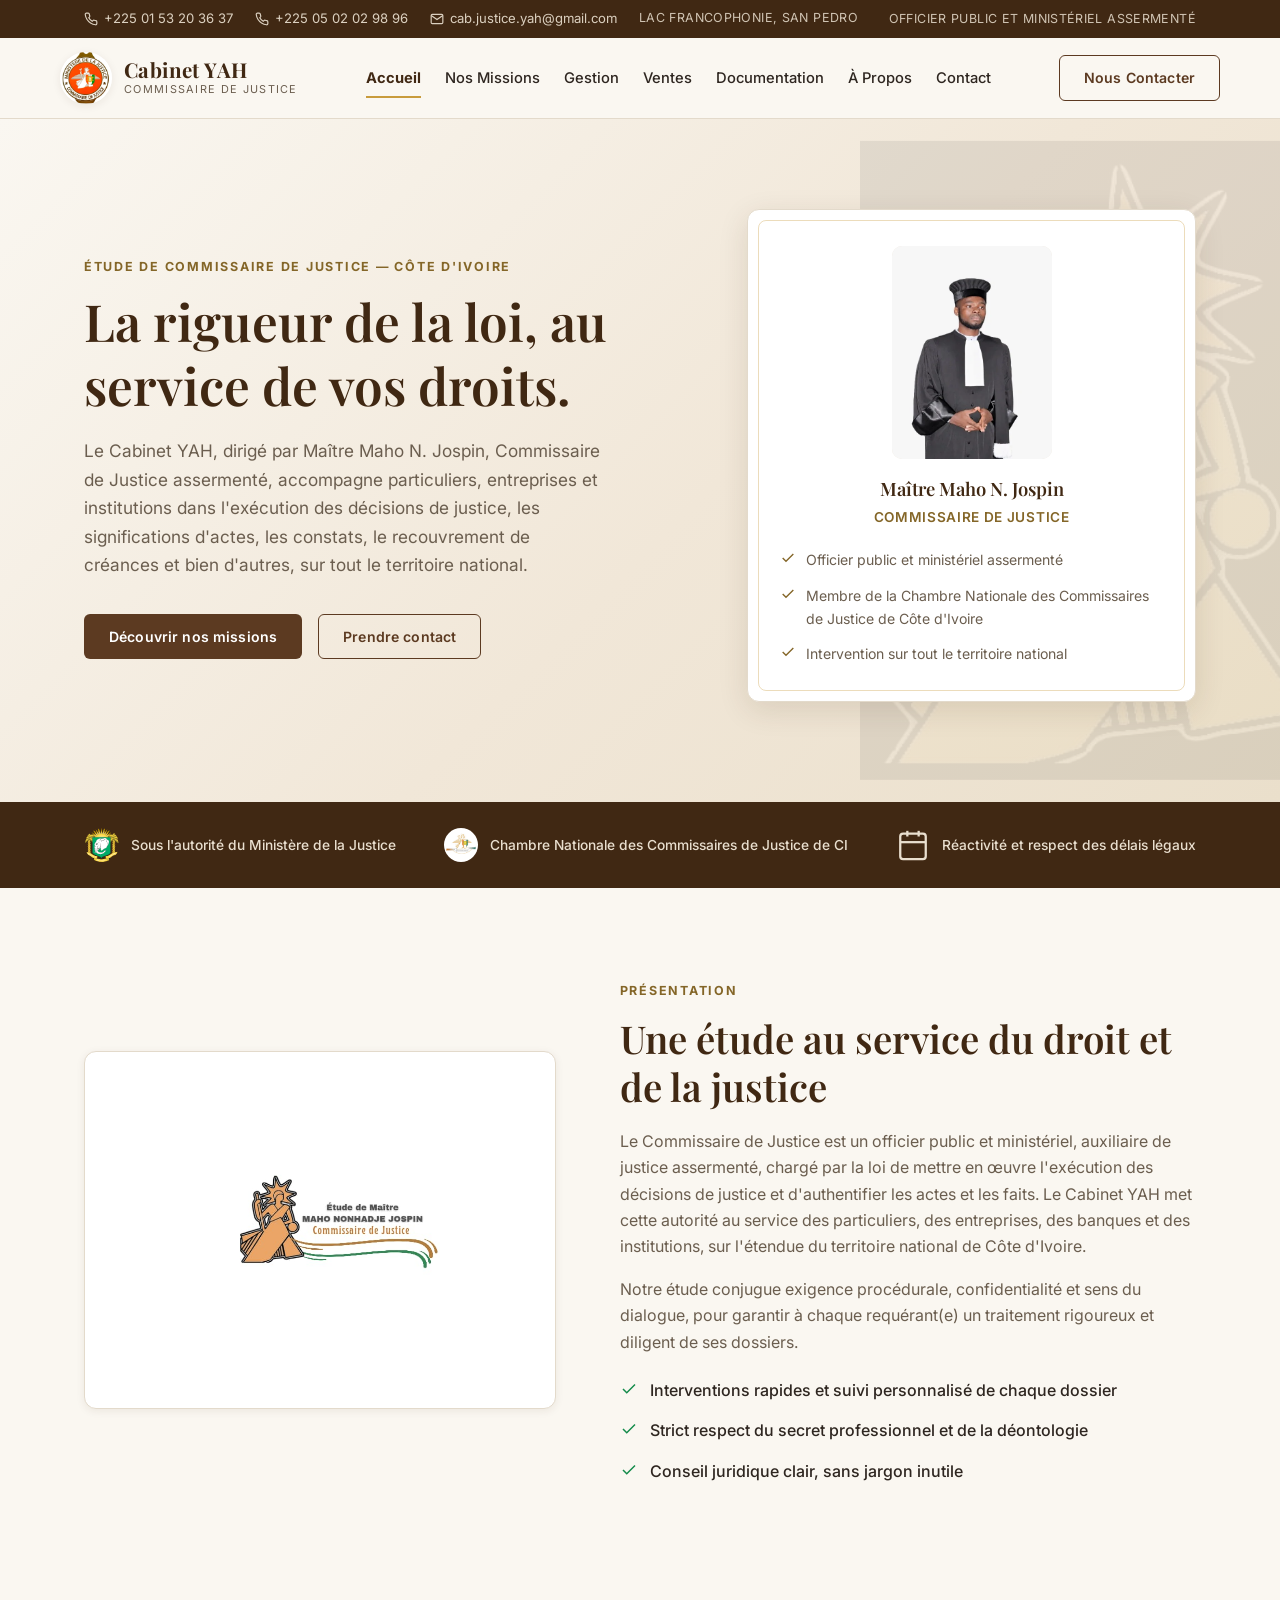
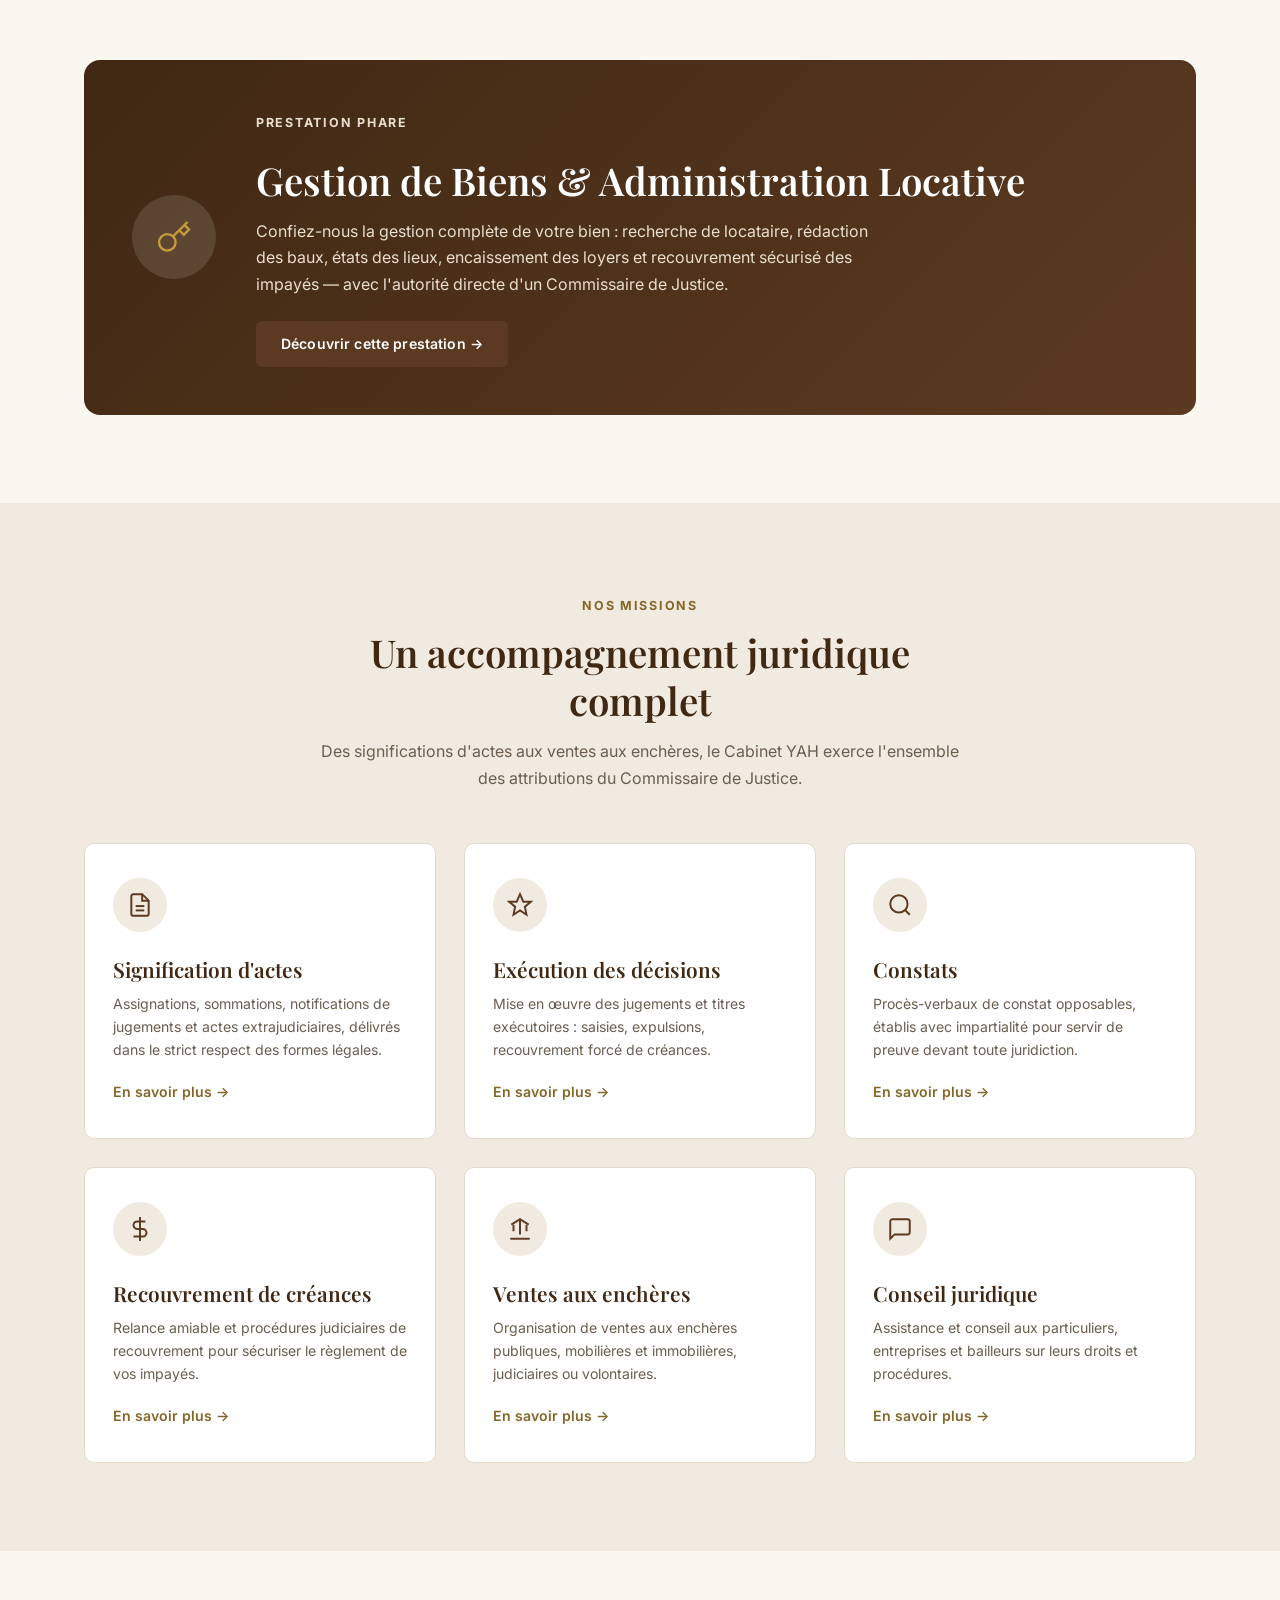
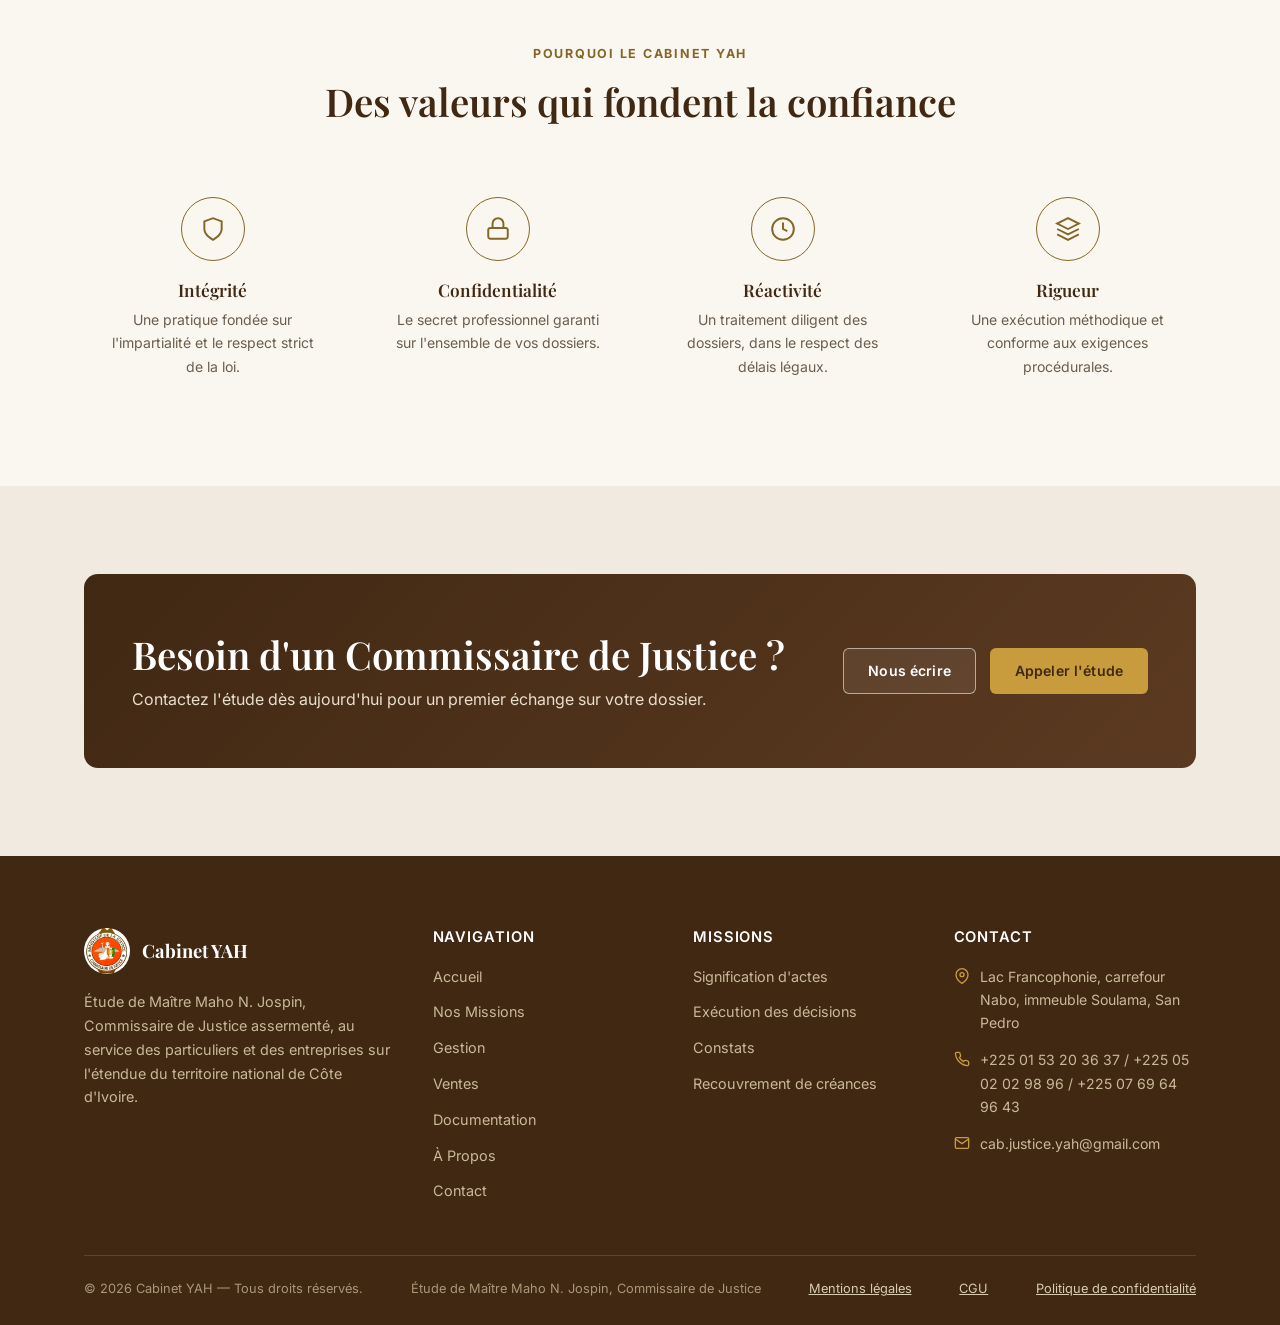
<file: index.html>
<!DOCTYPE html>
<html lang="fr">
<head>
<meta charset="UTF-8">
<meta name="viewport" content="width=device-width, initial-scale=1.0">
<title>Cabinet YAH — Étude de Maître Maho N. Jospin, Commissaire de Justice | Côte d'Ivoire</title>
<meta name="description" content="Cabinet YAH, étude de Maître Maho N. Jospin, Commissaire de Justice en Côte d'Ivoire : significations, exécutions, constats, recouvrement de créances.">

<meta property="og:type" content="website">
<meta property="og:site_name" content="Cabinet YAH">
<meta property="og:locale" content="fr_CI">
<meta property="og:title" content="Cabinet YAH — Étude de Maître Maho N. Jospin, Commissaire de Justice | Côte d'Ivoire">
<meta property="og:description" content="Cabinet YAH, étude de Maître Maho N. Jospin, Commissaire de Justice en Côte d'Ivoire : significations, exécutions, constats, recouvrement de créances.">
<meta property="og:image" content="https://cabinetyah.com/assets/img/sceau-ministere-justice.jpeg">
<meta property="og:url" content="https://cabinetyah.com/">
<meta name="twitter:card" content="summary_large_image">
<meta name="twitter:title" content="Cabinet YAH — Étude de Maître Maho N. Jospin, Commissaire de Justice | Côte d'Ivoire">
<meta name="twitter:description" content="Cabinet YAH, étude de Maître Maho N. Jospin, Commissaire de Justice en Côte d'Ivoire : significations, exécutions, constats, recouvrement de créances.">
<meta name="twitter:image" content="https://cabinetyah.com/assets/img/sceau-ministere-justice.jpeg">
<link rel="canonical" href="https://cabinetyah.com/">

<link rel="preconnect" href="https://fonts.googleapis.com">
<link rel="preconnect" href="https://fonts.gstatic.com" crossorigin>
<link href="https://fonts.googleapis.com/css2?family=Playfair+Display:ital,wght@0,500;0,600;0,700;1,500&family=Inter:wght@400;500;600;700&display=swap" rel="stylesheet">

<link rel="icon" href="favicon.ico" sizes="any">
<link rel="icon" type="image/png" sizes="32x32" href="favicon-32x32.png">
<link rel="icon" type="image/png" sizes="16x16" href="favicon-16x16.png">
<link rel="apple-touch-icon" sizes="180x180" href="apple-touch-icon.png">
<link rel="stylesheet" href="css/style.css?v=4">

<script type="application/ld+json">
{
  "@context": "https://schema.org",
  "@type": "LegalService",
  "name": "Cabinet YAH — Étude de Maître Maho N. Jospin, Commissaire de Justice",
  "image": "https://cabinetyah.com/assets/img/sceau-ministere-justice.jpeg",
  "url": "https://cabinetyah.com/",
  "telephone": ["+225 05 02 02 98 96", "+225 01 53 20 36 37", "+225 07 69 64 96 43"],
  "email": "cab.justice.yah@gmail.com",
  "address": {
    "@type": "PostalAddress",
    "streetAddress": "Lac Francophonie, carrefour Nabo, immeuble Soulama",
    "addressLocality": "San Pedro",
    "addressCountry": "CI"
  },
  "openingHoursSpecification": {
    "@type": "OpeningHoursSpecification",
    "dayOfWeek": ["Monday", "Tuesday", "Wednesday", "Thursday", "Friday"],
    "opens": "08:00",
    "closes": "17:00"
  },
  "areaServed": "Côte d'Ivoire"
}
</script>
</head>
<body>

<div class="topbar">
  <div class="container">
    <div class="topbar__contacts">
      <a href="tel:+2250153203637">
        <svg width="14" height="14" viewBox="0 0 24 24" fill="none" stroke="currentColor" stroke-width="2"><path d="M22 16.92v3a2 2 0 0 1-2.18 2 19.79 19.79 0 0 1-8.63-3.07 19.5 19.5 0 0 1-6-6 19.79 19.79 0 0 1-3.07-8.67A2 2 0 0 1 4.11 2h3a2 2 0 0 1 2 1.72c.127.96.361 1.903.7 2.81a2 2 0 0 1-.45 2.11L8.09 9.91a16 16 0 0 0 6 6l1.27-1.27a2 2 0 0 1 2.11-.45c.907.339 1.85.573 2.81.7A2 2 0 0 1 22 16.92z"/></svg>
        +225 01 53 20 36 37
      </a>
      <a href="tel:+2250502029896">
        <svg width="14" height="14" viewBox="0 0 24 24" fill="none" stroke="currentColor" stroke-width="2"><path d="M22 16.92v3a2 2 0 0 1-2.18 2 19.79 19.79 0 0 1-8.63-3.07 19.5 19.5 0 0 1-6-6 19.79 19.79 0 0 1-3.07-8.67A2 2 0 0 1 4.11 2h3a2 2 0 0 1 2 1.72c.127.96.361 1.903.7 2.81a2 2 0 0 1-.45 2.11L8.09 9.91a16 16 0 0 0 6 6l1.27-1.27a2 2 0 0 1 2.11-.45c.907.339 1.85.573 2.81.7A2 2 0 0 1 22 16.92z"/></svg>
        +225 05 02 02 98 96
      </a>
      <a href="mailto:cab.justice.yah@gmail.com">
        <svg width="14" height="14" viewBox="0 0 24 24" fill="none" stroke="currentColor" stroke-width="2"><path d="M4 4h16v16H4z" opacity="0"/><path d="M22 6l-10 7L2 6"/><rect x="2" y="4" width="20" height="16" rx="2"/></svg>
        cab.justice.yah@gmail.com
      </a>
      <span class="topbar__badge">Lac Francophonie, San Pedro</span>
    </div>
    <div class="topbar__badge">OFFICIER PUBLIC ET MINISTÉRIEL ASSERMENTÉ</div>
  </div>
</div>

<header class="header">
  <div class="container nav" id="siteNav">
    <a href="index.html" class="brand">
      <img src="assets/img/sceau-ministere-justice.jpeg" alt="Cabinet YAH — Commissaire de Justice" class="brand__seal">
      <span class="brand__text">
        <span class="brand__name">Cabinet YAH</span>
        <span class="brand__tagline">Commissaire de Justice</span>
      </span>
    </a>
    <nav class="nav__links">
      <a href="index.html">Accueil</a>
      <a href="missions.html">Nos Missions</a>
      <a href="gestion.html">Gestion</a>
      <a href="ventes.html">Ventes</a>
      <a href="documentation.html">Documentation</a>
      <a href="a-propos.html">À Propos</a>
      <a href="contact.html">Contact</a>
    </nav>
    <div class="nav__actions">
      <a href="contact.html" class="btn btn--outline">Nous Contacter</a>
    </div>
  </div>
</header>
<nav class="bottom-nav" aria-label="Navigation mobile">
  <div class="bottom-nav__list">
    <a href="index.html" class="bottom-nav__link">
      <svg width="20" height="20" viewBox="0 0 24 24" fill="none" stroke="currentColor" stroke-width="2"><path d="M3 9l9-7 9 7v11a2 2 0 0 1-2 2H5a2 2 0 0 1-2-2z"/><polyline points="9 22 9 12 15 12 15 22"/></svg>
      Accueil
    </a>
    <a href="missions.html" class="bottom-nav__link">
      <svg width="20" height="20" viewBox="0 0 24 24" fill="none" stroke="currentColor" stroke-width="2"><rect x="2" y="7" width="20" height="14" rx="2"/><path d="M16 21V5a2 2 0 0 0-2-2h-4a2 2 0 0 0-2 2v16"/></svg>
      Missions
    </a>
    <a href="gestion.html" class="bottom-nav__link">
      <svg width="20" height="20" viewBox="0 0 24 24" fill="none" stroke="currentColor" stroke-width="2"><path d="M21 2l-2 2m-7.61 7.61a5.5 5.5 0 1 1-7.778 7.778 5.5 5.5 0 0 1 7.777-7.777zm0 0L15.5 7.5m0 0l3 3L22 7l-3-3m-3.5 3.5L19 4"/></svg>
      Gestion
    </a>
    <a href="ventes.html" class="bottom-nav__link">
      <svg width="20" height="20" viewBox="0 0 24 24" fill="none" stroke="currentColor" stroke-width="2"><path d="M3 21h18"/><path d="M12 3v14"/><path d="M4 8l8-5 8 5"/><path d="M6 8v6M18 8v6"/></svg>
      Ventes
    </a>
    <button type="button" class="bottom-nav__link bottom-nav__more-toggle" aria-label="Plus d'options" aria-expanded="false" aria-controls="bottom-nav-more">
      <svg width="20" height="20" viewBox="0 0 24 24" fill="none" stroke="currentColor" stroke-width="2"><line x1="3" y1="6" x2="21" y2="6"/><line x1="3" y1="12" x2="21" y2="12"/><line x1="3" y1="18" x2="21" y2="18"/></svg>
      Menu
    </button>
  </div>
  <div class="bottom-nav__more" id="bottom-nav-more">
    <a href="documentation.html" class="bottom-nav__link">
      <svg width="18" height="18" viewBox="0 0 24 24" fill="none" stroke="currentColor" stroke-width="2"><path d="M14 2H6a2 2 0 0 0-2 2v16a2 2 0 0 0 2 2h12a2 2 0 0 0 2-2V8z"/><polyline points="14 2 14 8 20 8"/><line x1="8" y1="13" x2="16" y2="13"/><line x1="8" y1="17" x2="16" y2="17"/></svg>
      Documentation
    </a>
    <a href="a-propos.html" class="bottom-nav__link">
      <svg width="18" height="18" viewBox="0 0 24 24" fill="none" stroke="currentColor" stroke-width="2"><path d="M20 21v-2a4 4 0 0 0-4-4H8a4 4 0 0 0-4 4v2"/><circle cx="12" cy="7" r="4"/></svg>
      À Propos
    </a>
    <a href="contact.html" class="bottom-nav__link">
      <svg width="18" height="18" viewBox="0 0 24 24" fill="none" stroke="currentColor" stroke-width="2"><path d="M22 16.92v3a2 2 0 0 1-2.18 2 19.79 19.79 0 0 1-8.63-3.07 19.5 19.5 0 0 1-6-6 19.79 19.79 0 0 1-3.07-8.67A2 2 0 0 1 4.11 2h3a2 2 0 0 1 2 1.72c.127.96.361 1.903.7 2.81a2 2 0 0 1-.45 2.11L8.09 9.91a16 16 0 0 0 6 6l1.27-1.27a2 2 0 0 1 2.11-.45c.907.339 1.85.573 2.81.7A2 2 0 0 1 22 16.92z"/></svg>
      Contact
    </a>
  </div>
</nav>


<section class="hero">
  <img src="assets/img/silhouette-justice-or.jpeg" alt="" class="hero__watermark">
  <div class="container">
    <div>
      <span class="eyebrow">Étude de Commissaire de Justice — Côte d'Ivoire</span>
      <h1>La rigueur de la loi, au service de vos droits.</h1>
      <p class="hero__subtitle">Le Cabinet YAH, dirigé par Maître Maho N. Jospin, Commissaire de Justice assermenté, accompagne particuliers, entreprises et institutions dans l'exécution des décisions de justice, les significations d'actes, les constats, le recouvrement de créances et bien d'autres, sur tout le territoire national.</p>
      <div class="hero__actions">
        <a href="missions.html" class="btn btn--primary">Découvrir nos missions</a>
        <a href="contact.html" class="btn btn--outline">Prendre contact</a>
      </div>
    </div>
    <div class="hero__panel">
      <picture>
        <source srcset="assets/img/maho-portrait-hero.webp" type="image/webp">
        <img src="assets/img/maho-portrait-hero.jpg" alt="Maître Maho N. Jospin">
      </picture>
      <h2>Maître Maho N. Jospin</h2>
      <p class="hero__panel-role">Commissaire de Justice</p>
      <ul class="hero__panel-list">
        <li><svg width="16" height="16" viewBox="0 0 24 24" fill="none" stroke="currentColor" stroke-width="2"><polyline points="20 6 9 17 4 12"/></svg> Officier public et ministériel assermenté</li>
        <li><svg width="16" height="16" viewBox="0 0 24 24" fill="none" stroke="currentColor" stroke-width="2"><polyline points="20 6 9 17 4 12"/></svg> Membre de la Chambre Nationale des Commissaires de Justice de Côte d'Ivoire</li>
        <li><svg width="16" height="16" viewBox="0 0 24 24" fill="none" stroke="currentColor" stroke-width="2"><polyline points="20 6 9 17 4 12"/></svg> Intervention sur tout le territoire national</li>
      </ul>
    </div>
  </div>
</section>

<div class="trustbar">
  <div class="container">
    <div class="trustbar__item reveal">
      <img src="assets/img/sceau-ministere-justice.svg" alt="Ministère de la Justice" loading="lazy">
      Sous l'autorité du Ministère de la Justice
    </div>
    <div class="trustbar__item reveal">
      <img src="assets/img/logo-chambre-nationale.jpeg" alt="Chambre Nationale des Commissaires de Justice de Côte d'Ivoire" loading="lazy">
      Chambre Nationale des Commissaires de Justice de CI
    </div>
    <div class="trustbar__item reveal">
      <svg width="34" height="34" viewBox="0 0 24 24" fill="none" stroke="currentColor" stroke-width="1.6"><rect x="3" y="4" width="18" height="18" rx="2"/><line x1="16" y1="2" x2="16" y2="6"/><line x1="8" y1="2" x2="8" y2="6"/><line x1="3" y1="10" x2="21" y2="10"/></svg>
      Réactivité et respect des délais légaux
    </div>
  </div>
</div>

<section class="section">
  <div class="container split">
    <div class="split__media reveal">
      <img src="assets/img/logo-etude-maho.jpeg" alt="Étude de Maître Maho Nonhadje Jospin, Commissaire de Justice" loading="lazy">
    </div>
    <div class="split__body reveal">
      <span class="eyebrow">Présentation</span>
      <h2>Une étude au service du droit et de la justice</h2>
      <p>Le Commissaire de Justice est un officier public et ministériel, auxiliaire de justice assermenté, chargé par la loi de mettre en œuvre l'exécution des décisions de justice et d'authentifier les actes et les faits. Le Cabinet YAH met cette autorité au service des particuliers, des entreprises, des banques et des institutions, sur l'étendue du territoire national de Côte d'Ivoire.</p>
      <p>Notre étude conjugue exigence procédurale, confidentialité et sens du dialogue, pour garantir à chaque requérant(e) un traitement rigoureux et diligent de ses dossiers.</p>
      <ul class="split__list">
        <li><svg width="18" height="18" viewBox="0 0 24 24" fill="none" stroke="currentColor" stroke-width="2"><polyline points="20 6 9 17 4 12"/></svg> Interventions rapides et suivi personnalisé de chaque dossier</li>
        <li><svg width="18" height="18" viewBox="0 0 24 24" fill="none" stroke="currentColor" stroke-width="2"><polyline points="20 6 9 17 4 12"/></svg> Strict respect du secret professionnel et de la déontologie</li>
        <li><svg width="18" height="18" viewBox="0 0 24 24" fill="none" stroke="currentColor" stroke-width="2"><polyline points="20 6 9 17 4 12"/></svg> Conseil juridique clair, sans jargon inutile</li>
      </ul>
    </div>
  </div>
</section>

<section class="section">
  <div class="container">
    <div class="featured-service reveal">
      <div class="featured-service__icon">
        <svg width="36" height="36" viewBox="0 0 24 24" fill="none" stroke="currentColor" stroke-width="1.6"><path d="M21 2l-2 2m-7.61 7.61a5.5 5.5 0 1 1-7.778 7.778 5.5 5.5 0 0 1 7.777-7.777zm0 0L15.5 7.5m0 0l3 3L22 7l-3-3m-3.5 3.5L19 4"/></svg>
      </div>
      <div class="featured-service__body">
        <span class="eyebrow">Prestation phare</span>
        <h2>Gestion de Biens & Administration Locative</h2>
        <p>Confiez-nous la gestion complète de votre bien : recherche de locataire, rédaction des baux, états des lieux, encaissement des loyers et recouvrement sécurisé des impayés — avec l'autorité directe d'un Commissaire de Justice.</p>
        <a href="gestion.html" class="btn btn--primary">Découvrir cette prestation →</a>
      </div>
    </div>
  </div>
</section>

<section class="section section--alt">
  <div class="container">
    <div class="section-head reveal">
      <span class="eyebrow">Nos missions</span>
      <h2>Un accompagnement juridique complet</h2>
      <p>Des significations d'actes aux ventes aux enchères, le Cabinet YAH exerce l'ensemble des attributions du Commissaire de Justice.</p>
    </div>
    <div class="grid">
      <div class="card reveal">
        <div class="card__icon"><svg width="26" height="26" viewBox="0 0 24 24" fill="none" stroke="currentColor" stroke-width="1.8"><path d="M14 2H6a2 2 0 0 0-2 2v16a2 2 0 0 0 2 2h12a2 2 0 0 0 2-2V8z"/><polyline points="14 2 14 8 20 8"/><line x1="8" y1="13" x2="16" y2="13"/><line x1="8" y1="17" x2="16" y2="17"/></svg></div>
        <h3>Signification d'actes</h3>
        <p>Assignations, sommations, notifications de jugements et actes extrajudiciaires, délivrés dans le strict respect des formes légales.</p>
        <a href="missions.html#signification" class="card__link">En savoir plus →</a>
      </div>
      <div class="card reveal">
        <div class="card__icon"><svg width="26" height="26" viewBox="0 0 24 24" fill="none" stroke="currentColor" stroke-width="1.8"><path d="M12 2l3 7h7l-5.5 4.5L18 21l-6-4-6 4 1.5-7.5L2 9h7z"/></svg></div>
        <h3>Exécution des décisions</h3>
        <p>Mise en œuvre des jugements et titres exécutoires : saisies, expulsions, recouvrement forcé de créances.</p>
        <a href="missions.html#execution" class="card__link">En savoir plus →</a>
      </div>
      <div class="card reveal">
        <div class="card__icon"><svg width="26" height="26" viewBox="0 0 24 24" fill="none" stroke="currentColor" stroke-width="1.8"><circle cx="11" cy="11" r="8"/><line x1="21" y1="21" x2="16.65" y2="16.65"/></svg></div>
        <h3>Constats</h3>
        <p>Procès-verbaux de constat opposables, établis avec impartialité pour servir de preuve devant toute juridiction.</p>
        <a href="missions.html#constats" class="card__link">En savoir plus →</a>
      </div>
      <div class="card reveal">
        <div class="card__icon"><svg width="26" height="26" viewBox="0 0 24 24" fill="none" stroke="currentColor" stroke-width="1.8"><line x1="12" y1="1" x2="12" y2="23"/><path d="M17 5H9.5a3.5 3.5 0 0 0 0 7h5a3.5 3.5 0 0 1 0 7H6"/></svg></div>
        <h3>Recouvrement de créances</h3>
        <p>Relance amiable et procédures judiciaires de recouvrement pour sécuriser le règlement de vos impayés.</p>
        <a href="missions.html#recouvrement" class="card__link">En savoir plus →</a>
      </div>
      <div class="card reveal">
        <div class="card__icon"><svg width="26" height="26" viewBox="0 0 24 24" fill="none" stroke="currentColor" stroke-width="1.8"><path d="M20.42 4.58a5.4 5.4 0 0 0-7.65 0l-.77.78-.77-.78a5.4 5.4 0 0 0-7.65 7.65l8.42 8.42 8.42-8.42a5.4 5.4 0 0 0 0-7.65z" opacity="0"/><path d="M3 21h18"/><path d="M12 3v14"/><path d="M4 8l8-5 8 5"/><path d="M6 8v6M18 8v6"/></svg></div>
        <h3>Ventes aux enchères</h3>
        <p>Organisation de ventes aux enchères publiques, mobilières et immobilières, judiciaires ou volontaires.</p>
        <a href="missions.html#ventes" class="card__link">En savoir plus →</a>
      </div>
      <div class="card reveal">
        <div class="card__icon"><svg width="26" height="26" viewBox="0 0 24 24" fill="none" stroke="currentColor" stroke-width="1.8"><path d="M21 15a2 2 0 0 1-2 2H7l-4 4V5a2 2 0 0 1 2-2h14a2 2 0 0 1 2 2z"/></svg></div>
        <h3>Conseil juridique</h3>
        <p>Assistance et conseil aux particuliers, entreprises et bailleurs sur leurs droits et procédures.</p>
        <a href="missions.html#conseil" class="card__link">En savoir plus →</a>
      </div>
    </div>
  </div>
</section>

<section class="section">
  <div class="container">
    <div class="section-head reveal">
      <span class="eyebrow">Pourquoi le Cabinet YAH</span>
      <h2>Des valeurs qui fondent la confiance</h2>
    </div>
    <div class="values">
      <div class="value reveal">
        <div class="value__icon"><svg width="26" height="26" viewBox="0 0 24 24" fill="none" stroke="currentColor" stroke-width="1.8"><path d="M12 22s8-4 8-10V5l-8-3-8 3v7c0 6 8 10 8 10z"/></svg></div>
        <h3>Intégrité</h3>
        <p>Une pratique fondée sur l'impartialité et le respect strict de la loi.</p>
      </div>
      <div class="value reveal">
        <div class="value__icon"><svg width="26" height="26" viewBox="0 0 24 24" fill="none" stroke="currentColor" stroke-width="1.8"><rect x="3" y="11" width="18" height="10" rx="2"/><path d="M7 11V7a5 5 0 0 1 10 0v4"/></svg></div>
        <h3>Confidentialité</h3>
        <p>Le secret professionnel garanti sur l'ensemble de vos dossiers.</p>
      </div>
      <div class="value reveal">
        <div class="value__icon"><svg width="26" height="26" viewBox="0 0 24 24" fill="none" stroke="currentColor" stroke-width="1.8"><circle cx="12" cy="12" r="10"/><polyline points="12 6 12 12 16 14"/></svg></div>
        <h3>Réactivité</h3>
        <p>Un traitement diligent des dossiers, dans le respect des délais légaux.</p>
      </div>
      <div class="value reveal">
        <div class="value__icon"><svg width="26" height="26" viewBox="0 0 24 24" fill="none" stroke="currentColor" stroke-width="1.8"><path d="M12 2L2 7l10 5 10-5-10-5z"/><path d="M2 17l10 5 10-5"/><path d="M2 12l10 5 10-5"/></svg></div>
        <h3>Rigueur</h3>
        <p>Une exécution méthodique et conforme aux exigences procédurales.</p>
      </div>
    </div>
  </div>
</section>

<section class="section section--alt">
  <div class="container">
    <div class="cta-banner reveal">
      <div>
        <h2>Besoin d'un Commissaire de Justice ?</h2>
        <p>Contactez l'étude dès aujourd'hui pour un premier échange sur votre dossier.</p>
      </div>
      <div class="cta-banner__actions">
        <a href="contact.html" class="btn btn--ghost-light">Nous écrire</a>
        <a href="tel:+2250153203637" class="btn btn--accent">Appeler l'étude</a>
      </div>
    </div>
  </div>
</section>

<footer class="footer">
  <div class="container">
    <div class="footer__grid">
      <div>
        <div class="footer__brand">
          <img src="assets/img/sceau-ministere-justice.jpeg" alt="Cabinet YAH" loading="lazy">
          <strong>Cabinet YAH</strong>
        </div>
        <p>Étude de Maître Maho N. Jospin, Commissaire de Justice assermenté, au service des particuliers et des entreprises sur l'étendue du territoire national de Côte d'Ivoire.</p>
      </div>
      <div>
        <h3>Navigation</h3>
        <div class="footer__links">
          <a href="index.html">Accueil</a>
          <a href="missions.html">Nos Missions</a>
          <a href="gestion.html">Gestion</a>
          <a href="ventes.html">Ventes</a>
          <a href="documentation.html">Documentation</a>
          <a href="a-propos.html">À Propos</a>
          <a href="contact.html">Contact</a>
        </div>
      </div>
      <div>
        <h3>Missions</h3>
        <div class="footer__links">
          <a href="missions.html#signification">Signification d'actes</a>
          <a href="missions.html#execution">Exécution des décisions</a>
          <a href="missions.html#constats">Constats</a>
          <a href="missions.html#recouvrement">Recouvrement de créances</a>
        </div>
      </div>
      <div>
        <h3>Contact</h3>
        <ul class="footer__contact">
          <li><svg width="16" height="16" viewBox="0 0 24 24" fill="none" stroke="currentColor" stroke-width="2"><path d="M21 10c0 7-9 13-9 13s-9-6-9-13a9 9 0 0 1 18 0z"/><circle cx="12" cy="10" r="3"/></svg> Lac Francophonie, carrefour Nabo, immeuble Soulama, San Pedro</li>
          <li><svg width="16" height="16" viewBox="0 0 24 24" fill="none" stroke="currentColor" stroke-width="2"><path d="M22 16.92v3a2 2 0 0 1-2.18 2 19.79 19.79 0 0 1-8.63-3.07 19.5 19.5 0 0 1-6-6 19.79 19.79 0 0 1-3.07-8.67A2 2 0 0 1 4.11 2h3a2 2 0 0 1 2 1.72c.127.96.361 1.903.7 2.81a2 2 0 0 1-.45 2.11L8.09 9.91a16 16 0 0 0 6 6l1.27-1.27a2 2 0 0 1 2.11-.45c.907.339 1.85.573 2.81.7A2 2 0 0 1 22 16.92z"/></svg> +225 01 53 20 36 37 / +225 05 02 02 98 96 / +225 07 69 64 96 43</li>
          <li><svg width="16" height="16" viewBox="0 0 24 24" fill="none" stroke="currentColor" stroke-width="2"><path d="M22 6l-10 7L2 6"/><rect x="2" y="4" width="20" height="16" rx="2"/></svg> cab.justice.yah@gmail.com</li>
        </ul>
      </div>
    </div>
    <div class="footer__bottom">
      <span>© <span id="year"></span> Cabinet YAH — Tous droits réservés.</span>
      <span>Étude de Maître Maho N. Jospin, Commissaire de Justice</span>
      <a href="mentions-legales.html">Mentions légales</a>
      <a href="cgu.html">CGU</a>
      <a href="confidentialite.html">Politique de confidentialité</a>
    </div>
  </div>
</footer>

<script src="js/main.js?v=2"></script>
</body>
</html>
</file>
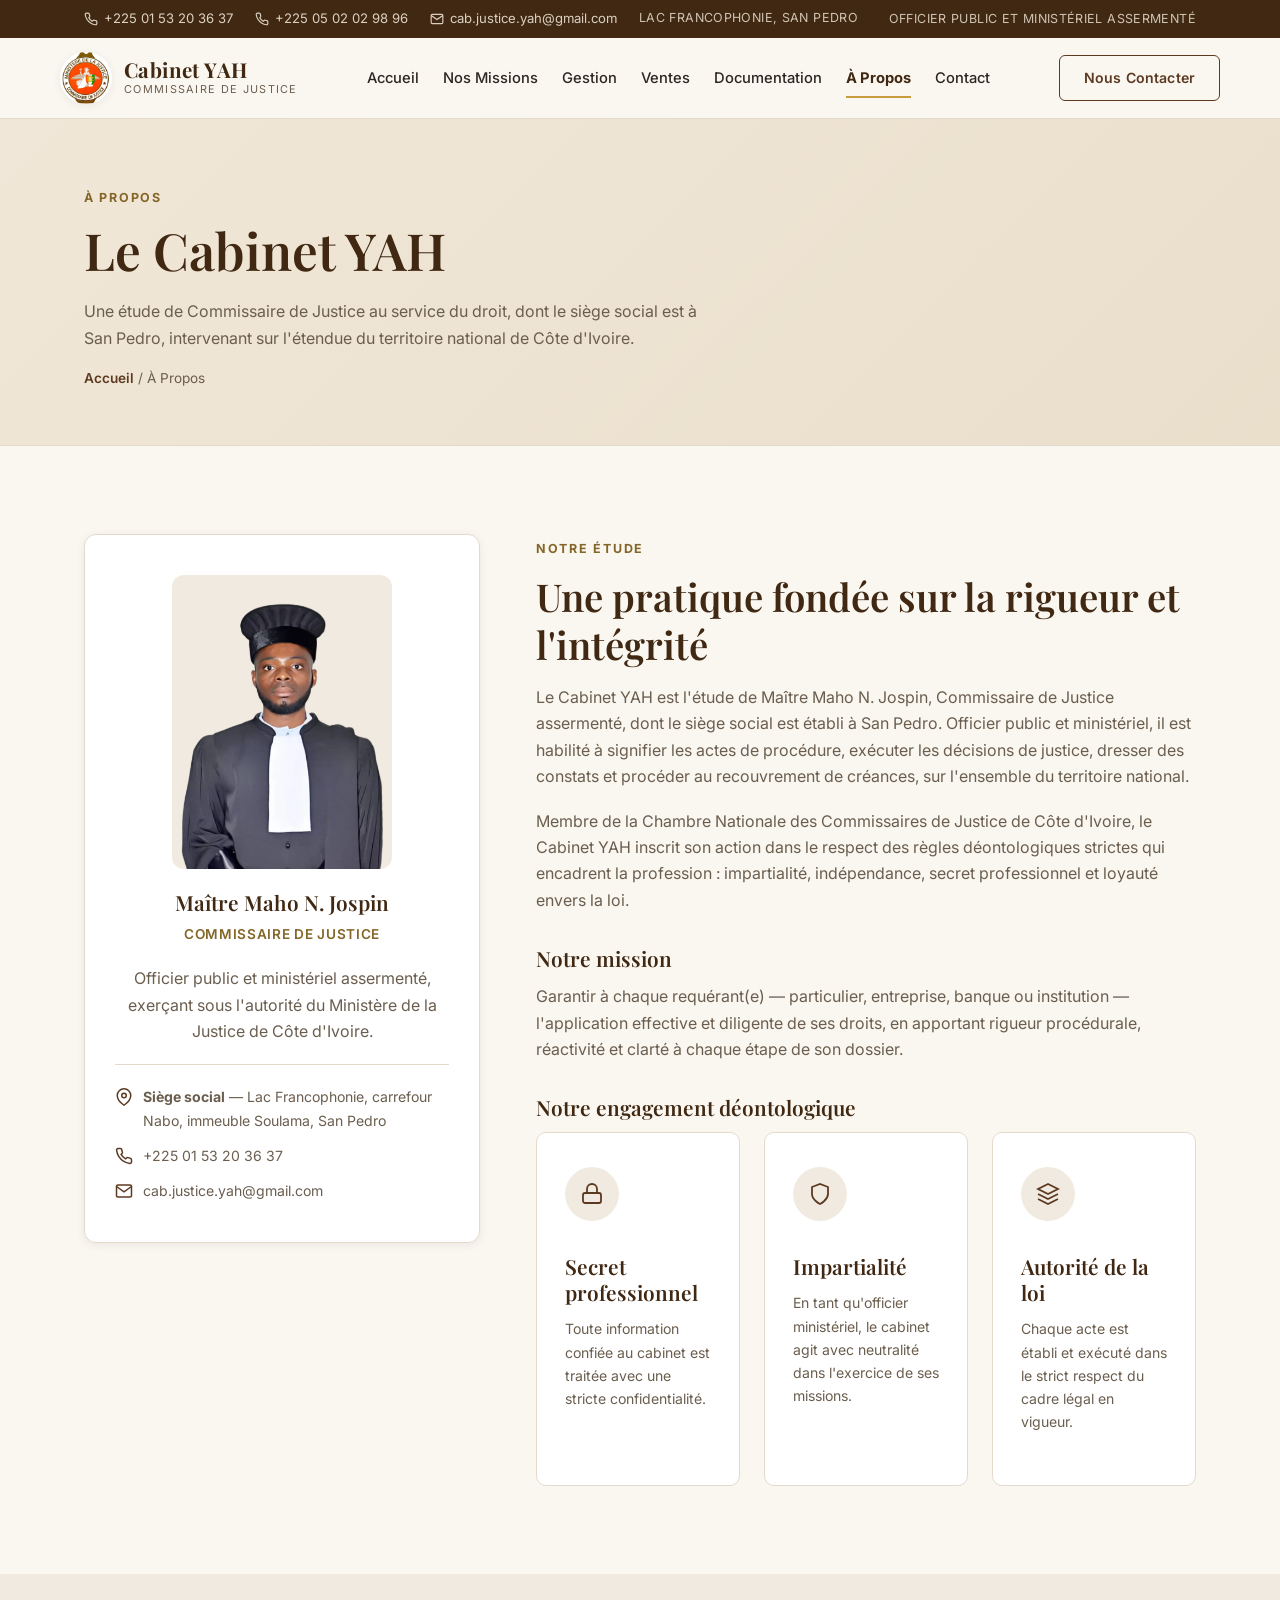
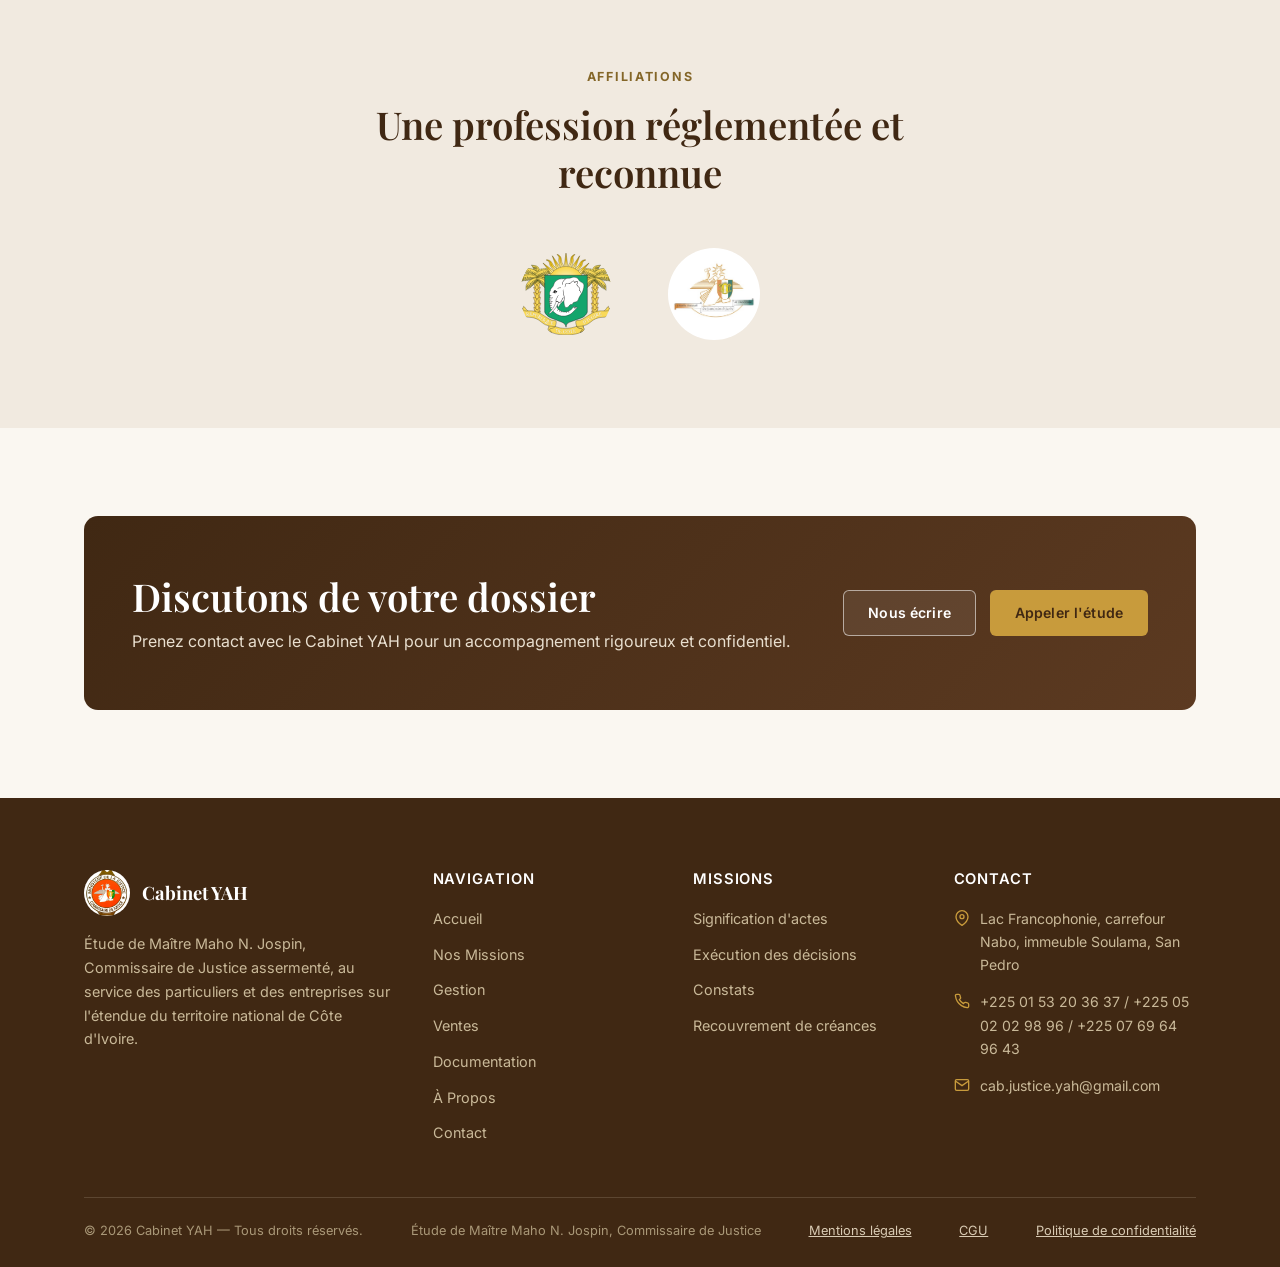
<file: a-propos.html>
<!DOCTYPE html>
<html lang="fr">
<head>
<meta charset="UTF-8">
<meta name="viewport" content="width=device-width, initial-scale=1.0">
<title>À Propos — Maître Maho N. Jospin, Commissaire de Justice | Cabinet YAH</title>
<meta name="description" content="Le Cabinet YAH, dirigé par Maître Maho N. Jospin, Commissaire de Justice assermenté, membre de la Chambre Nationale, intervient sur toute la Côte d'Ivoire.">

<meta property="og:type" content="website">
<meta property="og:site_name" content="Cabinet YAH">
<meta property="og:locale" content="fr_CI">
<meta property="og:title" content="À Propos — Maître Maho N. Jospin, Commissaire de Justice | Cabinet YAH">
<meta property="og:description" content="Le Cabinet YAH, dirigé par Maître Maho N. Jospin, Commissaire de Justice assermenté, membre de la Chambre Nationale, intervient sur toute la Côte d'Ivoire.">
<meta property="og:image" content="https://cabinetyah.com/assets/img/sceau-ministere-justice.jpeg">
<meta property="og:url" content="https://cabinetyah.com/a-propos.html">
<meta name="twitter:card" content="summary_large_image">
<meta name="twitter:title" content="À Propos — Maître Maho N. Jospin, Commissaire de Justice | Cabinet YAH">
<meta name="twitter:description" content="Le Cabinet YAH, dirigé par Maître Maho N. Jospin, Commissaire de Justice assermenté, membre de la Chambre Nationale, intervient sur toute la Côte d'Ivoire.">
<meta name="twitter:image" content="https://cabinetyah.com/assets/img/sceau-ministere-justice.jpeg">
<link rel="canonical" href="https://cabinetyah.com/a-propos.html">

<link rel="preconnect" href="https://fonts.googleapis.com">
<link rel="preconnect" href="https://fonts.gstatic.com" crossorigin>
<link href="https://fonts.googleapis.com/css2?family=Playfair+Display:ital,wght@0,500;0,600;0,700;1,500&family=Inter:wght@400;500;600;700&display=swap" rel="stylesheet">

<link rel="icon" href="favicon.ico" sizes="any">
<link rel="icon" type="image/png" sizes="32x32" href="favicon-32x32.png">
<link rel="icon" type="image/png" sizes="16x16" href="favicon-16x16.png">
<link rel="apple-touch-icon" sizes="180x180" href="apple-touch-icon.png">
<link rel="stylesheet" href="css/style.css?v=4">
</head>
<body>

<div class="topbar">
  <div class="container">
    <div class="topbar__contacts">
      <a href="tel:+2250153203637">
        <svg width="14" height="14" viewBox="0 0 24 24" fill="none" stroke="currentColor" stroke-width="2"><path d="M22 16.92v3a2 2 0 0 1-2.18 2 19.79 19.79 0 0 1-8.63-3.07 19.5 19.5 0 0 1-6-6 19.79 19.79 0 0 1-3.07-8.67A2 2 0 0 1 4.11 2h3a2 2 0 0 1 2 1.72c.127.96.361 1.903.7 2.81a2 2 0 0 1-.45 2.11L8.09 9.91a16 16 0 0 0 6 6l1.27-1.27a2 2 0 0 1 2.11-.45c.907.339 1.85.573 2.81.7A2 2 0 0 1 22 16.92z"/></svg>
        +225 01 53 20 36 37
      </a>
      <a href="tel:+2250502029896">
        <svg width="14" height="14" viewBox="0 0 24 24" fill="none" stroke="currentColor" stroke-width="2"><path d="M22 16.92v3a2 2 0 0 1-2.18 2 19.79 19.79 0 0 1-8.63-3.07 19.5 19.5 0 0 1-6-6 19.79 19.79 0 0 1-3.07-8.67A2 2 0 0 1 4.11 2h3a2 2 0 0 1 2 1.72c.127.96.361 1.903.7 2.81a2 2 0 0 1-.45 2.11L8.09 9.91a16 16 0 0 0 6 6l1.27-1.27a2 2 0 0 1 2.11-.45c.907.339 1.85.573 2.81.7A2 2 0 0 1 22 16.92z"/></svg>
        +225 05 02 02 98 96
      </a>
      <a href="mailto:cab.justice.yah@gmail.com">
        <svg width="14" height="14" viewBox="0 0 24 24" fill="none" stroke="currentColor" stroke-width="2"><path d="M4 4h16v16H4z" opacity="0"/><path d="M22 6l-10 7L2 6"/><rect x="2" y="4" width="20" height="16" rx="2"/></svg>
        cab.justice.yah@gmail.com
      </a>
      <span class="topbar__badge">Lac Francophonie, San Pedro</span>
    </div>
    <div class="topbar__badge">OFFICIER PUBLIC ET MINISTÉRIEL ASSERMENTÉ</div>
  </div>
</div>

<header class="header">
  <div class="container nav" id="siteNav">
    <a href="index.html" class="brand">
      <img src="assets/img/sceau-ministere-justice.jpeg" alt="Cabinet YAH — Commissaire de Justice" class="brand__seal">
      <span class="brand__text">
        <span class="brand__name">Cabinet YAH</span>
        <span class="brand__tagline">Commissaire de Justice</span>
      </span>
    </a>
    <nav class="nav__links">
      <a href="index.html">Accueil</a>
      <a href="missions.html">Nos Missions</a>
      <a href="gestion.html">Gestion</a>
      <a href="ventes.html">Ventes</a>
      <a href="documentation.html">Documentation</a>
      <a href="a-propos.html">À Propos</a>
      <a href="contact.html">Contact</a>
    </nav>
    <div class="nav__actions">
      <a href="contact.html" class="btn btn--outline">Nous Contacter</a>
    </div>
  </div>
</header>
<nav class="bottom-nav" aria-label="Navigation mobile">
  <div class="bottom-nav__list">
    <a href="index.html" class="bottom-nav__link">
      <svg width="20" height="20" viewBox="0 0 24 24" fill="none" stroke="currentColor" stroke-width="2"><path d="M3 9l9-7 9 7v11a2 2 0 0 1-2 2H5a2 2 0 0 1-2-2z"/><polyline points="9 22 9 12 15 12 15 22"/></svg>
      Accueil
    </a>
    <a href="missions.html" class="bottom-nav__link">
      <svg width="20" height="20" viewBox="0 0 24 24" fill="none" stroke="currentColor" stroke-width="2"><rect x="2" y="7" width="20" height="14" rx="2"/><path d="M16 21V5a2 2 0 0 0-2-2h-4a2 2 0 0 0-2 2v16"/></svg>
      Missions
    </a>
    <a href="gestion.html" class="bottom-nav__link">
      <svg width="20" height="20" viewBox="0 0 24 24" fill="none" stroke="currentColor" stroke-width="2"><path d="M21 2l-2 2m-7.61 7.61a5.5 5.5 0 1 1-7.778 7.778 5.5 5.5 0 0 1 7.777-7.777zm0 0L15.5 7.5m0 0l3 3L22 7l-3-3m-3.5 3.5L19 4"/></svg>
      Gestion
    </a>
    <a href="ventes.html" class="bottom-nav__link">
      <svg width="20" height="20" viewBox="0 0 24 24" fill="none" stroke="currentColor" stroke-width="2"><path d="M3 21h18"/><path d="M12 3v14"/><path d="M4 8l8-5 8 5"/><path d="M6 8v6M18 8v6"/></svg>
      Ventes
    </a>
    <button type="button" class="bottom-nav__link bottom-nav__more-toggle" aria-label="Plus d'options" aria-expanded="false" aria-controls="bottom-nav-more">
      <svg width="20" height="20" viewBox="0 0 24 24" fill="none" stroke="currentColor" stroke-width="2"><line x1="3" y1="6" x2="21" y2="6"/><line x1="3" y1="12" x2="21" y2="12"/><line x1="3" y1="18" x2="21" y2="18"/></svg>
      Menu
    </button>
  </div>
  <div class="bottom-nav__more" id="bottom-nav-more">
    <a href="documentation.html" class="bottom-nav__link">
      <svg width="18" height="18" viewBox="0 0 24 24" fill="none" stroke="currentColor" stroke-width="2"><path d="M14 2H6a2 2 0 0 0-2 2v16a2 2 0 0 0 2 2h12a2 2 0 0 0 2-2V8z"/><polyline points="14 2 14 8 20 8"/><line x1="8" y1="13" x2="16" y2="13"/><line x1="8" y1="17" x2="16" y2="17"/></svg>
      Documentation
    </a>
    <a href="a-propos.html" class="bottom-nav__link">
      <svg width="18" height="18" viewBox="0 0 24 24" fill="none" stroke="currentColor" stroke-width="2"><path d="M20 21v-2a4 4 0 0 0-4-4H8a4 4 0 0 0-4 4v2"/><circle cx="12" cy="7" r="4"/></svg>
      À Propos
    </a>
    <a href="contact.html" class="bottom-nav__link">
      <svg width="18" height="18" viewBox="0 0 24 24" fill="none" stroke="currentColor" stroke-width="2"><path d="M22 16.92v3a2 2 0 0 1-2.18 2 19.79 19.79 0 0 1-8.63-3.07 19.5 19.5 0 0 1-6-6 19.79 19.79 0 0 1-3.07-8.67A2 2 0 0 1 4.11 2h3a2 2 0 0 1 2 1.72c.127.96.361 1.903.7 2.81a2 2 0 0 1-.45 2.11L8.09 9.91a16 16 0 0 0 6 6l1.27-1.27a2 2 0 0 1 2.11-.45c.907.339 1.85.573 2.81.7A2 2 0 0 1 22 16.92z"/></svg>
      Contact
    </a>
  </div>
</nav>


<section class="page-header">
  <div class="container">
    <span class="eyebrow">À Propos</span>
    <h1>Le Cabinet YAH</h1>
    <p class="page-header__lead">Une étude de Commissaire de Justice au service du droit, dont le siège social est à San Pedro, intervenant sur l'étendue du territoire national de Côte d'Ivoire.</p>
    <div class="breadcrumb"><a href="index.html">Accueil</a> / À Propos</div>
  </div>
</section>

<section class="section">
  <div class="container about-hero">
    <div class="about-card reveal">
      <picture>
        <source srcset="assets/img/maho-jospin-portrait.webp" type="image/webp">
        <img src="assets/img/maho-jospin-portrait.jpg" alt="Maître Maho N. Jospin, Commissaire de Justice" loading="lazy">
      </picture>
      <h2>Maître Maho N. Jospin</h2>
      <p class="about-card__role">Commissaire de Justice</p>
      <p>Officier public et ministériel assermenté, exerçant sous l'autorité du Ministère de la Justice de Côte d'Ivoire.</p>
      <div class="about-card__info">
        <div>
          <svg width="18" height="18" viewBox="0 0 24 24" fill="none" stroke="currentColor" stroke-width="2"><path d="M21 10c0 7-9 13-9 13s-9-6-9-13a9 9 0 0 1 18 0z"/><circle cx="12" cy="10" r="3"/></svg>
          <span><strong>Siège social</strong> — Lac Francophonie, carrefour Nabo, immeuble Soulama, San Pedro</span>
        </div>
        <div>
          <svg width="18" height="18" viewBox="0 0 24 24" fill="none" stroke="currentColor" stroke-width="2"><path d="M22 16.92v3a2 2 0 0 1-2.18 2 19.79 19.79 0 0 1-8.63-3.07 19.5 19.5 0 0 1-6-6 19.79 19.79 0 0 1-3.07-8.67A2 2 0 0 1 4.11 2h3a2 2 0 0 1 2 1.72c.127.96.361 1.903.7 2.81a2 2 0 0 1-.45 2.11L8.09 9.91a16 16 0 0 0 6 6l1.27-1.27a2 2 0 0 1 2.11-.45c.907.339 1.85.573 2.81.7A2 2 0 0 1 22 16.92z"/></svg>
          <span>+225 01 53 20 36 37</span>
        </div>
        <div>
          <svg width="18" height="18" viewBox="0 0 24 24" fill="none" stroke="currentColor" stroke-width="2"><path d="M22 6l-10 7L2 6"/><rect x="2" y="4" width="20" height="16" rx="2"/></svg>
          <span>cab.justice.yah@gmail.com</span>
        </div>
      </div>
    </div>

    <div class="about-body reveal">
      <span class="eyebrow">Notre étude</span>
      <h2>Une pratique fondée sur la rigueur et l'intégrité</h2>
      <p>Le Cabinet YAH est l'étude de Maître Maho N. Jospin, Commissaire de Justice assermenté, dont le siège social est établi à San Pedro. Officier public et ministériel, il est habilité à signifier les actes de procédure, exécuter les décisions de justice, dresser des constats et procéder au recouvrement de créances, sur l'ensemble du territoire national.</p>
      <p>Membre de la Chambre Nationale des Commissaires de Justice de Côte d'Ivoire, le Cabinet YAH inscrit son action dans le respect des règles déontologiques strictes qui encadrent la profession : impartialité, indépendance, secret professionnel et loyauté envers la loi.</p>

      <h3>Notre mission</h3>
      <p>Garantir à chaque requérant(e) — particulier, entreprise, banque ou institution — l'application effective et diligente de ses droits, en apportant rigueur procédurale, réactivité et clarté à chaque étape de son dossier.</p>

      <h3>Notre engagement déontologique</h3>
      <div class="deontology">
        <div class="card">
          <div class="card__icon"><svg width="24" height="24" viewBox="0 0 24 24" fill="none" stroke="currentColor" stroke-width="1.8"><rect x="3" y="11" width="18" height="10" rx="2"/><path d="M7 11V7a5 5 0 0 1 10 0v4"/></svg></div>
          <h3>Secret professionnel</h3>
          <p>Toute information confiée au cabinet est traitée avec une stricte confidentialité.</p>
        </div>
        <div class="card">
          <div class="card__icon"><svg width="24" height="24" viewBox="0 0 24 24" fill="none" stroke="currentColor" stroke-width="1.8"><path d="M12 22s8-4 8-10V5l-8-3-8 3v7c0 6 8 10 8 10z"/></svg></div>
          <h3>Impartialité</h3>
          <p>En tant qu'officier ministériel, le cabinet agit avec neutralité dans l'exercice de ses missions.</p>
        </div>
        <div class="card">
          <div class="card__icon"><svg width="24" height="24" viewBox="0 0 24 24" fill="none" stroke="currentColor" stroke-width="1.8"><path d="M12 2L2 7l10 5 10-5-10-5z"/><path d="M2 17l10 5 10-5"/><path d="M2 12l10 5 10-5"/></svg></div>
          <h3>Autorité de la loi</h3>
          <p>Chaque acte est établi et exécuté dans le strict respect du cadre légal en vigueur.</p>
        </div>
      </div>
    </div>
  </div>
</section>

<section class="section section--alt">
  <div class="container">
    <div class="section-head reveal">
      <span class="eyebrow">Affiliations</span>
      <h2>Une profession réglementée et reconnue</h2>
    </div>
    <div class="affiliations reveal">
      <img src="assets/img/sceau-ministere-justice.svg" alt="Ministère de la Justice de Côte d'Ivoire" loading="lazy">
      <img src="assets/img/logo-chambre-nationale.jpeg" alt="Chambre Nationale des Commissaires de Justice de Côte d'Ivoire" loading="lazy">
    </div>
  </div>
</section>

<section class="section">
  <div class="container">
    <div class="cta-banner reveal">
      <div>
        <h2>Discutons de votre dossier</h2>
        <p>Prenez contact avec le Cabinet YAH pour un accompagnement rigoureux et confidentiel.</p>
      </div>
      <div class="cta-banner__actions">
        <a href="contact.html" class="btn btn--ghost-light">Nous écrire</a>
        <a href="tel:+2250153203637" class="btn btn--accent">Appeler l'étude</a>
      </div>
    </div>
  </div>
</section>

<footer class="footer">
  <div class="container">
    <div class="footer__grid">
      <div>
        <div class="footer__brand">
          <img src="assets/img/sceau-ministere-justice.jpeg" alt="Cabinet YAH" loading="lazy">
          <strong>Cabinet YAH</strong>
        </div>
        <p>Étude de Maître Maho N. Jospin, Commissaire de Justice assermenté, au service des particuliers et des entreprises sur l'étendue du territoire national de Côte d'Ivoire.</p>
      </div>
      <div>
        <h3>Navigation</h3>
        <div class="footer__links">
          <a href="index.html">Accueil</a>
          <a href="missions.html">Nos Missions</a>
          <a href="gestion.html">Gestion</a>
          <a href="ventes.html">Ventes</a>
          <a href="documentation.html">Documentation</a>
          <a href="a-propos.html">À Propos</a>
          <a href="contact.html">Contact</a>
        </div>
      </div>
      <div>
        <h3>Missions</h3>
        <div class="footer__links">
          <a href="missions.html#signification">Signification d'actes</a>
          <a href="missions.html#execution">Exécution des décisions</a>
          <a href="missions.html#constats">Constats</a>
          <a href="missions.html#recouvrement">Recouvrement de créances</a>
        </div>
      </div>
      <div>
        <h3>Contact</h3>
        <ul class="footer__contact">
          <li><svg width="16" height="16" viewBox="0 0 24 24" fill="none" stroke="currentColor" stroke-width="2"><path d="M21 10c0 7-9 13-9 13s-9-6-9-13a9 9 0 0 1 18 0z"/><circle cx="12" cy="10" r="3"/></svg> Lac Francophonie, carrefour Nabo, immeuble Soulama, San Pedro</li>
          <li><svg width="16" height="16" viewBox="0 0 24 24" fill="none" stroke="currentColor" stroke-width="2"><path d="M22 16.92v3a2 2 0 0 1-2.18 2 19.79 19.79 0 0 1-8.63-3.07 19.5 19.5 0 0 1-6-6 19.79 19.79 0 0 1-3.07-8.67A2 2 0 0 1 4.11 2h3a2 2 0 0 1 2 1.72c.127.96.361 1.903.7 2.81a2 2 0 0 1-.45 2.11L8.09 9.91a16 16 0 0 0 6 6l1.27-1.27a2 2 0 0 1 2.11-.45c.907.339 1.85.573 2.81.7A2 2 0 0 1 22 16.92z"/></svg> +225 01 53 20 36 37 / +225 05 02 02 98 96 / +225 07 69 64 96 43</li>
          <li><svg width="16" height="16" viewBox="0 0 24 24" fill="none" stroke="currentColor" stroke-width="2"><path d="M22 6l-10 7L2 6"/><rect x="2" y="4" width="20" height="16" rx="2"/></svg> cab.justice.yah@gmail.com</li>
        </ul>
      </div>
    </div>
    <div class="footer__bottom">
      <span>© <span id="year"></span> Cabinet YAH — Tous droits réservés.</span>
      <span>Étude de Maître Maho N. Jospin, Commissaire de Justice</span>
      <a href="mentions-legales.html">Mentions légales</a>
      <a href="cgu.html">CGU</a>
      <a href="confidentialite.html">Politique de confidentialité</a>
    </div>
  </div>
</footer>

<script src="js/main.js?v=2"></script>
</body>
</html>
</file>
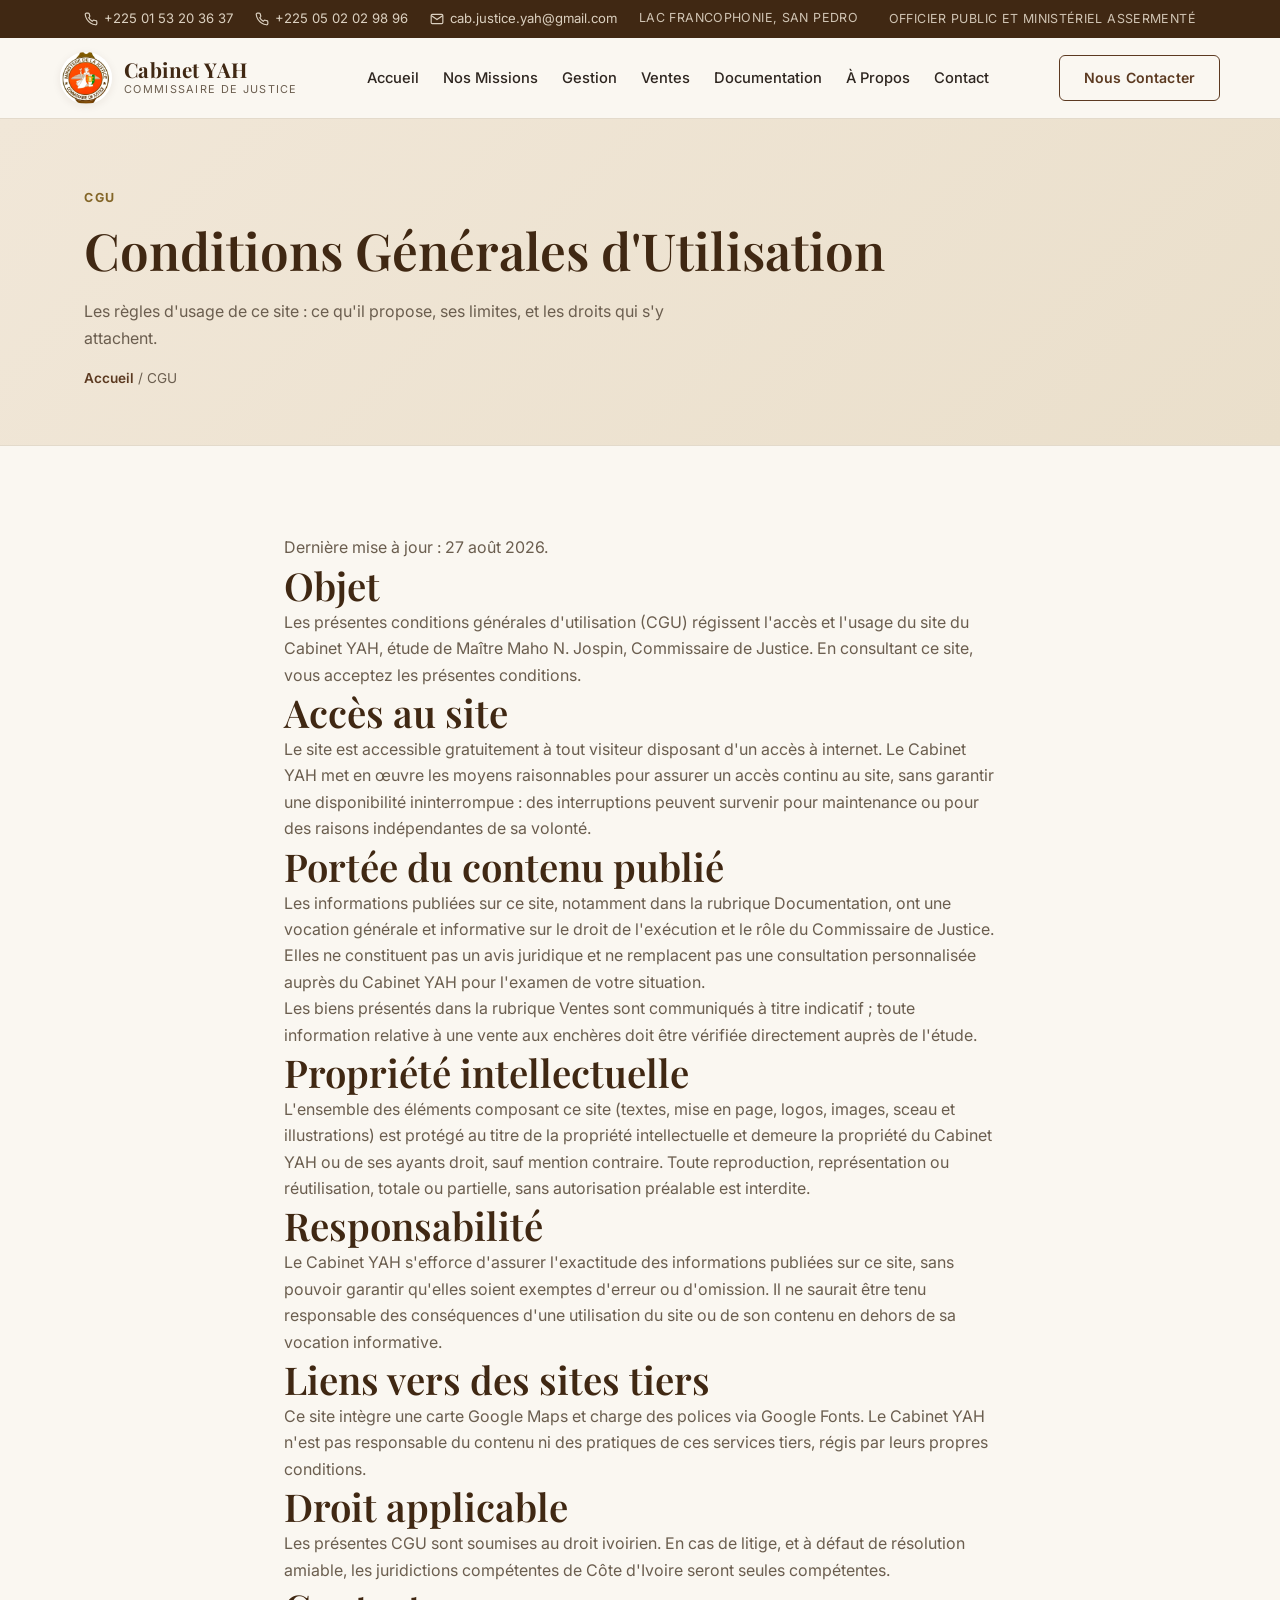
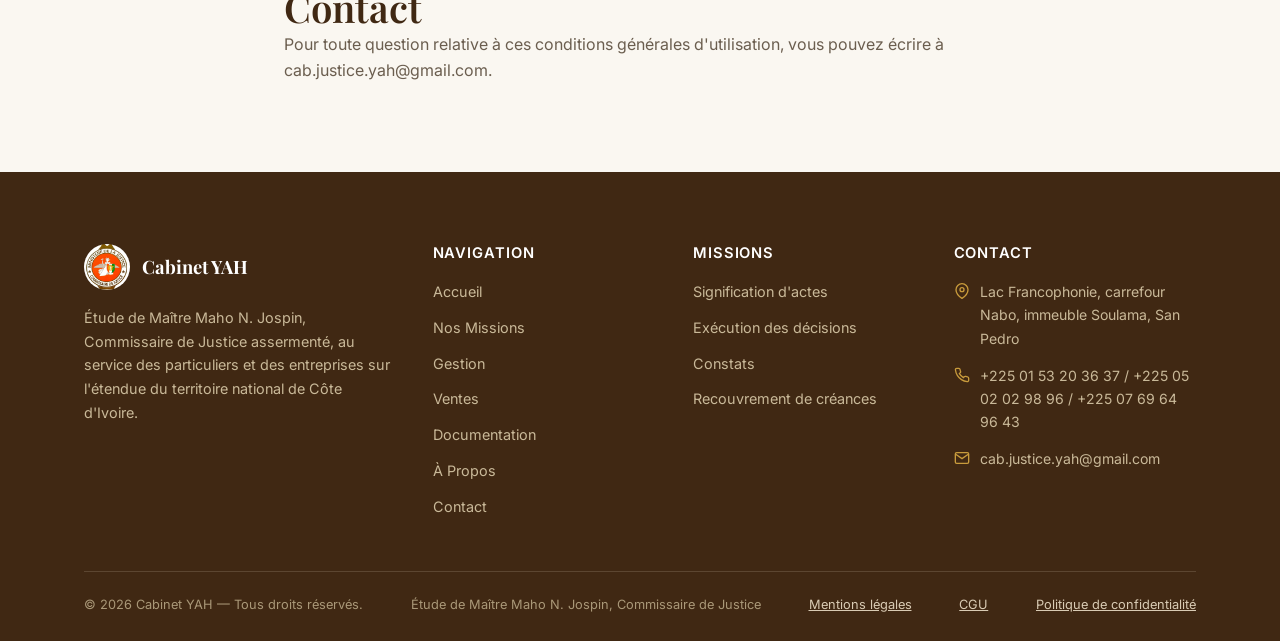
<file: cgu.html>
<!DOCTYPE html>
<html lang="fr">
<head>
<meta charset="UTF-8">
<meta name="viewport" content="width=device-width, initial-scale=1.0">
<title>Conditions Générales d'Utilisation — Cabinet YAH, Commissaire de Justice</title>
<meta name="description" content="Conditions générales d'utilisation du site du Cabinet YAH : accès au site, propriété intellectuelle, portée informative du contenu publié.">

<meta property="og:type" content="website">
<meta property="og:site_name" content="Cabinet YAH">
<meta property="og:locale" content="fr_CI">
<meta property="og:title" content="Conditions Générales d'Utilisation — Cabinet YAH, Commissaire de Justice">
<meta property="og:description" content="Conditions générales d'utilisation du site du Cabinet YAH : accès au site, propriété intellectuelle, portée informative du contenu publié.">
<meta property="og:image" content="https://cabinetyah.com/assets/img/sceau-ministere-justice.jpeg">
<meta property="og:url" content="https://cabinetyah.com/cgu.html">
<meta name="twitter:card" content="summary_large_image">
<meta name="twitter:title" content="Conditions Générales d'Utilisation — Cabinet YAH, Commissaire de Justice">
<meta name="twitter:description" content="Conditions générales d'utilisation du site du Cabinet YAH : accès au site, propriété intellectuelle, portée informative du contenu publié.">
<meta name="twitter:image" content="https://cabinetyah.com/assets/img/sceau-ministere-justice.jpeg">
<link rel="canonical" href="https://cabinetyah.com/cgu.html">

<link rel="preconnect" href="https://fonts.googleapis.com">
<link rel="preconnect" href="https://fonts.gstatic.com" crossorigin>
<link href="https://fonts.googleapis.com/css2?family=Playfair+Display:ital,wght@0,500;0,600;0,700;1,500&family=Inter:wght@400;500;600;700&display=swap" rel="stylesheet">

<link rel="icon" href="favicon.ico" sizes="any">
<link rel="icon" type="image/png" sizes="32x32" href="favicon-32x32.png">
<link rel="icon" type="image/png" sizes="16x16" href="favicon-16x16.png">
<link rel="apple-touch-icon" sizes="180x180" href="apple-touch-icon.png">
<link rel="stylesheet" href="css/style.css?v=4">
</head>
<body>

<div class="topbar">
  <div class="container">
    <div class="topbar__contacts">
      <a href="tel:+2250153203637">
        <svg width="14" height="14" viewBox="0 0 24 24" fill="none" stroke="currentColor" stroke-width="2"><path d="M22 16.92v3a2 2 0 0 1-2.18 2 19.79 19.79 0 0 1-8.63-3.07 19.5 19.5 0 0 1-6-6 19.79 19.79 0 0 1-3.07-8.67A2 2 0 0 1 4.11 2h3a2 2 0 0 1 2 1.72c.127.96.361 1.903.7 2.81a2 2 0 0 1-.45 2.11L8.09 9.91a16 16 0 0 0 6 6l1.27-1.27a2 2 0 0 1 2.11-.45c.907.339 1.85.573 2.81.7A2 2 0 0 1 22 16.92z"/></svg>
        +225 01 53 20 36 37
      </a>
      <a href="tel:+2250502029896">
        <svg width="14" height="14" viewBox="0 0 24 24" fill="none" stroke="currentColor" stroke-width="2"><path d="M22 16.92v3a2 2 0 0 1-2.18 2 19.79 19.79 0 0 1-8.63-3.07 19.5 19.5 0 0 1-6-6 19.79 19.79 0 0 1-3.07-8.67A2 2 0 0 1 4.11 2h3a2 2 0 0 1 2 1.72c.127.96.361 1.903.7 2.81a2 2 0 0 1-.45 2.11L8.09 9.91a16 16 0 0 0 6 6l1.27-1.27a2 2 0 0 1 2.11-.45c.907.339 1.85.573 2.81.7A2 2 0 0 1 22 16.92z"/></svg>
        +225 05 02 02 98 96
      </a>
      <a href="mailto:cab.justice.yah@gmail.com">
        <svg width="14" height="14" viewBox="0 0 24 24" fill="none" stroke="currentColor" stroke-width="2"><path d="M4 4h16v16H4z" opacity="0"/><path d="M22 6l-10 7L2 6"/><rect x="2" y="4" width="20" height="16" rx="2"/></svg>
        cab.justice.yah@gmail.com
      </a>
      <span class="topbar__badge">Lac Francophonie, San Pedro</span>
    </div>
    <div class="topbar__badge">OFFICIER PUBLIC ET MINISTÉRIEL ASSERMENTÉ</div>
  </div>
</div>

<header class="header">
  <div class="container nav" id="siteNav">
    <a href="index.html" class="brand">
      <img src="assets/img/sceau-ministere-justice.jpeg" alt="Cabinet YAH — Commissaire de Justice" class="brand__seal">
      <span class="brand__text">
        <span class="brand__name">Cabinet YAH</span>
        <span class="brand__tagline">Commissaire de Justice</span>
      </span>
    </a>
    <nav class="nav__links">
      <a href="index.html">Accueil</a>
      <a href="missions.html">Nos Missions</a>
      <a href="gestion.html">Gestion</a>
      <a href="ventes.html">Ventes</a>
      <a href="documentation.html">Documentation</a>
      <a href="a-propos.html">À Propos</a>
      <a href="contact.html">Contact</a>
    </nav>
    <div class="nav__actions">
      <a href="contact.html" class="btn btn--outline">Nous Contacter</a>
    </div>
  </div>
</header>
<nav class="bottom-nav" aria-label="Navigation mobile">
  <div class="bottom-nav__list">
    <a href="index.html" class="bottom-nav__link">
      <svg width="20" height="20" viewBox="0 0 24 24" fill="none" stroke="currentColor" stroke-width="2"><path d="M3 9l9-7 9 7v11a2 2 0 0 1-2 2H5a2 2 0 0 1-2-2z"/><polyline points="9 22 9 12 15 12 15 22"/></svg>
      Accueil
    </a>
    <a href="missions.html" class="bottom-nav__link">
      <svg width="20" height="20" viewBox="0 0 24 24" fill="none" stroke="currentColor" stroke-width="2"><rect x="2" y="7" width="20" height="14" rx="2"/><path d="M16 21V5a2 2 0 0 0-2-2h-4a2 2 0 0 0-2 2v16"/></svg>
      Missions
    </a>
    <a href="gestion.html" class="bottom-nav__link">
      <svg width="20" height="20" viewBox="0 0 24 24" fill="none" stroke="currentColor" stroke-width="2"><path d="M21 2l-2 2m-7.61 7.61a5.5 5.5 0 1 1-7.778 7.778 5.5 5.5 0 0 1 7.777-7.777zm0 0L15.5 7.5m0 0l3 3L22 7l-3-3m-3.5 3.5L19 4"/></svg>
      Gestion
    </a>
    <a href="ventes.html" class="bottom-nav__link">
      <svg width="20" height="20" viewBox="0 0 24 24" fill="none" stroke="currentColor" stroke-width="2"><path d="M3 21h18"/><path d="M12 3v14"/><path d="M4 8l8-5 8 5"/><path d="M6 8v6M18 8v6"/></svg>
      Ventes
    </a>
    <button type="button" class="bottom-nav__link bottom-nav__more-toggle" aria-label="Plus d'options" aria-expanded="false" aria-controls="bottom-nav-more">
      <svg width="20" height="20" viewBox="0 0 24 24" fill="none" stroke="currentColor" stroke-width="2"><line x1="3" y1="6" x2="21" y2="6"/><line x1="3" y1="12" x2="21" y2="12"/><line x1="3" y1="18" x2="21" y2="18"/></svg>
      Menu
    </button>
  </div>
  <div class="bottom-nav__more" id="bottom-nav-more">
    <a href="documentation.html" class="bottom-nav__link">
      <svg width="18" height="18" viewBox="0 0 24 24" fill="none" stroke="currentColor" stroke-width="2"><path d="M14 2H6a2 2 0 0 0-2 2v16a2 2 0 0 0 2 2h12a2 2 0 0 0 2-2V8z"/><polyline points="14 2 14 8 20 8"/><line x1="8" y1="13" x2="16" y2="13"/><line x1="8" y1="17" x2="16" y2="17"/></svg>
      Documentation
    </a>
    <a href="a-propos.html" class="bottom-nav__link">
      <svg width="18" height="18" viewBox="0 0 24 24" fill="none" stroke="currentColor" stroke-width="2"><path d="M20 21v-2a4 4 0 0 0-4-4H8a4 4 0 0 0-4 4v2"/><circle cx="12" cy="7" r="4"/></svg>
      À Propos
    </a>
    <a href="contact.html" class="bottom-nav__link">
      <svg width="18" height="18" viewBox="0 0 24 24" fill="none" stroke="currentColor" stroke-width="2"><path d="M22 16.92v3a2 2 0 0 1-2.18 2 19.79 19.79 0 0 1-8.63-3.07 19.5 19.5 0 0 1-6-6 19.79 19.79 0 0 1-3.07-8.67A2 2 0 0 1 4.11 2h3a2 2 0 0 1 2 1.72c.127.96.361 1.903.7 2.81a2 2 0 0 1-.45 2.11L8.09 9.91a16 16 0 0 0 6 6l1.27-1.27a2 2 0 0 1 2.11-.45c.907.339 1.85.573 2.81.7A2 2 0 0 1 22 16.92z"/></svg>
      Contact
    </a>
  </div>
</nav>


<section class="page-header">
  <div class="container">
    <span class="eyebrow">CGU</span>
    <h1>Conditions Générales d'Utilisation</h1>
    <p class="page-header__lead">Les règles d'usage de ce site : ce qu'il propose, ses limites, et les droits qui s'y attachent.</p>
    <div class="breadcrumb"><a href="index.html">Accueil</a> / CGU</div>
  </div>
</section>

<section class="section">
  <div class="container container--narrow">

    <p>Dernière mise à jour : 27 août 2026.</p>

    <h2>Objet</h2>
    <p>Les présentes conditions générales d'utilisation (CGU) régissent l'accès et l'usage du site du Cabinet YAH, étude de Maître Maho N. Jospin, Commissaire de Justice. En consultant ce site, vous acceptez les présentes conditions.</p>

    <h2>Accès au site</h2>
    <p>Le site est accessible gratuitement à tout visiteur disposant d'un accès à internet. Le Cabinet YAH met en œuvre les moyens raisonnables pour assurer un accès continu au site, sans garantir une disponibilité ininterrompue : des interruptions peuvent survenir pour maintenance ou pour des raisons indépendantes de sa volonté.</p>

    <h2>Portée du contenu publié</h2>
    <p>Les informations publiées sur ce site, notamment dans la rubrique Documentation, ont une vocation générale et informative sur le droit de l'exécution et le rôle du Commissaire de Justice. Elles ne constituent pas un avis juridique et ne remplacent pas une consultation personnalisée auprès du Cabinet YAH pour l'examen de votre situation.</p>
    <p>Les biens présentés dans la rubrique Ventes sont communiqués à titre indicatif ; toute information relative à une vente aux enchères doit être vérifiée directement auprès de l'étude.</p>

    <h2>Propriété intellectuelle</h2>
    <p>L'ensemble des éléments composant ce site (textes, mise en page, logos, images, sceau et illustrations) est protégé au titre de la propriété intellectuelle et demeure la propriété du Cabinet YAH ou de ses ayants droit, sauf mention contraire. Toute reproduction, représentation ou réutilisation, totale ou partielle, sans autorisation préalable est interdite.</p>

    <h2>Responsabilité</h2>
    <p>Le Cabinet YAH s'efforce d'assurer l'exactitude des informations publiées sur ce site, sans pouvoir garantir qu'elles soient exemptes d'erreur ou d'omission. Il ne saurait être tenu responsable des conséquences d'une utilisation du site ou de son contenu en dehors de sa vocation informative.</p>

    <h2>Liens vers des sites tiers</h2>
    <p>Ce site intègre une carte Google Maps et charge des polices via Google Fonts. Le Cabinet YAH n'est pas responsable du contenu ni des pratiques de ces services tiers, régis par leurs propres conditions.</p>

    <h2>Droit applicable</h2>
    <p>Les présentes CGU sont soumises au droit ivoirien. En cas de litige, et à défaut de résolution amiable, les juridictions compétentes de Côte d'Ivoire seront seules compétentes.</p>

    <h2>Contact</h2>
    <p>Pour toute question relative à ces conditions générales d'utilisation, vous pouvez écrire à <a href="mailto:cab.justice.yah@gmail.com">cab.justice.yah@gmail.com</a>.</p>

  </div>
</section>

<footer class="footer">
  <div class="container">
    <div class="footer__grid">
      <div>
        <div class="footer__brand">
          <img src="assets/img/sceau-ministere-justice.jpeg" alt="Cabinet YAH" loading="lazy">
          <strong>Cabinet YAH</strong>
        </div>
        <p>Étude de Maître Maho N. Jospin, Commissaire de Justice assermenté, au service des particuliers et des entreprises sur l'étendue du territoire national de Côte d'Ivoire.</p>
      </div>
      <div>
        <h3>Navigation</h3>
        <div class="footer__links">
          <a href="index.html">Accueil</a>
          <a href="missions.html">Nos Missions</a>
          <a href="gestion.html">Gestion</a>
          <a href="ventes.html">Ventes</a>
          <a href="documentation.html">Documentation</a>
          <a href="a-propos.html">À Propos</a>
          <a href="contact.html">Contact</a>
        </div>
      </div>
      <div>
        <h3>Missions</h3>
        <div class="footer__links">
          <a href="missions.html#signification">Signification d'actes</a>
          <a href="missions.html#execution">Exécution des décisions</a>
          <a href="missions.html#constats">Constats</a>
          <a href="missions.html#recouvrement">Recouvrement de créances</a>
        </div>
      </div>
      <div>
        <h3>Contact</h3>
        <ul class="footer__contact">
          <li><svg width="16" height="16" viewBox="0 0 24 24" fill="none" stroke="currentColor" stroke-width="2"><path d="M21 10c0 7-9 13-9 13s-9-6-9-13a9 9 0 0 1 18 0z"/><circle cx="12" cy="10" r="3"/></svg> Lac Francophonie, carrefour Nabo, immeuble Soulama, San Pedro</li>
          <li><svg width="16" height="16" viewBox="0 0 24 24" fill="none" stroke="currentColor" stroke-width="2"><path d="M22 16.92v3a2 2 0 0 1-2.18 2 19.79 19.79 0 0 1-8.63-3.07 19.5 19.5 0 0 1-6-6 19.79 19.79 0 0 1-3.07-8.67A2 2 0 0 1 4.11 2h3a2 2 0 0 1 2 1.72c.127.96.361 1.903.7 2.81a2 2 0 0 1-.45 2.11L8.09 9.91a16 16 0 0 0 6 6l1.27-1.27a2 2 0 0 1 2.11-.45c.907.339 1.85.573 2.81.7A2 2 0 0 1 22 16.92z"/></svg> +225 01 53 20 36 37 / +225 05 02 02 98 96 / +225 07 69 64 96 43</li>
          <li><svg width="16" height="16" viewBox="0 0 24 24" fill="none" stroke="currentColor" stroke-width="2"><path d="M22 6l-10 7L2 6"/><rect x="2" y="4" width="20" height="16" rx="2"/></svg> cab.justice.yah@gmail.com</li>
        </ul>
      </div>
    </div>
    <div class="footer__bottom">
      <span>© <span id="year"></span> Cabinet YAH — Tous droits réservés.</span>
      <span>Étude de Maître Maho N. Jospin, Commissaire de Justice</span>
      <a href="mentions-legales.html">Mentions légales</a>
      <a href="cgu.html">CGU</a>
      <a href="confidentialite.html">Politique de confidentialité</a>
    </div>
  </div>
</footer>

<script src="js/main.js?v=2"></script>
</body>
</html>
</file>
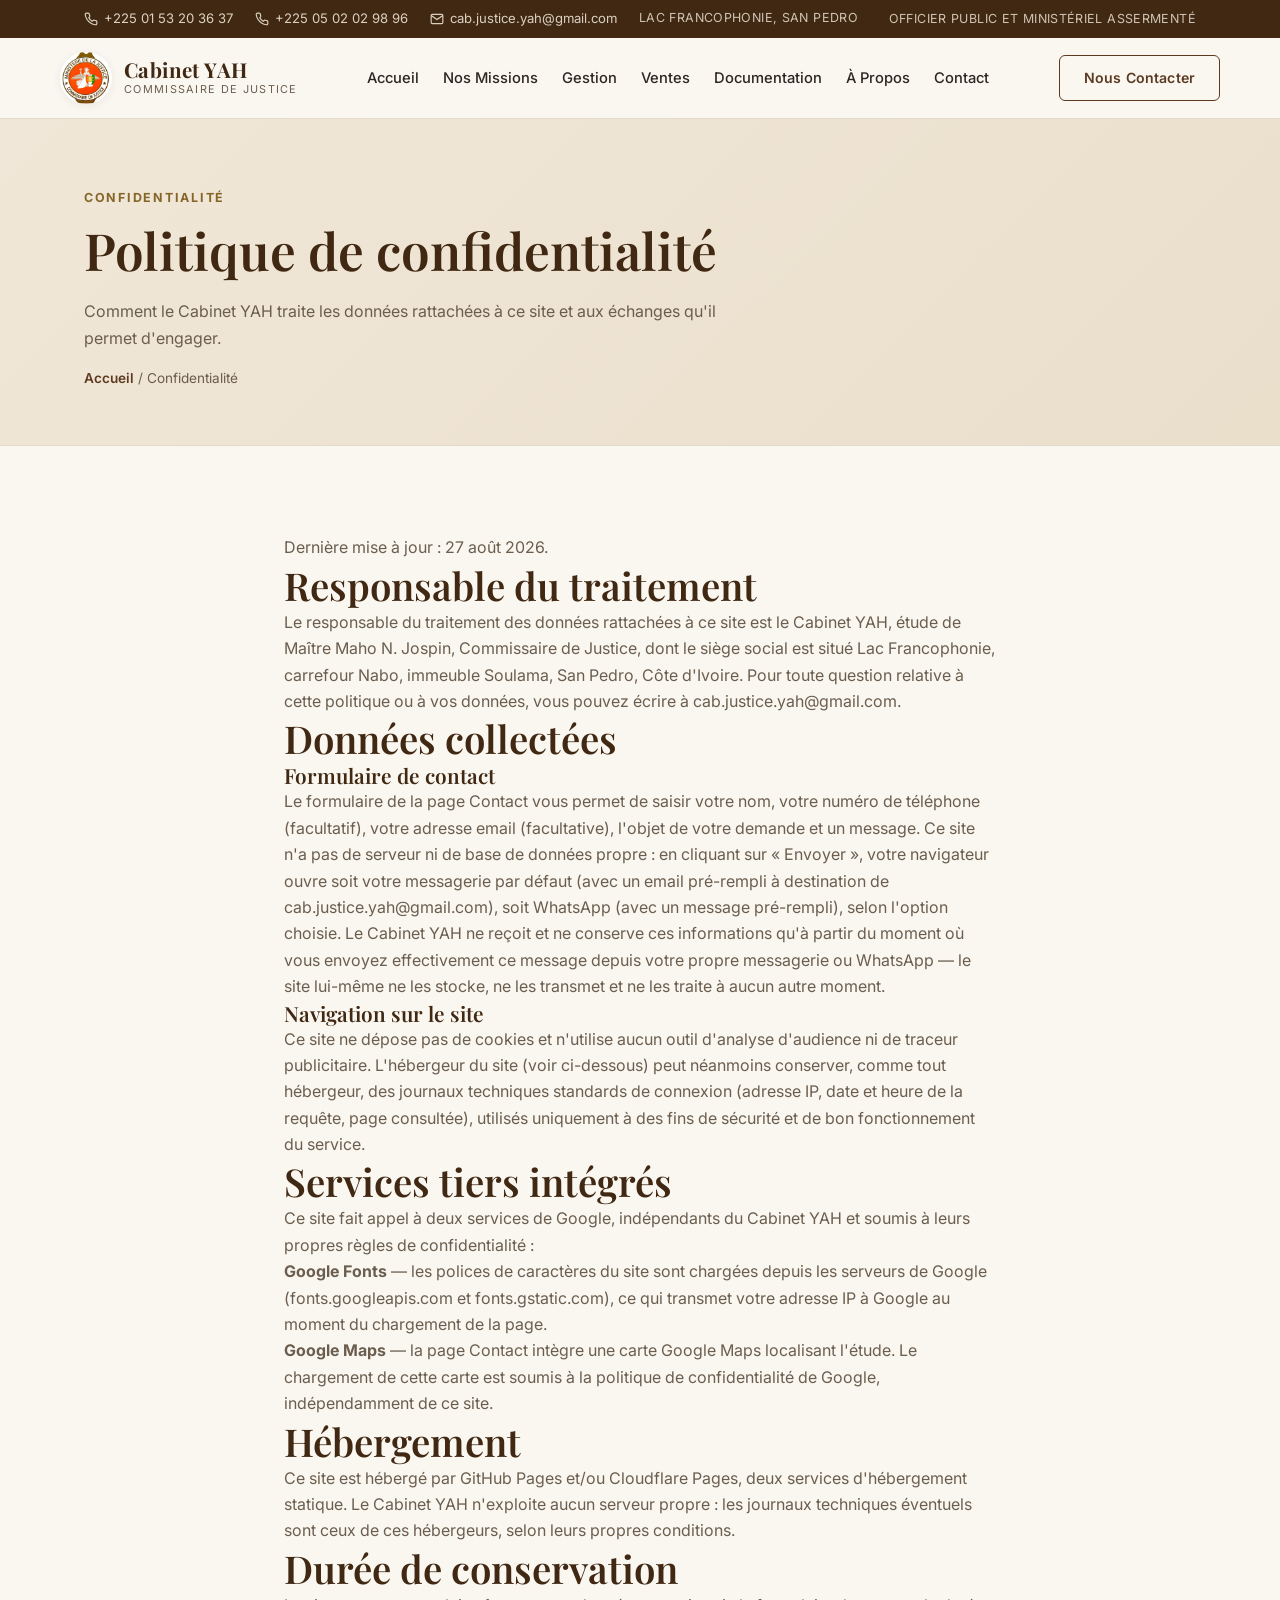
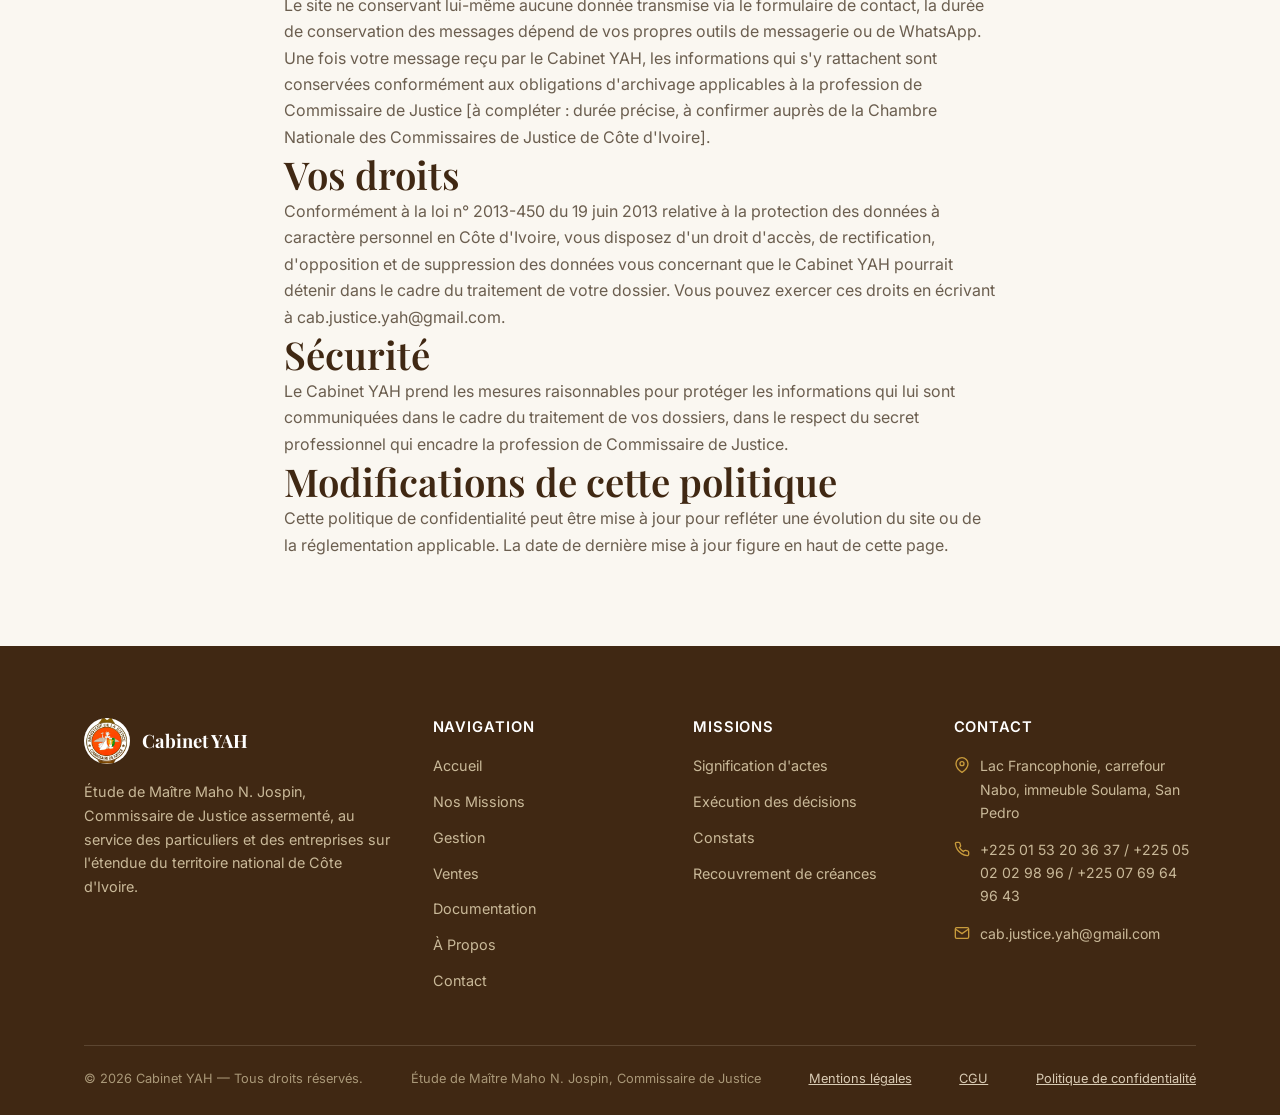
<file: confidentialite.html>
<!DOCTYPE html>
<html lang="fr">
<head>
<meta charset="UTF-8">
<meta name="viewport" content="width=device-width, initial-scale=1.0">
<title>Politique de confidentialité — Cabinet YAH, Commissaire de Justice</title>
<meta name="description" content="Politique de confidentialité du Cabinet YAH : données collectées via le formulaire de contact, services tiers utilisés et droits des personnes concernées.">

<meta property="og:type" content="website">
<meta property="og:site_name" content="Cabinet YAH">
<meta property="og:locale" content="fr_CI">
<meta property="og:title" content="Politique de confidentialité — Cabinet YAH, Commissaire de Justice">
<meta property="og:description" content="Politique de confidentialité du Cabinet YAH : données collectées via le formulaire de contact, services tiers utilisés et droits des personnes concernées.">
<meta property="og:image" content="https://cabinetyah.com/assets/img/sceau-ministere-justice.jpeg">
<meta property="og:url" content="https://cabinetyah.com/confidentialite.html">
<meta name="twitter:card" content="summary_large_image">
<meta name="twitter:title" content="Politique de confidentialité — Cabinet YAH, Commissaire de Justice">
<meta name="twitter:description" content="Politique de confidentialité du Cabinet YAH : données collectées via le formulaire de contact, services tiers utilisés et droits des personnes concernées.">
<meta name="twitter:image" content="https://cabinetyah.com/assets/img/sceau-ministere-justice.jpeg">
<link rel="canonical" href="https://cabinetyah.com/confidentialite.html">

<link rel="preconnect" href="https://fonts.googleapis.com">
<link rel="preconnect" href="https://fonts.gstatic.com" crossorigin>
<link href="https://fonts.googleapis.com/css2?family=Playfair+Display:ital,wght@0,500;0,600;0,700;1,500&family=Inter:wght@400;500;600;700&display=swap" rel="stylesheet">

<link rel="icon" href="favicon.ico" sizes="any">
<link rel="icon" type="image/png" sizes="32x32" href="favicon-32x32.png">
<link rel="icon" type="image/png" sizes="16x16" href="favicon-16x16.png">
<link rel="apple-touch-icon" sizes="180x180" href="apple-touch-icon.png">
<link rel="stylesheet" href="css/style.css?v=4">
</head>
<body>

<div class="topbar">
  <div class="container">
    <div class="topbar__contacts">
      <a href="tel:+2250153203637">
        <svg width="14" height="14" viewBox="0 0 24 24" fill="none" stroke="currentColor" stroke-width="2"><path d="M22 16.92v3a2 2 0 0 1-2.18 2 19.79 19.79 0 0 1-8.63-3.07 19.5 19.5 0 0 1-6-6 19.79 19.79 0 0 1-3.07-8.67A2 2 0 0 1 4.11 2h3a2 2 0 0 1 2 1.72c.127.96.361 1.903.7 2.81a2 2 0 0 1-.45 2.11L8.09 9.91a16 16 0 0 0 6 6l1.27-1.27a2 2 0 0 1 2.11-.45c.907.339 1.85.573 2.81.7A2 2 0 0 1 22 16.92z"/></svg>
        +225 01 53 20 36 37
      </a>
      <a href="tel:+2250502029896">
        <svg width="14" height="14" viewBox="0 0 24 24" fill="none" stroke="currentColor" stroke-width="2"><path d="M22 16.92v3a2 2 0 0 1-2.18 2 19.79 19.79 0 0 1-8.63-3.07 19.5 19.5 0 0 1-6-6 19.79 19.79 0 0 1-3.07-8.67A2 2 0 0 1 4.11 2h3a2 2 0 0 1 2 1.72c.127.96.361 1.903.7 2.81a2 2 0 0 1-.45 2.11L8.09 9.91a16 16 0 0 0 6 6l1.27-1.27a2 2 0 0 1 2.11-.45c.907.339 1.85.573 2.81.7A2 2 0 0 1 22 16.92z"/></svg>
        +225 05 02 02 98 96
      </a>
      <a href="mailto:cab.justice.yah@gmail.com">
        <svg width="14" height="14" viewBox="0 0 24 24" fill="none" stroke="currentColor" stroke-width="2"><path d="M4 4h16v16H4z" opacity="0"/><path d="M22 6l-10 7L2 6"/><rect x="2" y="4" width="20" height="16" rx="2"/></svg>
        cab.justice.yah@gmail.com
      </a>
      <span class="topbar__badge">Lac Francophonie, San Pedro</span>
    </div>
    <div class="topbar__badge">OFFICIER PUBLIC ET MINISTÉRIEL ASSERMENTÉ</div>
  </div>
</div>

<header class="header">
  <div class="container nav" id="siteNav">
    <a href="index.html" class="brand">
      <img src="assets/img/sceau-ministere-justice.jpeg" alt="Cabinet YAH — Commissaire de Justice" class="brand__seal">
      <span class="brand__text">
        <span class="brand__name">Cabinet YAH</span>
        <span class="brand__tagline">Commissaire de Justice</span>
      </span>
    </a>
    <nav class="nav__links">
      <a href="index.html">Accueil</a>
      <a href="missions.html">Nos Missions</a>
      <a href="gestion.html">Gestion</a>
      <a href="ventes.html">Ventes</a>
      <a href="documentation.html">Documentation</a>
      <a href="a-propos.html">À Propos</a>
      <a href="contact.html">Contact</a>
    </nav>
    <div class="nav__actions">
      <a href="contact.html" class="btn btn--outline">Nous Contacter</a>
    </div>
  </div>
</header>
<nav class="bottom-nav" aria-label="Navigation mobile">
  <div class="bottom-nav__list">
    <a href="index.html" class="bottom-nav__link">
      <svg width="20" height="20" viewBox="0 0 24 24" fill="none" stroke="currentColor" stroke-width="2"><path d="M3 9l9-7 9 7v11a2 2 0 0 1-2 2H5a2 2 0 0 1-2-2z"/><polyline points="9 22 9 12 15 12 15 22"/></svg>
      Accueil
    </a>
    <a href="missions.html" class="bottom-nav__link">
      <svg width="20" height="20" viewBox="0 0 24 24" fill="none" stroke="currentColor" stroke-width="2"><rect x="2" y="7" width="20" height="14" rx="2"/><path d="M16 21V5a2 2 0 0 0-2-2h-4a2 2 0 0 0-2 2v16"/></svg>
      Missions
    </a>
    <a href="gestion.html" class="bottom-nav__link">
      <svg width="20" height="20" viewBox="0 0 24 24" fill="none" stroke="currentColor" stroke-width="2"><path d="M21 2l-2 2m-7.61 7.61a5.5 5.5 0 1 1-7.778 7.778 5.5 5.5 0 0 1 7.777-7.777zm0 0L15.5 7.5m0 0l3 3L22 7l-3-3m-3.5 3.5L19 4"/></svg>
      Gestion
    </a>
    <a href="ventes.html" class="bottom-nav__link">
      <svg width="20" height="20" viewBox="0 0 24 24" fill="none" stroke="currentColor" stroke-width="2"><path d="M3 21h18"/><path d="M12 3v14"/><path d="M4 8l8-5 8 5"/><path d="M6 8v6M18 8v6"/></svg>
      Ventes
    </a>
    <button type="button" class="bottom-nav__link bottom-nav__more-toggle" aria-label="Plus d'options" aria-expanded="false" aria-controls="bottom-nav-more">
      <svg width="20" height="20" viewBox="0 0 24 24" fill="none" stroke="currentColor" stroke-width="2"><line x1="3" y1="6" x2="21" y2="6"/><line x1="3" y1="12" x2="21" y2="12"/><line x1="3" y1="18" x2="21" y2="18"/></svg>
      Menu
    </button>
  </div>
  <div class="bottom-nav__more" id="bottom-nav-more">
    <a href="documentation.html" class="bottom-nav__link">
      <svg width="18" height="18" viewBox="0 0 24 24" fill="none" stroke="currentColor" stroke-width="2"><path d="M14 2H6a2 2 0 0 0-2 2v16a2 2 0 0 0 2 2h12a2 2 0 0 0 2-2V8z"/><polyline points="14 2 14 8 20 8"/><line x1="8" y1="13" x2="16" y2="13"/><line x1="8" y1="17" x2="16" y2="17"/></svg>
      Documentation
    </a>
    <a href="a-propos.html" class="bottom-nav__link">
      <svg width="18" height="18" viewBox="0 0 24 24" fill="none" stroke="currentColor" stroke-width="2"><path d="M20 21v-2a4 4 0 0 0-4-4H8a4 4 0 0 0-4 4v2"/><circle cx="12" cy="7" r="4"/></svg>
      À Propos
    </a>
    <a href="contact.html" class="bottom-nav__link">
      <svg width="18" height="18" viewBox="0 0 24 24" fill="none" stroke="currentColor" stroke-width="2"><path d="M22 16.92v3a2 2 0 0 1-2.18 2 19.79 19.79 0 0 1-8.63-3.07 19.5 19.5 0 0 1-6-6 19.79 19.79 0 0 1-3.07-8.67A2 2 0 0 1 4.11 2h3a2 2 0 0 1 2 1.72c.127.96.361 1.903.7 2.81a2 2 0 0 1-.45 2.11L8.09 9.91a16 16 0 0 0 6 6l1.27-1.27a2 2 0 0 1 2.11-.45c.907.339 1.85.573 2.81.7A2 2 0 0 1 22 16.92z"/></svg>
      Contact
    </a>
  </div>
</nav>


<section class="page-header">
  <div class="container">
    <span class="eyebrow">Confidentialité</span>
    <h1>Politique de confidentialité</h1>
    <p class="page-header__lead">Comment le Cabinet YAH traite les données rattachées à ce site et aux échanges qu'il permet d'engager.</p>
    <div class="breadcrumb"><a href="index.html">Accueil</a> / Confidentialité</div>
  </div>
</section>

<section class="section">
  <div class="container container--narrow">

    <p>Dernière mise à jour : 27 août 2026.</p>

    <h2>Responsable du traitement</h2>
    <p>Le responsable du traitement des données rattachées à ce site est le Cabinet YAH, étude de Maître Maho N. Jospin, Commissaire de Justice, dont le siège social est situé Lac Francophonie, carrefour Nabo, immeuble Soulama, San Pedro, Côte d'Ivoire. Pour toute question relative à cette politique ou à vos données, vous pouvez écrire à <a href="mailto:cab.justice.yah@gmail.com">cab.justice.yah@gmail.com</a>.</p>

    <h2>Données collectées</h2>

    <h3>Formulaire de contact</h3>
    <p>Le formulaire de la page Contact vous permet de saisir votre nom, votre numéro de téléphone (facultatif), votre adresse email (facultative), l'objet de votre demande et un message. Ce site n'a pas de serveur ni de base de données propre : en cliquant sur « Envoyer », votre navigateur ouvre soit votre messagerie par défaut (avec un email pré-rempli à destination de <a href="mailto:cab.justice.yah@gmail.com">cab.justice.yah@gmail.com</a>), soit WhatsApp (avec un message pré-rempli), selon l'option choisie. Le Cabinet YAH ne reçoit et ne conserve ces informations qu'à partir du moment où vous envoyez effectivement ce message depuis votre propre messagerie ou WhatsApp — le site lui-même ne les stocke, ne les transmet et ne les traite à aucun autre moment.</p>

    <h3>Navigation sur le site</h3>
    <p>Ce site ne dépose pas de cookies et n'utilise aucun outil d'analyse d'audience ni de traceur publicitaire. L'hébergeur du site (voir ci-dessous) peut néanmoins conserver, comme tout hébergeur, des journaux techniques standards de connexion (adresse IP, date et heure de la requête, page consultée), utilisés uniquement à des fins de sécurité et de bon fonctionnement du service.</p>

    <h2>Services tiers intégrés</h2>
    <p>Ce site fait appel à deux services de Google, indépendants du Cabinet YAH et soumis à leurs propres règles de confidentialité :</p>
    <p><strong>Google Fonts</strong> — les polices de caractères du site sont chargées depuis les serveurs de Google (fonts.googleapis.com et fonts.gstatic.com), ce qui transmet votre adresse IP à Google au moment du chargement de la page.</p>
    <p><strong>Google Maps</strong> — la page Contact intègre une carte Google Maps localisant l'étude. Le chargement de cette carte est soumis à la politique de confidentialité de Google, indépendamment de ce site.</p>

    <h2>Hébergement</h2>
    <p>Ce site est hébergé par GitHub Pages et/ou Cloudflare Pages, deux services d'hébergement statique. Le Cabinet YAH n'exploite aucun serveur propre : les journaux techniques éventuels sont ceux de ces hébergeurs, selon leurs propres conditions.</p>

    <h2>Durée de conservation</h2>
    <p>Le site ne conservant lui-même aucune donnée transmise via le formulaire de contact, la durée de conservation des messages dépend de vos propres outils de messagerie ou de WhatsApp. Une fois votre message reçu par le Cabinet YAH, les informations qui s'y rattachent sont conservées conformément aux obligations d'archivage applicables à la profession de Commissaire de Justice [à compléter : durée précise, à confirmer auprès de la Chambre Nationale des Commissaires de Justice de Côte d'Ivoire].</p>

    <h2>Vos droits</h2>
    <p>Conformément à la loi n° 2013-450 du 19 juin 2013 relative à la protection des données à caractère personnel en Côte d'Ivoire, vous disposez d'un droit d'accès, de rectification, d'opposition et de suppression des données vous concernant que le Cabinet YAH pourrait détenir dans le cadre du traitement de votre dossier. Vous pouvez exercer ces droits en écrivant à <a href="mailto:cab.justice.yah@gmail.com">cab.justice.yah@gmail.com</a>.</p>

    <h2>Sécurité</h2>
    <p>Le Cabinet YAH prend les mesures raisonnables pour protéger les informations qui lui sont communiquées dans le cadre du traitement de vos dossiers, dans le respect du secret professionnel qui encadre la profession de Commissaire de Justice.</p>

    <h2>Modifications de cette politique</h2>
    <p>Cette politique de confidentialité peut être mise à jour pour refléter une évolution du site ou de la réglementation applicable. La date de dernière mise à jour figure en haut de cette page.</p>

  </div>
</section>

<footer class="footer">
  <div class="container">
    <div class="footer__grid">
      <div>
        <div class="footer__brand">
          <img src="assets/img/sceau-ministere-justice.jpeg" alt="Cabinet YAH" loading="lazy">
          <strong>Cabinet YAH</strong>
        </div>
        <p>Étude de Maître Maho N. Jospin, Commissaire de Justice assermenté, au service des particuliers et des entreprises sur l'étendue du territoire national de Côte d'Ivoire.</p>
      </div>
      <div>
        <h3>Navigation</h3>
        <div class="footer__links">
          <a href="index.html">Accueil</a>
          <a href="missions.html">Nos Missions</a>
          <a href="gestion.html">Gestion</a>
          <a href="ventes.html">Ventes</a>
          <a href="documentation.html">Documentation</a>
          <a href="a-propos.html">À Propos</a>
          <a href="contact.html">Contact</a>
        </div>
      </div>
      <div>
        <h3>Missions</h3>
        <div class="footer__links">
          <a href="missions.html#signification">Signification d'actes</a>
          <a href="missions.html#execution">Exécution des décisions</a>
          <a href="missions.html#constats">Constats</a>
          <a href="missions.html#recouvrement">Recouvrement de créances</a>
        </div>
      </div>
      <div>
        <h3>Contact</h3>
        <ul class="footer__contact">
          <li><svg width="16" height="16" viewBox="0 0 24 24" fill="none" stroke="currentColor" stroke-width="2"><path d="M21 10c0 7-9 13-9 13s-9-6-9-13a9 9 0 0 1 18 0z"/><circle cx="12" cy="10" r="3"/></svg> Lac Francophonie, carrefour Nabo, immeuble Soulama, San Pedro</li>
          <li><svg width="16" height="16" viewBox="0 0 24 24" fill="none" stroke="currentColor" stroke-width="2"><path d="M22 16.92v3a2 2 0 0 1-2.18 2 19.79 19.79 0 0 1-8.63-3.07 19.5 19.5 0 0 1-6-6 19.79 19.79 0 0 1-3.07-8.67A2 2 0 0 1 4.11 2h3a2 2 0 0 1 2 1.72c.127.96.361 1.903.7 2.81a2 2 0 0 1-.45 2.11L8.09 9.91a16 16 0 0 0 6 6l1.27-1.27a2 2 0 0 1 2.11-.45c.907.339 1.85.573 2.81.7A2 2 0 0 1 22 16.92z"/></svg> +225 01 53 20 36 37 / +225 05 02 02 98 96 / +225 07 69 64 96 43</li>
          <li><svg width="16" height="16" viewBox="0 0 24 24" fill="none" stroke="currentColor" stroke-width="2"><path d="M22 6l-10 7L2 6"/><rect x="2" y="4" width="20" height="16" rx="2"/></svg> cab.justice.yah@gmail.com</li>
        </ul>
      </div>
    </div>
    <div class="footer__bottom">
      <span>© <span id="year"></span> Cabinet YAH — Tous droits réservés.</span>
      <span>Étude de Maître Maho N. Jospin, Commissaire de Justice</span>
      <a href="mentions-legales.html">Mentions légales</a>
      <a href="cgu.html">CGU</a>
      <a href="confidentialite.html">Politique de confidentialité</a>
    </div>
  </div>
</footer>

<script src="js/main.js?v=2"></script>
</body>
</html>
</file>
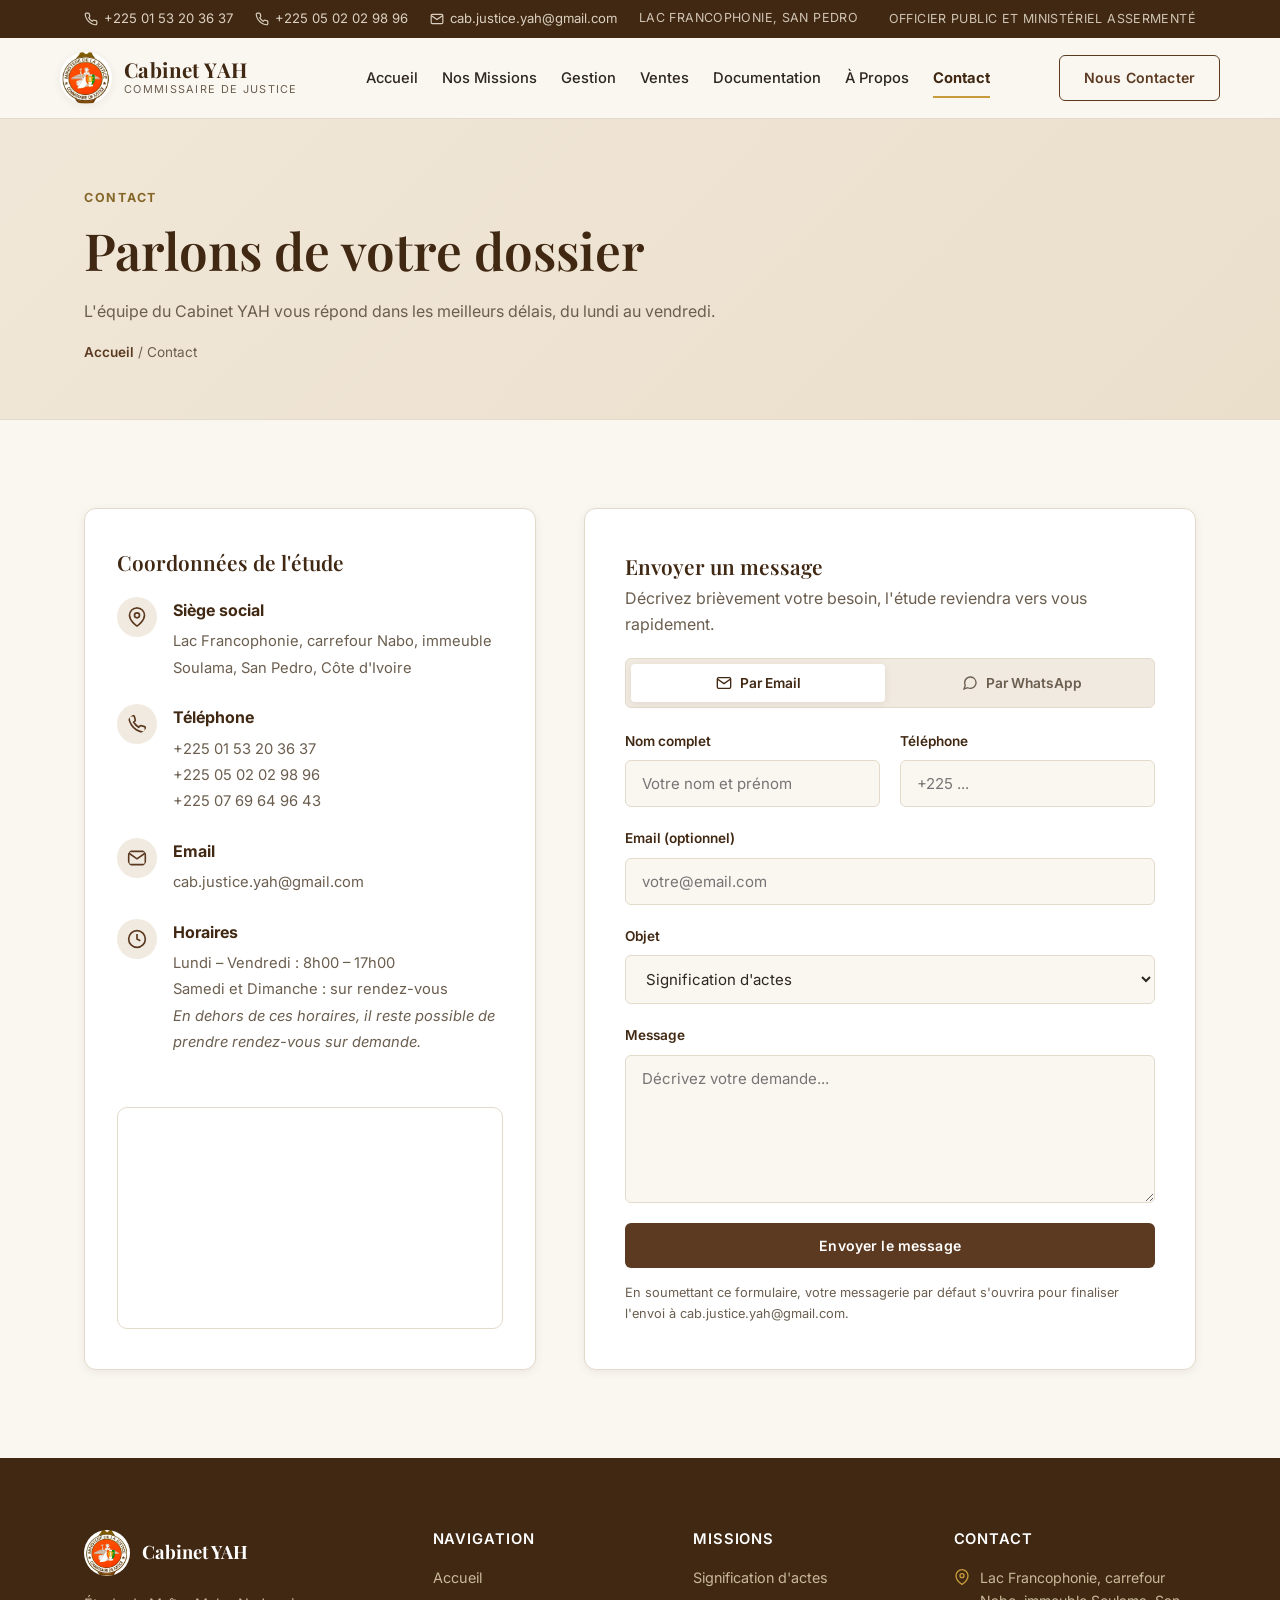
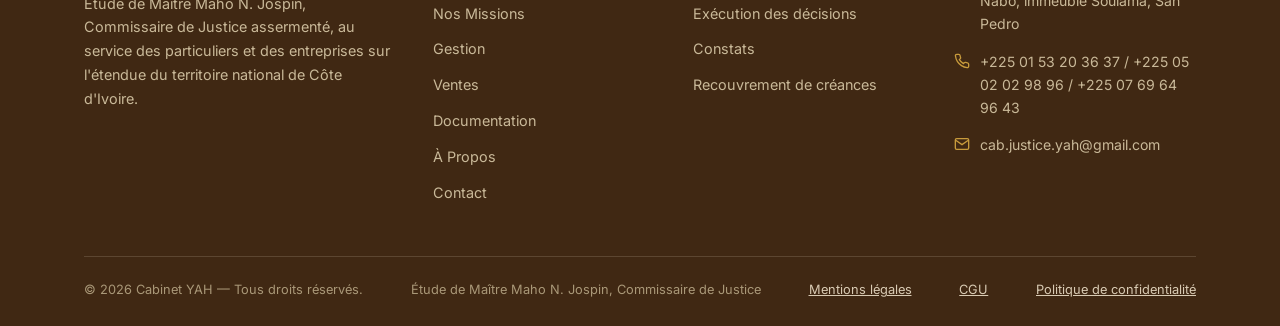
<file: contact.html>
<!DOCTYPE html>
<html lang="fr">
<head>
<meta charset="UTF-8">
<meta name="viewport" content="width=device-width, initial-scale=1.0">
<title>Contact — Cabinet YAH, Commissaire de Justice en Côte d'Ivoire</title>
<meta name="description" content="Contactez le Cabinet YAH, étude de Maître Maho N. Jospin, Commissaire de Justice à San Pedro, intervenant sur toute la Côte d'Ivoire.">

<meta property="og:type" content="website">
<meta property="og:site_name" content="Cabinet YAH">
<meta property="og:locale" content="fr_CI">
<meta property="og:title" content="Contact — Cabinet YAH, Commissaire de Justice en Côte d'Ivoire">
<meta property="og:description" content="Contactez le Cabinet YAH, étude de Maître Maho N. Jospin, Commissaire de Justice à San Pedro, intervenant sur toute la Côte d'Ivoire.">
<meta property="og:image" content="https://cabinetyah.com/assets/img/sceau-ministere-justice.jpeg">
<meta property="og:url" content="https://cabinetyah.com/contact.html">
<meta name="twitter:card" content="summary_large_image">
<meta name="twitter:title" content="Contact — Cabinet YAH, Commissaire de Justice en Côte d'Ivoire">
<meta name="twitter:description" content="Contactez le Cabinet YAH, étude de Maître Maho N. Jospin, Commissaire de Justice à San Pedro, intervenant sur toute la Côte d'Ivoire.">
<meta name="twitter:image" content="https://cabinetyah.com/assets/img/sceau-ministere-justice.jpeg">
<link rel="canonical" href="https://cabinetyah.com/contact.html">

<link rel="preconnect" href="https://fonts.googleapis.com">
<link rel="preconnect" href="https://fonts.gstatic.com" crossorigin>
<link href="https://fonts.googleapis.com/css2?family=Playfair+Display:ital,wght@0,500;0,600;0,700;1,500&family=Inter:wght@400;500;600;700&display=swap" rel="stylesheet">

<link rel="icon" href="favicon.ico" sizes="any">
<link rel="icon" type="image/png" sizes="32x32" href="favicon-32x32.png">
<link rel="icon" type="image/png" sizes="16x16" href="favicon-16x16.png">
<link rel="apple-touch-icon" sizes="180x180" href="apple-touch-icon.png">
<link rel="stylesheet" href="css/style.css?v=4">
</head>
<body>

<div class="topbar">
  <div class="container">
    <div class="topbar__contacts">
      <a href="tel:+2250153203637">
        <svg width="14" height="14" viewBox="0 0 24 24" fill="none" stroke="currentColor" stroke-width="2"><path d="M22 16.92v3a2 2 0 0 1-2.18 2 19.79 19.79 0 0 1-8.63-3.07 19.5 19.5 0 0 1-6-6 19.79 19.79 0 0 1-3.07-8.67A2 2 0 0 1 4.11 2h3a2 2 0 0 1 2 1.72c.127.96.361 1.903.7 2.81a2 2 0 0 1-.45 2.11L8.09 9.91a16 16 0 0 0 6 6l1.27-1.27a2 2 0 0 1 2.11-.45c.907.339 1.85.573 2.81.7A2 2 0 0 1 22 16.92z"/></svg>
        +225 01 53 20 36 37
      </a>
      <a href="tel:+2250502029896">
        <svg width="14" height="14" viewBox="0 0 24 24" fill="none" stroke="currentColor" stroke-width="2"><path d="M22 16.92v3a2 2 0 0 1-2.18 2 19.79 19.79 0 0 1-8.63-3.07 19.5 19.5 0 0 1-6-6 19.79 19.79 0 0 1-3.07-8.67A2 2 0 0 1 4.11 2h3a2 2 0 0 1 2 1.72c.127.96.361 1.903.7 2.81a2 2 0 0 1-.45 2.11L8.09 9.91a16 16 0 0 0 6 6l1.27-1.27a2 2 0 0 1 2.11-.45c.907.339 1.85.573 2.81.7A2 2 0 0 1 22 16.92z"/></svg>
        +225 05 02 02 98 96
      </a>
      <a href="mailto:cab.justice.yah@gmail.com">
        <svg width="14" height="14" viewBox="0 0 24 24" fill="none" stroke="currentColor" stroke-width="2"><path d="M4 4h16v16H4z" opacity="0"/><path d="M22 6l-10 7L2 6"/><rect x="2" y="4" width="20" height="16" rx="2"/></svg>
        cab.justice.yah@gmail.com
      </a>
      <span class="topbar__badge">Lac Francophonie, San Pedro</span>
    </div>
    <div class="topbar__badge">OFFICIER PUBLIC ET MINISTÉRIEL ASSERMENTÉ</div>
  </div>
</div>

<header class="header">
  <div class="container nav" id="siteNav">
    <a href="index.html" class="brand">
      <img src="assets/img/sceau-ministere-justice.jpeg" alt="Cabinet YAH — Commissaire de Justice" class="brand__seal">
      <span class="brand__text">
        <span class="brand__name">Cabinet YAH</span>
        <span class="brand__tagline">Commissaire de Justice</span>
      </span>
    </a>
    <nav class="nav__links">
      <a href="index.html">Accueil</a>
      <a href="missions.html">Nos Missions</a>
      <a href="gestion.html">Gestion</a>
      <a href="ventes.html">Ventes</a>
      <a href="documentation.html">Documentation</a>
      <a href="a-propos.html">À Propos</a>
      <a href="contact.html">Contact</a>
    </nav>
    <div class="nav__actions">
      <a href="contact.html" class="btn btn--outline">Nous Contacter</a>
    </div>
  </div>
</header>
<nav class="bottom-nav" aria-label="Navigation mobile">
  <div class="bottom-nav__list">
    <a href="index.html" class="bottom-nav__link">
      <svg width="20" height="20" viewBox="0 0 24 24" fill="none" stroke="currentColor" stroke-width="2"><path d="M3 9l9-7 9 7v11a2 2 0 0 1-2 2H5a2 2 0 0 1-2-2z"/><polyline points="9 22 9 12 15 12 15 22"/></svg>
      Accueil
    </a>
    <a href="missions.html" class="bottom-nav__link">
      <svg width="20" height="20" viewBox="0 0 24 24" fill="none" stroke="currentColor" stroke-width="2"><rect x="2" y="7" width="20" height="14" rx="2"/><path d="M16 21V5a2 2 0 0 0-2-2h-4a2 2 0 0 0-2 2v16"/></svg>
      Missions
    </a>
    <a href="gestion.html" class="bottom-nav__link">
      <svg width="20" height="20" viewBox="0 0 24 24" fill="none" stroke="currentColor" stroke-width="2"><path d="M21 2l-2 2m-7.61 7.61a5.5 5.5 0 1 1-7.778 7.778 5.5 5.5 0 0 1 7.777-7.777zm0 0L15.5 7.5m0 0l3 3L22 7l-3-3m-3.5 3.5L19 4"/></svg>
      Gestion
    </a>
    <a href="ventes.html" class="bottom-nav__link">
      <svg width="20" height="20" viewBox="0 0 24 24" fill="none" stroke="currentColor" stroke-width="2"><path d="M3 21h18"/><path d="M12 3v14"/><path d="M4 8l8-5 8 5"/><path d="M6 8v6M18 8v6"/></svg>
      Ventes
    </a>
    <button type="button" class="bottom-nav__link bottom-nav__more-toggle" aria-label="Plus d'options" aria-expanded="false" aria-controls="bottom-nav-more">
      <svg width="20" height="20" viewBox="0 0 24 24" fill="none" stroke="currentColor" stroke-width="2"><line x1="3" y1="6" x2="21" y2="6"/><line x1="3" y1="12" x2="21" y2="12"/><line x1="3" y1="18" x2="21" y2="18"/></svg>
      Menu
    </button>
  </div>
  <div class="bottom-nav__more" id="bottom-nav-more">
    <a href="documentation.html" class="bottom-nav__link">
      <svg width="18" height="18" viewBox="0 0 24 24" fill="none" stroke="currentColor" stroke-width="2"><path d="M14 2H6a2 2 0 0 0-2 2v16a2 2 0 0 0 2 2h12a2 2 0 0 0 2-2V8z"/><polyline points="14 2 14 8 20 8"/><line x1="8" y1="13" x2="16" y2="13"/><line x1="8" y1="17" x2="16" y2="17"/></svg>
      Documentation
    </a>
    <a href="a-propos.html" class="bottom-nav__link">
      <svg width="18" height="18" viewBox="0 0 24 24" fill="none" stroke="currentColor" stroke-width="2"><path d="M20 21v-2a4 4 0 0 0-4-4H8a4 4 0 0 0-4 4v2"/><circle cx="12" cy="7" r="4"/></svg>
      À Propos
    </a>
    <a href="contact.html" class="bottom-nav__link">
      <svg width="18" height="18" viewBox="0 0 24 24" fill="none" stroke="currentColor" stroke-width="2"><path d="M22 16.92v3a2 2 0 0 1-2.18 2 19.79 19.79 0 0 1-8.63-3.07 19.5 19.5 0 0 1-6-6 19.79 19.79 0 0 1-3.07-8.67A2 2 0 0 1 4.11 2h3a2 2 0 0 1 2 1.72c.127.96.361 1.903.7 2.81a2 2 0 0 1-.45 2.11L8.09 9.91a16 16 0 0 0 6 6l1.27-1.27a2 2 0 0 1 2.11-.45c.907.339 1.85.573 2.81.7A2 2 0 0 1 22 16.92z"/></svg>
      Contact
    </a>
  </div>
</nav>


<section class="page-header">
  <div class="container">
    <span class="eyebrow">Contact</span>
    <h1>Parlons de votre dossier</h1>
    <p class="page-header__lead">L'équipe du Cabinet YAH vous répond dans les meilleurs délais, du lundi au vendredi.</p>
    <div class="breadcrumb"><a href="index.html">Accueil</a> / Contact</div>
  </div>
</section>

<section class="section">
  <div class="container contact-grid">

    <div class="reveal">
      <div class="contact-info">
        <h2>Coordonnées de l'étude</h2>

        <div class="contact-info__item">
          <svg width="20" height="20" viewBox="0 0 24 24" fill="none" stroke="currentColor" stroke-width="2"><path d="M21 10c0 7-9 13-9 13s-9-6-9-13a9 9 0 0 1 18 0z"/><circle cx="12" cy="10" r="3"/></svg>
          <div>
            <strong>Siège social</strong>
            <span>Lac Francophonie, carrefour Nabo, immeuble Soulama, San Pedro, Côte d'Ivoire</span>
          </div>
        </div>

        <div class="contact-info__item">
          <svg width="20" height="20" viewBox="0 0 24 24" fill="none" stroke="currentColor" stroke-width="2"><path d="M22 16.92v3a2 2 0 0 1-2.18 2 19.79 19.79 0 0 1-8.63-3.07 19.5 19.5 0 0 1-6-6 19.79 19.79 0 0 1-3.07-8.67A2 2 0 0 1 4.11 2h3a2 2 0 0 1 2 1.72c.127.96.361 1.903.7 2.81a2 2 0 0 1-.45 2.11L8.09 9.91a16 16 0 0 0 6 6l1.27-1.27a2 2 0 0 1 2.11-.45c.907.339 1.85.573 2.81.7A2 2 0 0 1 22 16.92z"/></svg>
          <div>
            <strong>Téléphone</strong>
            <a href="tel:+2250153203637">+225 01 53 20 36 37</a><br>
            <a href="tel:+2250502029896">+225 05 02 02 98 96</a><br>
            <a href="tel:+2250769649643">+225 07 69 64 96 43</a>
          </div>
        </div>

        <div class="contact-info__item">
          <svg width="20" height="20" viewBox="0 0 24 24" fill="none" stroke="currentColor" stroke-width="2"><path d="M22 6l-10 7L2 6"/><rect x="2" y="4" width="20" height="16" rx="2"/></svg>
          <div>
            <strong>Email</strong>
            <a href="mailto:cab.justice.yah@gmail.com">cab.justice.yah@gmail.com</a>
          </div>
        </div>

        <div class="contact-info__item">
          <svg width="20" height="20" viewBox="0 0 24 24" fill="none" stroke="currentColor" stroke-width="2"><circle cx="12" cy="12" r="10"/><polyline points="12 6 12 12 16 14"/></svg>
          <div>
            <strong>Horaires</strong>
            <span>Lundi – Vendredi : 8h00 – 17h00<br>Samedi et Dimanche : sur rendez-vous<br><em>En dehors de ces horaires, il reste possible de prendre rendez-vous sur demande.</em></span>
          </div>
        </div>

        <div class="map-embed">
          <iframe
            src="https://www.google.com/maps?q=Lac%20Francophonie%2C%20carrefour%20Nabo%2C%20San%20Pedro%2C%20C%C3%B4te%20d%27Ivoire&output=embed"
            loading="lazy"
            referrerpolicy="no-referrer-when-downgrade"
            title="Localisation du Cabinet YAH à San Pedro"></iframe>
        </div>
      </div>
    </div>

    <div class="reveal">
      <div class="form-card">
        <h2>Envoyer un message</h2>
        <p>Décrivez brièvement votre besoin, l'étude reviendra vers vous rapidement.</p>

        <div class="contact-method">
          <button type="button" class="contact-method__btn is-active" data-method="email">
            <svg width="16" height="16" viewBox="0 0 24 24" fill="none" stroke="currentColor" stroke-width="2"><path d="M22 6l-10 7L2 6"/><rect x="2" y="4" width="20" height="16" rx="2"/></svg>
            Par Email
          </button>
          <button type="button" class="contact-method__btn" data-method="whatsapp">
            <svg width="16" height="16" viewBox="0 0 24 24" fill="none" stroke="currentColor" stroke-width="2"><path d="M21 11.5a8.38 8.38 0 0 1-.9 3.8 8.5 8.5 0 0 1-7.6 4.7 8.38 8.38 0 0 1-3.8-.9L3 21l1.9-5.7a8.38 8.38 0 0 1-.9-3.8 8.5 8.5 0 0 1 4.7-7.6 8.38 8.38 0 0 1 3.8-.9h.5a8.48 8.48 0 0 1 8 8v.5z"/></svg>
            Par WhatsApp
          </button>
        </div>

        <div class="form-success">Votre messagerie va s'ouvrir avec votre message pré-rempli à destination du cabinet.</div>

        <form id="contact-form">
          <div class="form-row">
            <div class="field">
              <label for="nom">Nom complet</label>
              <input type="text" id="nom" name="nom" required placeholder="Votre nom et prénom">
            </div>
            <div class="field">
              <label for="telephone">Téléphone</label>
              <input type="tel" id="telephone" name="telephone" placeholder="+225 ...">
            </div>
          </div>
          <div class="field">
            <label for="email">Email (optionnel)</label>
            <input type="email" id="email" name="email" placeholder="votre@email.com">
          </div>
          <div class="field">
            <label for="objet">Objet</label>
            <select id="objet" name="objet">
              <option>Signification d'actes</option>
              <option>Exécution de décision de justice</option>
              <option>Constat</option>
              <option>Recouvrement de créances</option>
              <option>Vente aux enchères</option>
              <option>Conseil juridique</option>
              <option>Autre demande</option>
            </select>
          </div>
          <div class="field field--grow">
            <label for="message">Message</label>
            <textarea id="message" name="message" required placeholder="Décrivez votre demande..."></textarea>
          </div>
          <button type="submit" class="btn btn--primary btn--block">Envoyer le message</button>
          <p class="form-note">En soumettant ce formulaire, votre messagerie par défaut s'ouvrira pour finaliser l'envoi à cab.justice.yah@gmail.com.</p>
        </form>
      </div>
    </div>

  </div>
</section>

<footer class="footer">
  <div class="container">
    <div class="footer__grid">
      <div>
        <div class="footer__brand">
          <img src="assets/img/sceau-ministere-justice.jpeg" alt="Cabinet YAH" loading="lazy">
          <strong>Cabinet YAH</strong>
        </div>
        <p>Étude de Maître Maho N. Jospin, Commissaire de Justice assermenté, au service des particuliers et des entreprises sur l'étendue du territoire national de Côte d'Ivoire.</p>
      </div>
      <div>
        <h3>Navigation</h3>
        <div class="footer__links">
          <a href="index.html">Accueil</a>
          <a href="missions.html">Nos Missions</a>
          <a href="gestion.html">Gestion</a>
          <a href="ventes.html">Ventes</a>
          <a href="documentation.html">Documentation</a>
          <a href="a-propos.html">À Propos</a>
          <a href="contact.html">Contact</a>
        </div>
      </div>
      <div>
        <h3>Missions</h3>
        <div class="footer__links">
          <a href="missions.html#signification">Signification d'actes</a>
          <a href="missions.html#execution">Exécution des décisions</a>
          <a href="missions.html#constats">Constats</a>
          <a href="missions.html#recouvrement">Recouvrement de créances</a>
        </div>
      </div>
      <div>
        <h3>Contact</h3>
        <ul class="footer__contact">
          <li><svg width="16" height="16" viewBox="0 0 24 24" fill="none" stroke="currentColor" stroke-width="2"><path d="M21 10c0 7-9 13-9 13s-9-6-9-13a9 9 0 0 1 18 0z"/><circle cx="12" cy="10" r="3"/></svg> Lac Francophonie, carrefour Nabo, immeuble Soulama, San Pedro</li>
          <li><svg width="16" height="16" viewBox="0 0 24 24" fill="none" stroke="currentColor" stroke-width="2"><path d="M22 16.92v3a2 2 0 0 1-2.18 2 19.79 19.79 0 0 1-8.63-3.07 19.5 19.5 0 0 1-6-6 19.79 19.79 0 0 1-3.07-8.67A2 2 0 0 1 4.11 2h3a2 2 0 0 1 2 1.72c.127.96.361 1.903.7 2.81a2 2 0 0 1-.45 2.11L8.09 9.91a16 16 0 0 0 6 6l1.27-1.27a2 2 0 0 1 2.11-.45c.907.339 1.85.573 2.81.7A2 2 0 0 1 22 16.92z"/></svg> +225 01 53 20 36 37 / +225 05 02 02 98 96 / +225 07 69 64 96 43</li>
          <li><svg width="16" height="16" viewBox="0 0 24 24" fill="none" stroke="currentColor" stroke-width="2"><path d="M22 6l-10 7L2 6"/><rect x="2" y="4" width="20" height="16" rx="2"/></svg> cab.justice.yah@gmail.com</li>
        </ul>
      </div>
    </div>
    <div class="footer__bottom">
      <span>© <span id="year"></span> Cabinet YAH — Tous droits réservés.</span>
      <span>Étude de Maître Maho N. Jospin, Commissaire de Justice</span>
      <a href="mentions-legales.html">Mentions légales</a>
      <a href="cgu.html">CGU</a>
      <a href="confidentialite.html">Politique de confidentialité</a>
    </div>
  </div>
</footer>

<script src="js/main.js?v=2"></script>
</body>
</html>
</file>
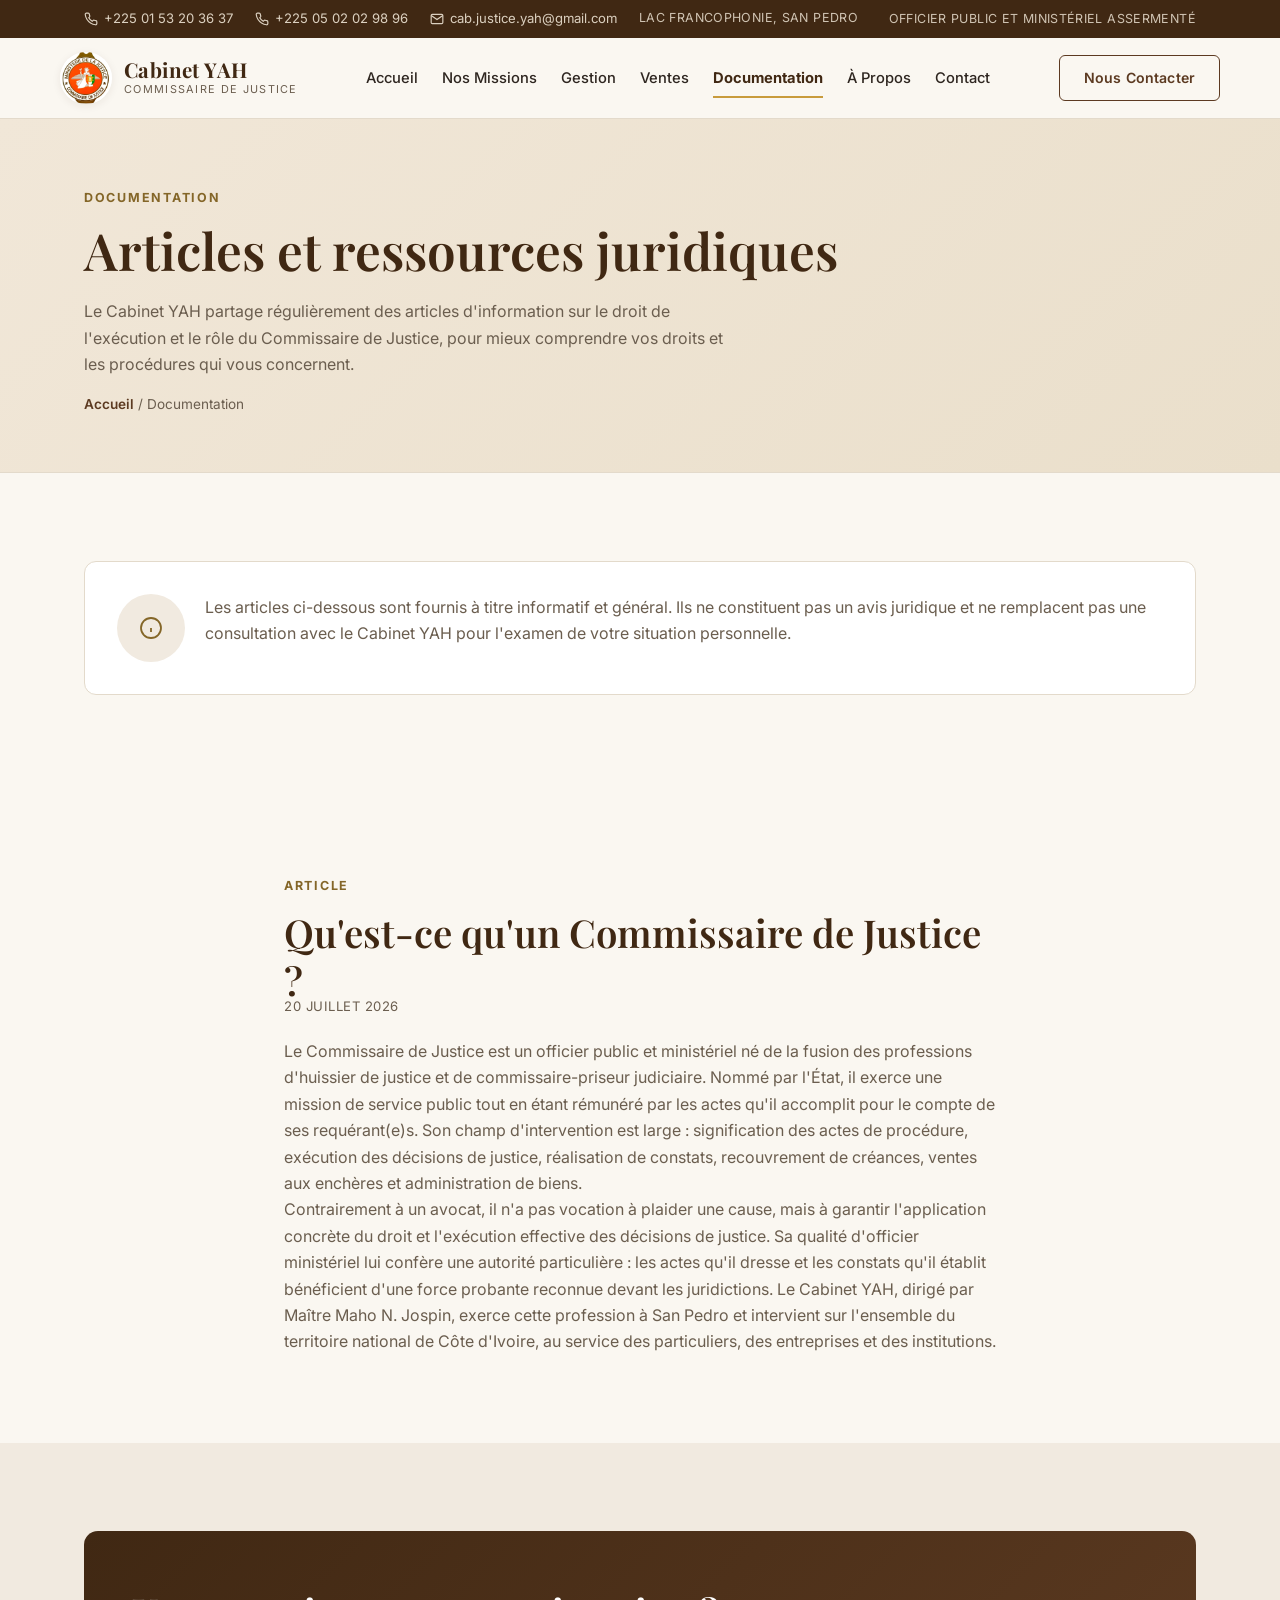
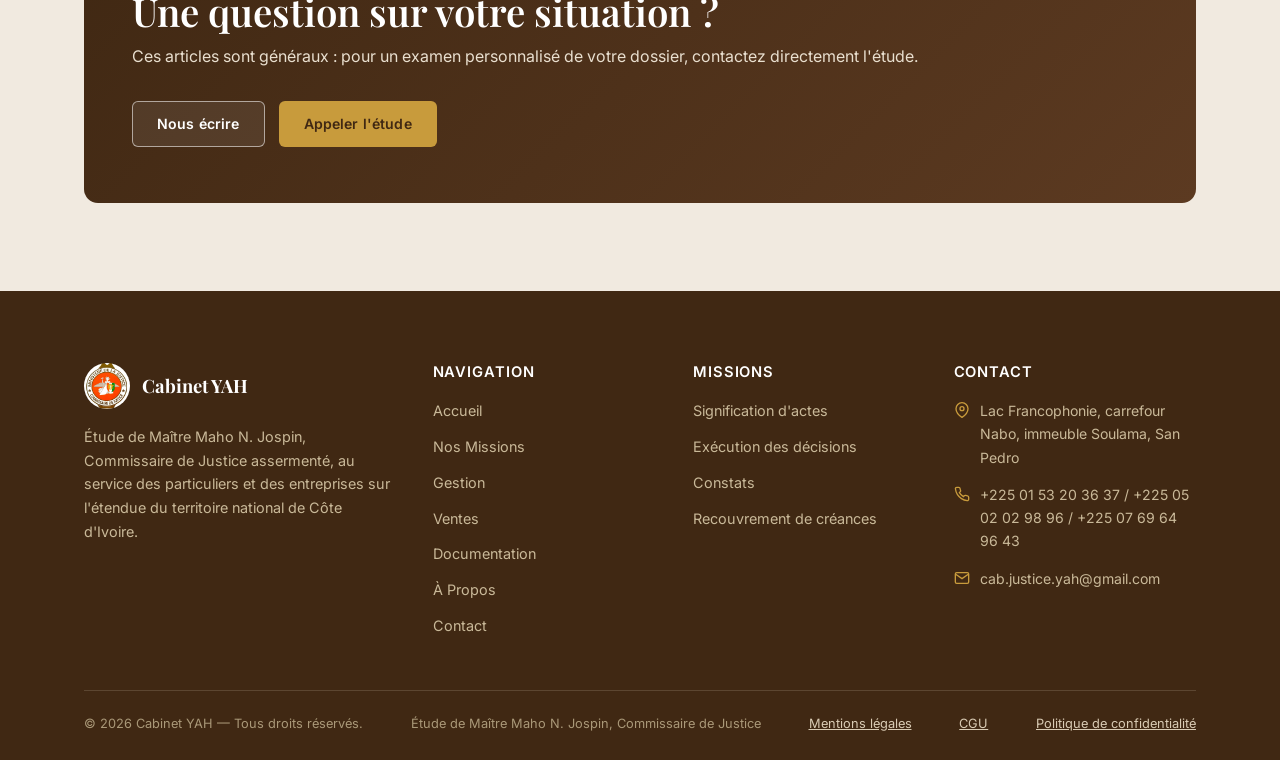
<file: documentation.html>
<!DOCTYPE html>
<html lang="fr">
<head>
<meta charset="UTF-8">
<meta name="viewport" content="width=device-width, initial-scale=1.0">
<title>Documentation — Articles Juridiques | Cabinet YAH, Commissaire de Justice</title>
<meta name="description" content="Articles d'information juridique du Cabinet YAH sur le rôle, les missions et les procédures du Commissaire de Justice en Côte d'Ivoire.">

<meta property="og:type" content="website">
<meta property="og:site_name" content="Cabinet YAH">
<meta property="og:locale" content="fr_CI">
<meta property="og:title" content="Documentation — Articles Juridiques | Cabinet YAH, Commissaire de Justice">
<meta property="og:description" content="Articles d'information juridique du Cabinet YAH sur le rôle, les missions et les procédures du Commissaire de Justice en Côte d'Ivoire.">
<meta property="og:image" content="https://cabinetyah.com/assets/img/sceau-ministere-justice.jpeg">
<meta property="og:url" content="https://cabinetyah.com/documentation.html">
<meta name="twitter:card" content="summary_large_image">
<meta name="twitter:title" content="Documentation — Articles Juridiques | Cabinet YAH, Commissaire de Justice">
<meta name="twitter:description" content="Articles d'information juridique du Cabinet YAH sur le rôle, les missions et les procédures du Commissaire de Justice en Côte d'Ivoire.">
<meta name="twitter:image" content="https://cabinetyah.com/assets/img/sceau-ministere-justice.jpeg">
<link rel="canonical" href="https://cabinetyah.com/documentation.html">

<link rel="preconnect" href="https://fonts.googleapis.com">
<link rel="preconnect" href="https://fonts.gstatic.com" crossorigin>
<link href="https://fonts.googleapis.com/css2?family=Playfair+Display:ital,wght@0,500;0,600;0,700;1,500&family=Inter:wght@400;500;600;700&display=swap" rel="stylesheet">

<link rel="icon" href="favicon.ico" sizes="any">
<link rel="icon" type="image/png" sizes="32x32" href="favicon-32x32.png">
<link rel="icon" type="image/png" sizes="16x16" href="favicon-16x16.png">
<link rel="apple-touch-icon" sizes="180x180" href="apple-touch-icon.png">
<link rel="stylesheet" href="css/style.css?v=4">
</head>
<body>

<div class="topbar">
  <div class="container">
    <div class="topbar__contacts">
      <a href="tel:+2250153203637">
        <svg width="14" height="14" viewBox="0 0 24 24" fill="none" stroke="currentColor" stroke-width="2"><path d="M22 16.92v3a2 2 0 0 1-2.18 2 19.79 19.79 0 0 1-8.63-3.07 19.5 19.5 0 0 1-6-6 19.79 19.79 0 0 1-3.07-8.67A2 2 0 0 1 4.11 2h3a2 2 0 0 1 2 1.72c.127.96.361 1.903.7 2.81a2 2 0 0 1-.45 2.11L8.09 9.91a16 16 0 0 0 6 6l1.27-1.27a2 2 0 0 1 2.11-.45c.907.339 1.85.573 2.81.7A2 2 0 0 1 22 16.92z"/></svg>
        +225 01 53 20 36 37
      </a>
      <a href="tel:+2250502029896">
        <svg width="14" height="14" viewBox="0 0 24 24" fill="none" stroke="currentColor" stroke-width="2"><path d="M22 16.92v3a2 2 0 0 1-2.18 2 19.79 19.79 0 0 1-8.63-3.07 19.5 19.5 0 0 1-6-6 19.79 19.79 0 0 1-3.07-8.67A2 2 0 0 1 4.11 2h3a2 2 0 0 1 2 1.72c.127.96.361 1.903.7 2.81a2 2 0 0 1-.45 2.11L8.09 9.91a16 16 0 0 0 6 6l1.27-1.27a2 2 0 0 1 2.11-.45c.907.339 1.85.573 2.81.7A2 2 0 0 1 22 16.92z"/></svg>
        +225 05 02 02 98 96
      </a>
      <a href="mailto:cab.justice.yah@gmail.com">
        <svg width="14" height="14" viewBox="0 0 24 24" fill="none" stroke="currentColor" stroke-width="2"><path d="M4 4h16v16H4z" opacity="0"/><path d="M22 6l-10 7L2 6"/><rect x="2" y="4" width="20" height="16" rx="2"/></svg>
        cab.justice.yah@gmail.com
      </a>
      <span class="topbar__badge">Lac Francophonie, San Pedro</span>
    </div>
    <div class="topbar__badge">OFFICIER PUBLIC ET MINISTÉRIEL ASSERMENTÉ</div>
  </div>
</div>

<header class="header">
  <div class="container nav" id="siteNav">
    <a href="index.html" class="brand">
      <img src="assets/img/sceau-ministere-justice.jpeg" alt="Cabinet YAH — Commissaire de Justice" class="brand__seal">
      <span class="brand__text">
        <span class="brand__name">Cabinet YAH</span>
        <span class="brand__tagline">Commissaire de Justice</span>
      </span>
    </a>
    <nav class="nav__links">
      <a href="index.html">Accueil</a>
      <a href="missions.html">Nos Missions</a>
      <a href="gestion.html">Gestion</a>
      <a href="ventes.html">Ventes</a>
      <a href="documentation.html">Documentation</a>
      <a href="a-propos.html">À Propos</a>
      <a href="contact.html">Contact</a>
    </nav>
    <div class="nav__actions">
      <a href="contact.html" class="btn btn--outline">Nous Contacter</a>
    </div>
  </div>
</header>
<nav class="bottom-nav" aria-label="Navigation mobile">
  <div class="bottom-nav__list">
    <a href="index.html" class="bottom-nav__link">
      <svg width="20" height="20" viewBox="0 0 24 24" fill="none" stroke="currentColor" stroke-width="2"><path d="M3 9l9-7 9 7v11a2 2 0 0 1-2 2H5a2 2 0 0 1-2-2z"/><polyline points="9 22 9 12 15 12 15 22"/></svg>
      Accueil
    </a>
    <a href="missions.html" class="bottom-nav__link">
      <svg width="20" height="20" viewBox="0 0 24 24" fill="none" stroke="currentColor" stroke-width="2"><rect x="2" y="7" width="20" height="14" rx="2"/><path d="M16 21V5a2 2 0 0 0-2-2h-4a2 2 0 0 0-2 2v16"/></svg>
      Missions
    </a>
    <a href="gestion.html" class="bottom-nav__link">
      <svg width="20" height="20" viewBox="0 0 24 24" fill="none" stroke="currentColor" stroke-width="2"><path d="M21 2l-2 2m-7.61 7.61a5.5 5.5 0 1 1-7.778 7.778 5.5 5.5 0 0 1 7.777-7.777zm0 0L15.5 7.5m0 0l3 3L22 7l-3-3m-3.5 3.5L19 4"/></svg>
      Gestion
    </a>
    <a href="ventes.html" class="bottom-nav__link">
      <svg width="20" height="20" viewBox="0 0 24 24" fill="none" stroke="currentColor" stroke-width="2"><path d="M3 21h18"/><path d="M12 3v14"/><path d="M4 8l8-5 8 5"/><path d="M6 8v6M18 8v6"/></svg>
      Ventes
    </a>
    <button type="button" class="bottom-nav__link bottom-nav__more-toggle" aria-label="Plus d'options" aria-expanded="false" aria-controls="bottom-nav-more">
      <svg width="20" height="20" viewBox="0 0 24 24" fill="none" stroke="currentColor" stroke-width="2"><line x1="3" y1="6" x2="21" y2="6"/><line x1="3" y1="12" x2="21" y2="12"/><line x1="3" y1="18" x2="21" y2="18"/></svg>
      Menu
    </button>
  </div>
  <div class="bottom-nav__more" id="bottom-nav-more">
    <a href="documentation.html" class="bottom-nav__link">
      <svg width="18" height="18" viewBox="0 0 24 24" fill="none" stroke="currentColor" stroke-width="2"><path d="M14 2H6a2 2 0 0 0-2 2v16a2 2 0 0 0 2 2h12a2 2 0 0 0 2-2V8z"/><polyline points="14 2 14 8 20 8"/><line x1="8" y1="13" x2="16" y2="13"/><line x1="8" y1="17" x2="16" y2="17"/></svg>
      Documentation
    </a>
    <a href="a-propos.html" class="bottom-nav__link">
      <svg width="18" height="18" viewBox="0 0 24 24" fill="none" stroke="currentColor" stroke-width="2"><path d="M20 21v-2a4 4 0 0 0-4-4H8a4 4 0 0 0-4 4v2"/><circle cx="12" cy="7" r="4"/></svg>
      À Propos
    </a>
    <a href="contact.html" class="bottom-nav__link">
      <svg width="18" height="18" viewBox="0 0 24 24" fill="none" stroke="currentColor" stroke-width="2"><path d="M22 16.92v3a2 2 0 0 1-2.18 2 19.79 19.79 0 0 1-8.63-3.07 19.5 19.5 0 0 1-6-6 19.79 19.79 0 0 1-3.07-8.67A2 2 0 0 1 4.11 2h3a2 2 0 0 1 2 1.72c.127.96.361 1.903.7 2.81a2 2 0 0 1-.45 2.11L8.09 9.91a16 16 0 0 0 6 6l1.27-1.27a2 2 0 0 1 2.11-.45c.907.339 1.85.573 2.81.7A2 2 0 0 1 22 16.92z"/></svg>
      Contact
    </a>
  </div>
</nav>


<section class="page-header">
  <div class="container">
    <span class="eyebrow">Documentation</span>
    <h1>Articles et ressources juridiques</h1>
    <p class="page-header__lead">Le Cabinet YAH partage régulièrement des articles d'information sur le droit de l'exécution et le rôle du Commissaire de Justice, pour mieux comprendre vos droits et les procédures qui vous concernent.</p>
    <div class="breadcrumb"><a href="index.html">Accueil</a> / Documentation</div>
  </div>
</section>

<section class="section">
  <div class="container">
    <div class="empty-state empty-state--notice reveal">
      <div class="empty-state__icon">
        <svg width="24" height="24" viewBox="0 0 24 24" fill="none" stroke="currentColor" stroke-width="1.8"><circle cx="12" cy="12" r="10"/><line x1="12" y1="16" x2="12" y2="12"/><line x1="12" y1="8" x2="12.01" y2="8"/></svg>
      </div>
      <p>Les articles ci-dessous sont fournis à titre informatif et général. Ils ne constituent pas un avis juridique et ne remplacent pas une consultation avec le Cabinet YAH pour l'examen de votre situation personnelle.</p>
    </div>
  </div>
</section>

<section class="section">
  <div class="container container--narrow">
    <div id="articles-container"></div>
    <div id="articles-empty" class="empty-state reveal" hidden>
      <h2>Aucun article n'est disponible pour le moment</h2>
      <p>Revenez consulter cette page prochainement.</p>
    </div>
  </div>
</section>

<section class="section section--alt">
  <div class="container">
    <div class="cta-banner reveal">
      <div>
        <h2>Une question sur votre situation ?</h2>
        <p>Ces articles sont généraux : pour un examen personnalisé de votre dossier, contactez directement l'étude.</p>
      </div>
      <div class="cta-banner__actions">
        <a href="contact.html" class="btn btn--ghost-light">Nous écrire</a>
        <a href="tel:+2250502029896" class="btn btn--accent">Appeler l'étude</a>
      </div>
    </div>
  </div>
</section>

<footer class="footer">
  <div class="container">
    <div class="footer__grid">
      <div>
        <div class="footer__brand">
          <img src="assets/img/sceau-ministere-justice.jpeg" alt="Cabinet YAH" loading="lazy">
          <strong>Cabinet YAH</strong>
        </div>
        <p>Étude de Maître Maho N. Jospin, Commissaire de Justice assermenté, au service des particuliers et des entreprises sur l'étendue du territoire national de Côte d'Ivoire.</p>
      </div>
      <div>
        <h3>Navigation</h3>
        <div class="footer__links">
          <a href="index.html">Accueil</a>
          <a href="missions.html">Nos Missions</a>
          <a href="gestion.html">Gestion</a>
          <a href="ventes.html">Ventes</a>
          <a href="documentation.html">Documentation</a>
          <a href="a-propos.html">À Propos</a>
          <a href="contact.html">Contact</a>
        </div>
      </div>
      <div>
        <h3>Missions</h3>
        <div class="footer__links">
          <a href="missions.html#signification">Signification d'actes</a>
          <a href="missions.html#execution">Exécution des décisions</a>
          <a href="missions.html#constats">Constats</a>
          <a href="missions.html#recouvrement">Recouvrement de créances</a>
        </div>
      </div>
      <div>
        <h3>Contact</h3>
        <ul class="footer__contact">
          <li><svg width="16" height="16" viewBox="0 0 24 24" fill="none" stroke="currentColor" stroke-width="2"><path d="M21 10c0 7-9 13-9 13s-9-6-9-13a9 9 0 0 1 18 0z"/><circle cx="12" cy="10" r="3"/></svg> Lac Francophonie, carrefour Nabo, immeuble Soulama, San Pedro</li>
          <li><svg width="16" height="16" viewBox="0 0 24 24" fill="none" stroke="currentColor" stroke-width="2"><path d="M22 16.92v3a2 2 0 0 1-2.18 2 19.79 19.79 0 0 1-8.63-3.07 19.5 19.5 0 0 1-6-6 19.79 19.79 0 0 1-3.07-8.67A2 2 0 0 1 4.11 2h3a2 2 0 0 1 2 1.72c.127.96.361 1.903.7 2.81a2 2 0 0 1-.45 2.11L8.09 9.91a16 16 0 0 0 6 6l1.27-1.27a2 2 0 0 1 2.11-.45c.907.339 1.85.573 2.81.7A2 2 0 0 1 22 16.92z"/></svg> +225 01 53 20 36 37 / +225 05 02 02 98 96 / +225 07 69 64 96 43</li>
          <li><svg width="16" height="16" viewBox="0 0 24 24" fill="none" stroke="currentColor" stroke-width="2"><path d="M22 6l-10 7L2 6"/><rect x="2" y="4" width="20" height="16" rx="2"/></svg> cab.justice.yah@gmail.com</li>
        </ul>
      </div>
    </div>
    <div class="footer__bottom">
      <span>© <span id="year"></span> Cabinet YAH — Tous droits réservés.</span>
      <span>Étude de Maître Maho N. Jospin, Commissaire de Justice</span>
      <a href="mentions-legales.html">Mentions légales</a>
      <a href="cgu.html">CGU</a>
      <a href="confidentialite.html">Politique de confidentialité</a>
    </div>
  </div>
</footer>

<script src="js/main.js?v=2"></script>
<script src="js/documentation.js?v=2"></script>
</body>
</html>
</file>
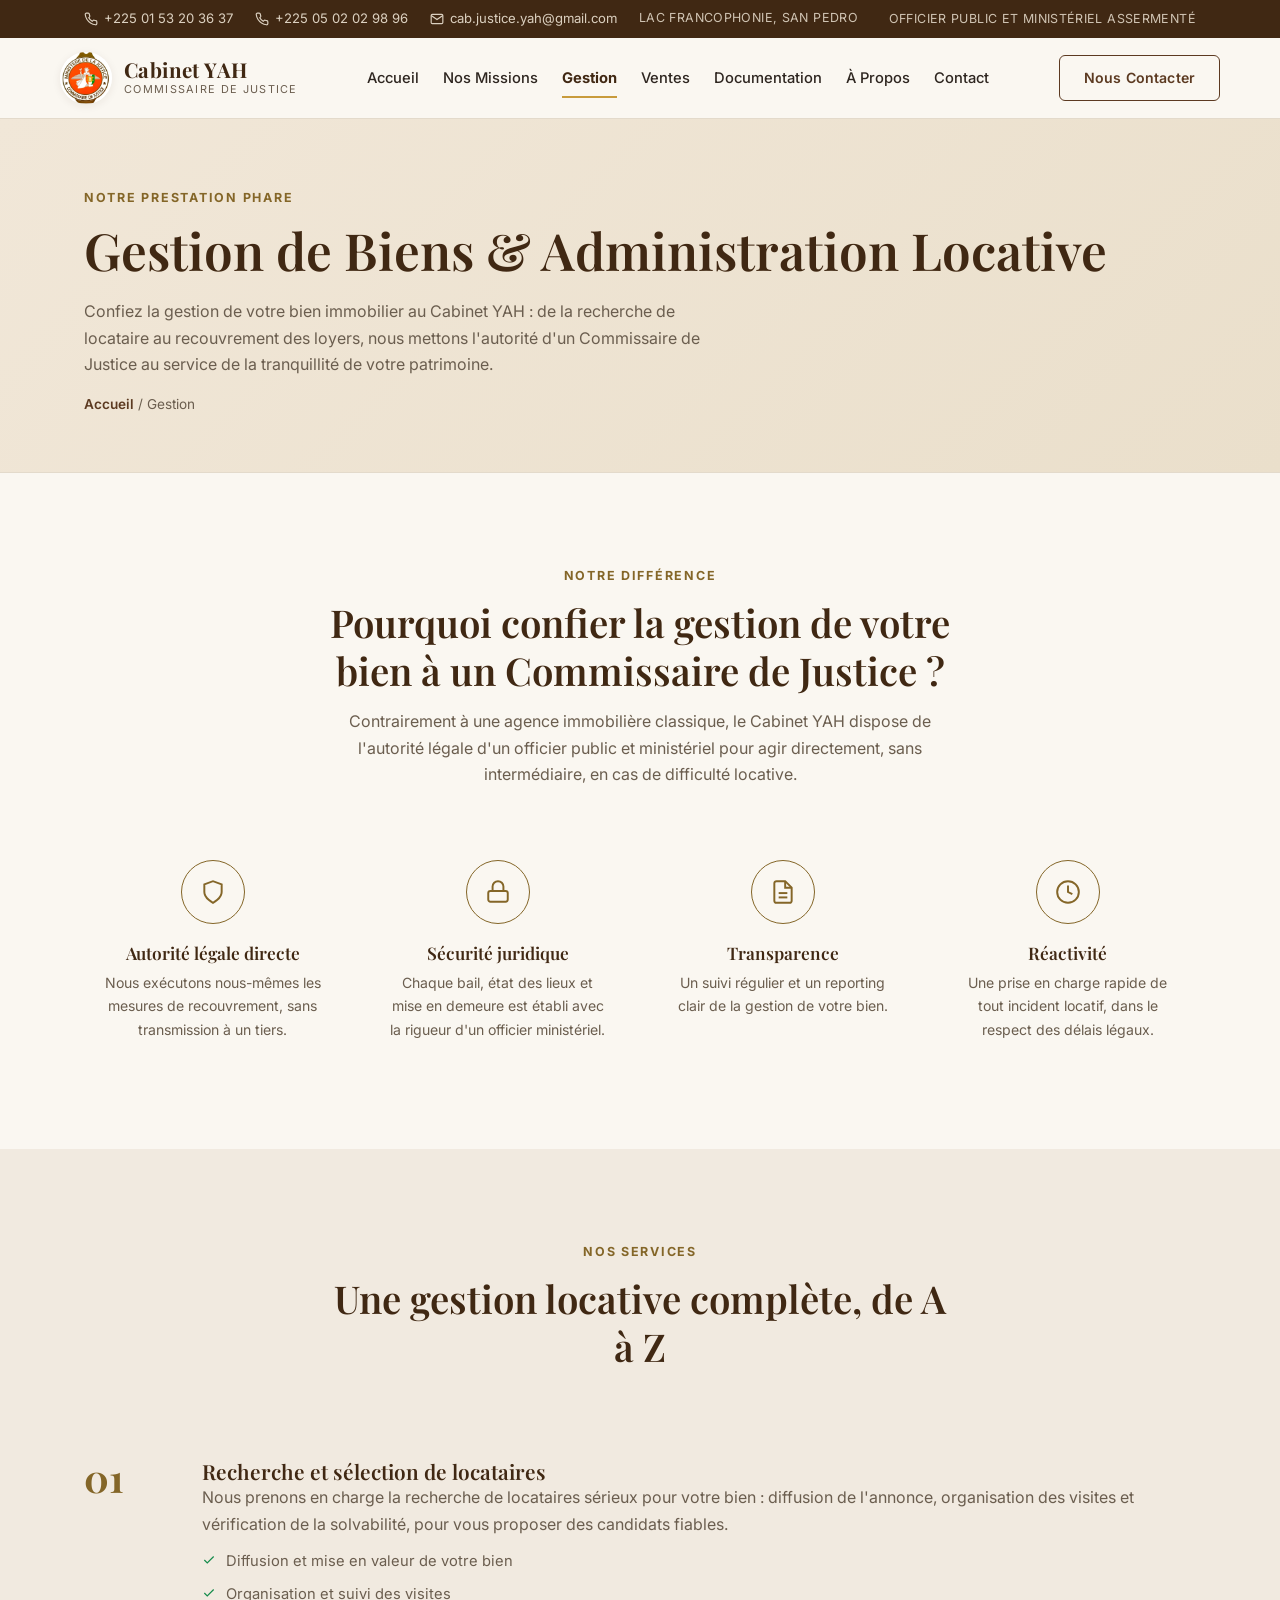
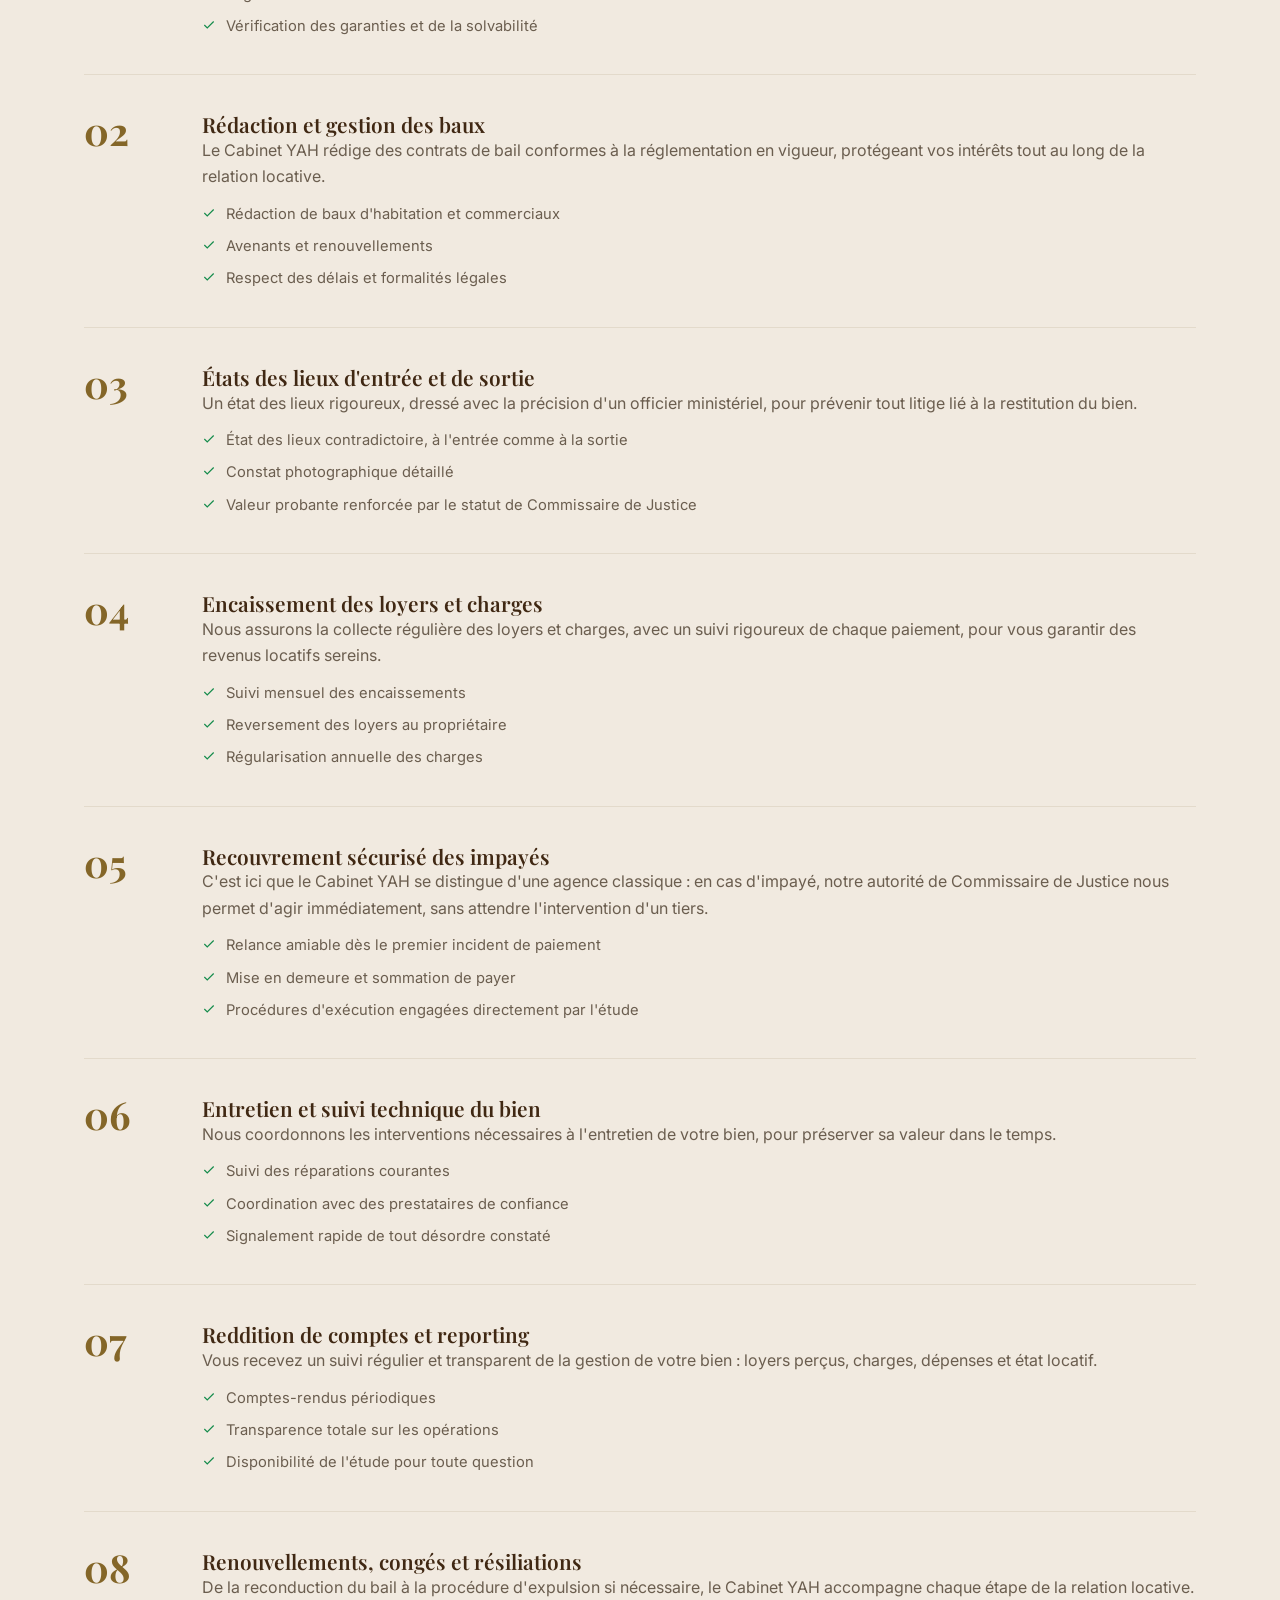
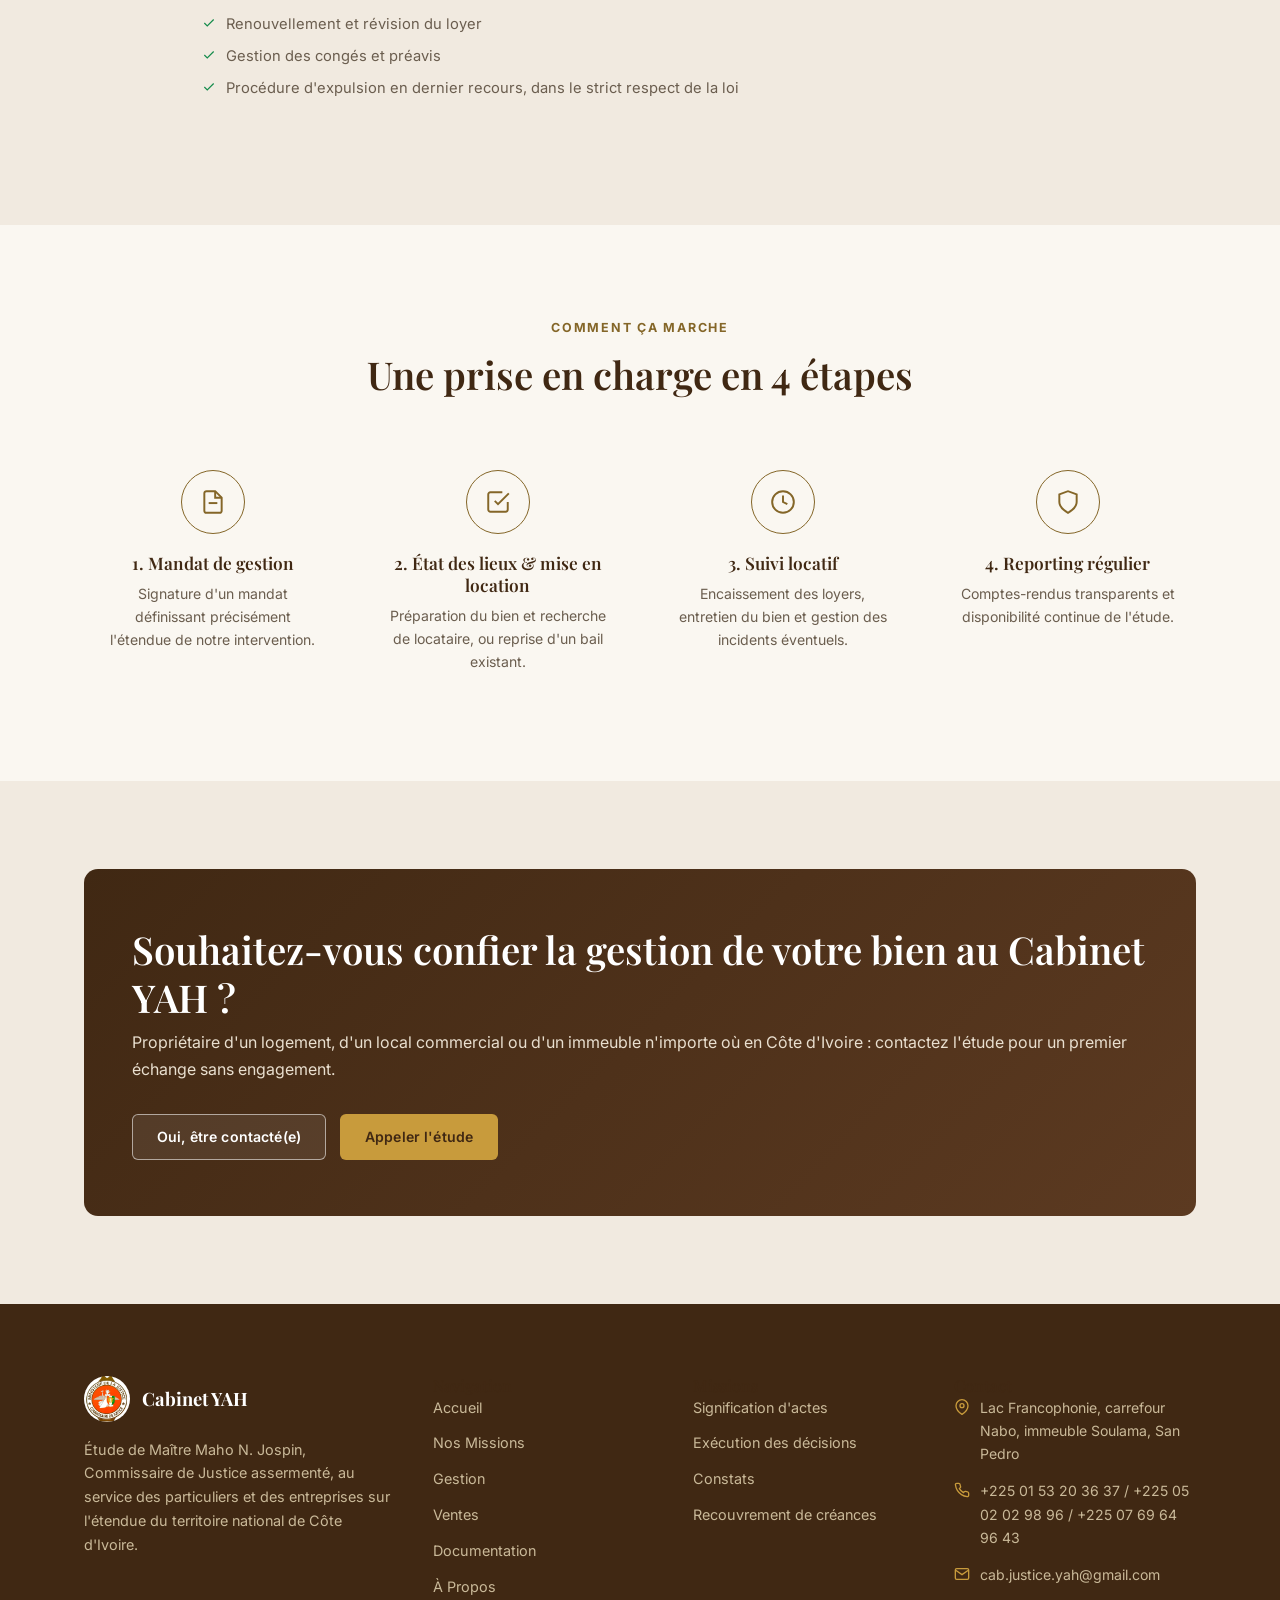
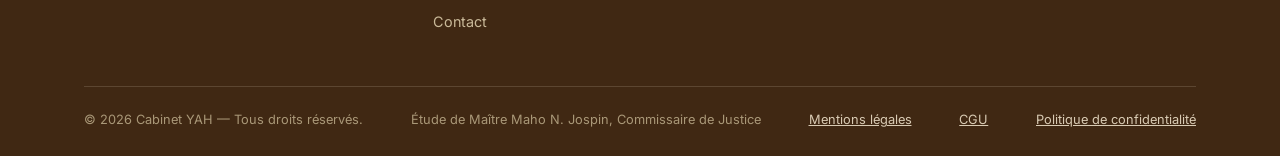
<file: gestion.html>
<!DOCTYPE html>
<html lang="fr">
<head>
<meta charset="UTF-8">
<meta name="viewport" content="width=device-width, initial-scale=1.0">
<title>Gestion de Biens & Administration Locative — Cabinet YAH, Commissaire de Justice</title>
<meta name="description" content="Le Cabinet YAH gère votre bien immobilier et votre administration locative sur l'étendue du territoire national de Côte d'Ivoire : recherche de locataires, baux, états des lieux, encaissement des loyers, recouvrement sécurisé des impayés.">

<meta property="og:type" content="website">
<meta property="og:site_name" content="Cabinet YAH">
<meta property="og:locale" content="fr_CI">
<meta property="og:title" content="Gestion de Biens & Administration Locative — Cabinet YAH, Commissaire de Justice">
<meta property="og:description" content="Le Cabinet YAH gère votre bien immobilier et votre administration locative sur l'étendue du territoire national de Côte d'Ivoire : recherche de locataires, baux, états des lieux, encaissement des loyers, recouvrement sécurisé des impayés.">
<meta property="og:image" content="https://cabinetyah.com/assets/img/sceau-ministere-justice.jpeg">
<meta property="og:url" content="https://cabinetyah.com/gestion.html">
<meta name="twitter:card" content="summary_large_image">
<meta name="twitter:title" content="Gestion de Biens & Administration Locative — Cabinet YAH, Commissaire de Justice">
<meta name="twitter:description" content="Le Cabinet YAH gère votre bien immobilier et votre administration locative sur l'étendue du territoire national de Côte d'Ivoire : recherche de locataires, baux, états des lieux, encaissement des loyers, recouvrement sécurisé des impayés.">
<meta name="twitter:image" content="https://cabinetyah.com/assets/img/sceau-ministere-justice.jpeg">
<link rel="canonical" href="https://cabinetyah.com/gestion.html">

<link rel="preconnect" href="https://fonts.googleapis.com">
<link rel="preconnect" href="https://fonts.gstatic.com" crossorigin>
<link href="https://fonts.googleapis.com/css2?family=Playfair+Display:ital,wght@0,500;0,600;0,700;1,500&family=Inter:wght@400;500;600;700&display=swap" rel="stylesheet">

<link rel="icon" href="favicon.ico" sizes="any">
<link rel="icon" type="image/png" sizes="32x32" href="favicon-32x32.png">
<link rel="icon" type="image/png" sizes="16x16" href="favicon-16x16.png">
<link rel="apple-touch-icon" sizes="180x180" href="apple-touch-icon.png">
<link rel="stylesheet" href="css/style.css?v=3">
</head>
<body>

<div class="topbar">
  <div class="container">
    <div class="topbar__contacts">
      <a href="tel:+2250153203637">
        <svg width="14" height="14" viewBox="0 0 24 24" fill="none" stroke="currentColor" stroke-width="2"><path d="M22 16.92v3a2 2 0 0 1-2.18 2 19.79 19.79 0 0 1-8.63-3.07 19.5 19.5 0 0 1-6-6 19.79 19.79 0 0 1-3.07-8.67A2 2 0 0 1 4.11 2h3a2 2 0 0 1 2 1.72c.127.96.361 1.903.7 2.81a2 2 0 0 1-.45 2.11L8.09 9.91a16 16 0 0 0 6 6l1.27-1.27a2 2 0 0 1 2.11-.45c.907.339 1.85.573 2.81.7A2 2 0 0 1 22 16.92z"/></svg>
        +225 01 53 20 36 37
      </a>
      <a href="tel:+2250502029896">
        <svg width="14" height="14" viewBox="0 0 24 24" fill="none" stroke="currentColor" stroke-width="2"><path d="M22 16.92v3a2 2 0 0 1-2.18 2 19.79 19.79 0 0 1-8.63-3.07 19.5 19.5 0 0 1-6-6 19.79 19.79 0 0 1-3.07-8.67A2 2 0 0 1 4.11 2h3a2 2 0 0 1 2 1.72c.127.96.361 1.903.7 2.81a2 2 0 0 1-.45 2.11L8.09 9.91a16 16 0 0 0 6 6l1.27-1.27a2 2 0 0 1 2.11-.45c.907.339 1.85.573 2.81.7A2 2 0 0 1 22 16.92z"/></svg>
        +225 05 02 02 98 96
      </a>
      <a href="mailto:cab.justice.yah@gmail.com">
        <svg width="14" height="14" viewBox="0 0 24 24" fill="none" stroke="currentColor" stroke-width="2"><path d="M22 6l-10 7L2 6"/><rect x="2" y="4" width="20" height="16" rx="2"/></svg>
        cab.justice.yah@gmail.com
      </a>
      <span class="topbar__badge">Lac Francophonie, San Pedro</span>
    </div>
    <div class="topbar__badge">OFFICIER PUBLIC ET MINISTÉRIEL ASSERMENTÉ</div>
  </div>
</div>

<header class="header">
  <div class="container nav" id="siteNav">
    <a href="index.html" class="brand">
      <img src="assets/img/sceau-ministere-justice.jpeg" alt="Cabinet YAH — Commissaire de Justice" class="brand__seal">
      <span class="brand__text">
        <span class="brand__name">Cabinet YAH</span>
        <span class="brand__tagline">Commissaire de Justice</span>
      </span>
    </a>
    <nav class="nav__links">
      <a href="index.html">Accueil</a>
      <a href="missions.html">Nos Missions</a>
      <a href="gestion.html">Gestion</a>
      <a href="ventes.html">Ventes</a>
      <a href="documentation.html">Documentation</a>
      <a href="a-propos.html">À Propos</a>
      <a href="contact.html">Contact</a>
    </nav>
    <div class="nav__actions">
      <a href="contact.html" class="btn btn--outline">Nous Contacter</a>
    </div>
  </div>
</header>
<nav class="bottom-nav" aria-label="Navigation mobile">
  <div class="bottom-nav__list">
    <a href="index.html" class="bottom-nav__link">
      <svg width="20" height="20" viewBox="0 0 24 24" fill="none" stroke="currentColor" stroke-width="2"><path d="M3 9l9-7 9 7v11a2 2 0 0 1-2 2H5a2 2 0 0 1-2-2z"/><polyline points="9 22 9 12 15 12 15 22"/></svg>
      Accueil
    </a>
    <a href="missions.html" class="bottom-nav__link">
      <svg width="20" height="20" viewBox="0 0 24 24" fill="none" stroke="currentColor" stroke-width="2"><rect x="2" y="7" width="20" height="14" rx="2"/><path d="M16 21V5a2 2 0 0 0-2-2h-4a2 2 0 0 0-2 2v16"/></svg>
      Missions
    </a>
    <a href="gestion.html" class="bottom-nav__link">
      <svg width="20" height="20" viewBox="0 0 24 24" fill="none" stroke="currentColor" stroke-width="2"><path d="M21 2l-2 2m-7.61 7.61a5.5 5.5 0 1 1-7.778 7.778 5.5 5.5 0 0 1 7.777-7.777zm0 0L15.5 7.5m0 0l3 3L22 7l-3-3m-3.5 3.5L19 4"/></svg>
      Gestion
    </a>
    <a href="ventes.html" class="bottom-nav__link">
      <svg width="20" height="20" viewBox="0 0 24 24" fill="none" stroke="currentColor" stroke-width="2"><path d="M3 21h18"/><path d="M12 3v14"/><path d="M4 8l8-5 8 5"/><path d="M6 8v6M18 8v6"/></svg>
      Ventes
    </a>
    <button type="button" class="bottom-nav__link bottom-nav__more-toggle" aria-label="Plus d'options" aria-expanded="false" aria-controls="bottom-nav-more">
      <svg width="20" height="20" viewBox="0 0 24 24" fill="none" stroke="currentColor" stroke-width="2"><line x1="3" y1="6" x2="21" y2="6"/><line x1="3" y1="12" x2="21" y2="12"/><line x1="3" y1="18" x2="21" y2="18"/></svg>
      Menu
    </button>
  </div>
  <div class="bottom-nav__more" id="bottom-nav-more">
    <a href="documentation.html" class="bottom-nav__link">
      <svg width="18" height="18" viewBox="0 0 24 24" fill="none" stroke="currentColor" stroke-width="2"><path d="M14 2H6a2 2 0 0 0-2 2v16a2 2 0 0 0 2 2h12a2 2 0 0 0 2-2V8z"/><polyline points="14 2 14 8 20 8"/><line x1="8" y1="13" x2="16" y2="13"/><line x1="8" y1="17" x2="16" y2="17"/></svg>
      Documentation
    </a>
    <a href="a-propos.html" class="bottom-nav__link">
      <svg width="18" height="18" viewBox="0 0 24 24" fill="none" stroke="currentColor" stroke-width="2"><path d="M20 21v-2a4 4 0 0 0-4-4H8a4 4 0 0 0-4 4v2"/><circle cx="12" cy="7" r="4"/></svg>
      À Propos
    </a>
    <a href="contact.html" class="bottom-nav__link">
      <svg width="18" height="18" viewBox="0 0 24 24" fill="none" stroke="currentColor" stroke-width="2"><path d="M22 16.92v3a2 2 0 0 1-2.18 2 19.79 19.79 0 0 1-8.63-3.07 19.5 19.5 0 0 1-6-6 19.79 19.79 0 0 1-3.07-8.67A2 2 0 0 1 4.11 2h3a2 2 0 0 1 2 1.72c.127.96.361 1.903.7 2.81a2 2 0 0 1-.45 2.11L8.09 9.91a16 16 0 0 0 6 6l1.27-1.27a2 2 0 0 1 2.11-.45c.907.339 1.85.573 2.81.7A2 2 0 0 1 22 16.92z"/></svg>
      Contact
    </a>
  </div>
</nav>

<section class="page-header">
  <div class="container">
    <span class="eyebrow">Notre prestation phare</span>
    <h1>Gestion de Biens & Administration Locative</h1>
    <p style="max-width:640px; margin-top:16px;">Confiez la gestion de votre bien immobilier au Cabinet YAH : de la recherche de locataire au recouvrement des loyers, nous mettons l'autorité d'un Commissaire de Justice au service de la tranquillité de votre patrimoine.</p>
    <div class="breadcrumb"><a href="index.html">Accueil</a> / Gestion</div>
  </div>
</section>

<section class="section">
  <div class="container">
    <div class="section-head reveal">
      <span class="eyebrow">Notre différence</span>
      <h2>Pourquoi confier la gestion de votre bien à un Commissaire de Justice ?</h2>
      <p>Contrairement à une agence immobilière classique, le Cabinet YAH dispose de l'autorité légale d'un officier public et ministériel pour agir directement, sans intermédiaire, en cas de difficulté locative.</p>
    </div>
    <div class="values">
      <div class="value reveal">
        <div class="value__icon"><svg width="26" height="26" viewBox="0 0 24 24" fill="none" stroke="currentColor" stroke-width="1.8"><path d="M12 22s8-4 8-10V5l-8-3-8 3v7c0 6 8 10 8 10z"/></svg></div>
        <h3>Autorité légale directe</h3>
        <p>Nous exécutons nous-mêmes les mesures de recouvrement, sans transmission à un tiers.</p>
      </div>
      <div class="value reveal">
        <div class="value__icon"><svg width="26" height="26" viewBox="0 0 24 24" fill="none" stroke="currentColor" stroke-width="1.8"><rect x="3" y="11" width="18" height="10" rx="2"/><path d="M7 11V7a5 5 0 0 1 10 0v4"/></svg></div>
        <h3>Sécurité juridique</h3>
        <p>Chaque bail, état des lieux et mise en demeure est établi avec la rigueur d'un officier ministériel.</p>
      </div>
      <div class="value reveal">
        <div class="value__icon"><svg width="26" height="26" viewBox="0 0 24 24" fill="none" stroke="currentColor" stroke-width="1.8"><path d="M14 2H6a2 2 0 0 0-2 2v16a2 2 0 0 0 2 2h12a2 2 0 0 0 2-2V8z"/><polyline points="14 2 14 8 20 8"/><line x1="8" y1="13" x2="16" y2="13"/><line x1="8" y1="17" x2="16" y2="17"/></svg></div>
        <h3>Transparence</h3>
        <p>Un suivi régulier et un reporting clair de la gestion de votre bien.</p>
      </div>
      <div class="value reveal">
        <div class="value__icon"><svg width="26" height="26" viewBox="0 0 24 24" fill="none" stroke="currentColor" stroke-width="1.8"><circle cx="12" cy="12" r="10"/><polyline points="12 6 12 12 16 14"/></svg></div>
        <h3>Réactivité</h3>
        <p>Une prise en charge rapide de tout incident locatif, dans le respect des délais légaux.</p>
      </div>
    </div>
  </div>
</section>

<section class="section section--alt">
  <div class="container">
    <div class="section-head reveal">
      <span class="eyebrow">Nos services</span>
      <h2>Une gestion locative complète, de A à Z</h2>
    </div>

    <div class="mission reveal" id="recherche-locataires">
      <div class="mission__num">01</div>
      <div>
        <h3>Recherche et sélection de locataires</h3>
        <p>Nous prenons en charge la recherche de locataires sérieux pour votre bien : diffusion de l'annonce, organisation des visites et vérification de la solvabilité, pour vous proposer des candidats fiables.</p>
        <ul>
          <li><svg width="14" height="14" viewBox="0 0 24 24" fill="none" stroke="currentColor" stroke-width="2"><polyline points="20 6 9 17 4 12"/></svg> Diffusion et mise en valeur de votre bien</li>
          <li><svg width="14" height="14" viewBox="0 0 24 24" fill="none" stroke="currentColor" stroke-width="2"><polyline points="20 6 9 17 4 12"/></svg> Organisation et suivi des visites</li>
          <li><svg width="14" height="14" viewBox="0 0 24 24" fill="none" stroke="currentColor" stroke-width="2"><polyline points="20 6 9 17 4 12"/></svg> Vérification des garanties et de la solvabilité</li>
        </ul>
      </div>
    </div>

    <div class="mission reveal" id="redaction-baux">
      <div class="mission__num">02</div>
      <div>
        <h3>Rédaction et gestion des baux</h3>
        <p>Le Cabinet YAH rédige des contrats de bail conformes à la réglementation en vigueur, protégeant vos intérêts tout au long de la relation locative.</p>
        <ul>
          <li><svg width="14" height="14" viewBox="0 0 24 24" fill="none" stroke="currentColor" stroke-width="2"><polyline points="20 6 9 17 4 12"/></svg> Rédaction de baux d'habitation et commerciaux</li>
          <li><svg width="14" height="14" viewBox="0 0 24 24" fill="none" stroke="currentColor" stroke-width="2"><polyline points="20 6 9 17 4 12"/></svg> Avenants et renouvellements</li>
          <li><svg width="14" height="14" viewBox="0 0 24 24" fill="none" stroke="currentColor" stroke-width="2"><polyline points="20 6 9 17 4 12"/></svg> Respect des délais et formalités légales</li>
        </ul>
      </div>
    </div>

    <div class="mission reveal" id="etats-des-lieux">
      <div class="mission__num">03</div>
      <div>
        <h3>États des lieux d'entrée et de sortie</h3>
        <p>Un état des lieux rigoureux, dressé avec la précision d'un officier ministériel, pour prévenir tout litige lié à la restitution du bien.</p>
        <ul>
          <li><svg width="14" height="14" viewBox="0 0 24 24" fill="none" stroke="currentColor" stroke-width="2"><polyline points="20 6 9 17 4 12"/></svg> État des lieux contradictoire, à l'entrée comme à la sortie</li>
          <li><svg width="14" height="14" viewBox="0 0 24 24" fill="none" stroke="currentColor" stroke-width="2"><polyline points="20 6 9 17 4 12"/></svg> Constat photographique détaillé</li>
          <li><svg width="14" height="14" viewBox="0 0 24 24" fill="none" stroke="currentColor" stroke-width="2"><polyline points="20 6 9 17 4 12"/></svg> Valeur probante renforcée par le statut de Commissaire de Justice</li>
        </ul>
      </div>
    </div>

    <div class="mission reveal" id="encaissement">
      <div class="mission__num">04</div>
      <div>
        <h3>Encaissement des loyers et charges</h3>
        <p>Nous assurons la collecte régulière des loyers et charges, avec un suivi rigoureux de chaque paiement, pour vous garantir des revenus locatifs sereins.</p>
        <ul>
          <li><svg width="14" height="14" viewBox="0 0 24 24" fill="none" stroke="currentColor" stroke-width="2"><polyline points="20 6 9 17 4 12"/></svg> Suivi mensuel des encaissements</li>
          <li><svg width="14" height="14" viewBox="0 0 24 24" fill="none" stroke="currentColor" stroke-width="2"><polyline points="20 6 9 17 4 12"/></svg> Reversement des loyers au propriétaire</li>
          <li><svg width="14" height="14" viewBox="0 0 24 24" fill="none" stroke="currentColor" stroke-width="2"><polyline points="20 6 9 17 4 12"/></svg> Régularisation annuelle des charges</li>
        </ul>
      </div>
    </div>

    <div class="mission reveal" id="recouvrement-securise">
      <div class="mission__num">05</div>
      <div>
        <h3>Recouvrement sécurisé des impayés</h3>
        <p>C'est ici que le Cabinet YAH se distingue d'une agence classique : en cas d'impayé, notre autorité de Commissaire de Justice nous permet d'agir immédiatement, sans attendre l'intervention d'un tiers.</p>
        <ul>
          <li><svg width="14" height="14" viewBox="0 0 24 24" fill="none" stroke="currentColor" stroke-width="2"><polyline points="20 6 9 17 4 12"/></svg> Relance amiable dès le premier incident de paiement</li>
          <li><svg width="14" height="14" viewBox="0 0 24 24" fill="none" stroke="currentColor" stroke-width="2"><polyline points="20 6 9 17 4 12"/></svg> Mise en demeure et sommation de payer</li>
          <li><svg width="14" height="14" viewBox="0 0 24 24" fill="none" stroke="currentColor" stroke-width="2"><polyline points="20 6 9 17 4 12"/></svg> Procédures d'exécution engagées directement par l'étude</li>
        </ul>
      </div>
    </div>

    <div class="mission reveal" id="entretien">
      <div class="mission__num">06</div>
      <div>
        <h3>Entretien et suivi technique du bien</h3>
        <p>Nous coordonnons les interventions nécessaires à l'entretien de votre bien, pour préserver sa valeur dans le temps.</p>
        <ul>
          <li><svg width="14" height="14" viewBox="0 0 24 24" fill="none" stroke="currentColor" stroke-width="2"><polyline points="20 6 9 17 4 12"/></svg> Suivi des réparations courantes</li>
          <li><svg width="14" height="14" viewBox="0 0 24 24" fill="none" stroke="currentColor" stroke-width="2"><polyline points="20 6 9 17 4 12"/></svg> Coordination avec des prestataires de confiance</li>
          <li><svg width="14" height="14" viewBox="0 0 24 24" fill="none" stroke="currentColor" stroke-width="2"><polyline points="20 6 9 17 4 12"/></svg> Signalement rapide de tout désordre constaté</li>
        </ul>
      </div>
    </div>

    <div class="mission reveal" id="reporting">
      <div class="mission__num">07</div>
      <div>
        <h3>Reddition de comptes et reporting</h3>
        <p>Vous recevez un suivi régulier et transparent de la gestion de votre bien : loyers perçus, charges, dépenses et état locatif.</p>
        <ul>
          <li><svg width="14" height="14" viewBox="0 0 24 24" fill="none" stroke="currentColor" stroke-width="2"><polyline points="20 6 9 17 4 12"/></svg> Comptes-rendus périodiques</li>
          <li><svg width="14" height="14" viewBox="0 0 24 24" fill="none" stroke="currentColor" stroke-width="2"><polyline points="20 6 9 17 4 12"/></svg> Transparence totale sur les opérations</li>
          <li><svg width="14" height="14" viewBox="0 0 24 24" fill="none" stroke="currentColor" stroke-width="2"><polyline points="20 6 9 17 4 12"/></svg> Disponibilité de l'étude pour toute question</li>
        </ul>
      </div>
    </div>

    <div class="mission reveal" id="renouvellements">
      <div class="mission__num">08</div>
      <div>
        <h3>Renouvellements, congés et résiliations</h3>
        <p>De la reconduction du bail à la procédure d'expulsion si nécessaire, le Cabinet YAH accompagne chaque étape de la relation locative.</p>
        <ul>
          <li><svg width="14" height="14" viewBox="0 0 24 24" fill="none" stroke="currentColor" stroke-width="2"><polyline points="20 6 9 17 4 12"/></svg> Renouvellement et révision du loyer</li>
          <li><svg width="14" height="14" viewBox="0 0 24 24" fill="none" stroke="currentColor" stroke-width="2"><polyline points="20 6 9 17 4 12"/></svg> Gestion des congés et préavis</li>
          <li><svg width="14" height="14" viewBox="0 0 24 24" fill="none" stroke="currentColor" stroke-width="2"><polyline points="20 6 9 17 4 12"/></svg> Procédure d'expulsion en dernier recours, dans le strict respect de la loi</li>
        </ul>
      </div>
    </div>

  </div>
</section>

<section class="section">
  <div class="container">
    <div class="section-head reveal">
      <span class="eyebrow">Comment ça marche</span>
      <h2>Une prise en charge en 4 étapes</h2>
    </div>
    <div class="values">
      <div class="value reveal">
        <div class="value__icon"><svg width="26" height="26" viewBox="0 0 24 24" fill="none" stroke="currentColor" stroke-width="1.8"><path d="M14 2H6a2 2 0 0 0-2 2v16a2 2 0 0 0 2 2h12a2 2 0 0 0 2-2V8z"/><polyline points="14 2 14 8 20 8"/><line x1="8" y1="13" x2="16" y2="13"/></svg></div>
        <h3>1. Mandat de gestion</h3>
        <p>Signature d'un mandat définissant précisément l'étendue de notre intervention.</p>
      </div>
      <div class="value reveal">
        <div class="value__icon"><svg width="26" height="26" viewBox="0 0 24 24" fill="none" stroke="currentColor" stroke-width="1.8"><path d="M9 11l3 3L22 4"/><path d="M21 12v7a2 2 0 0 1-2 2H5a2 2 0 0 1-2-2V5a2 2 0 0 1 2-2h11"/></svg></div>
        <h3>2. État des lieux & mise en location</h3>
        <p>Préparation du bien et recherche de locataire, ou reprise d'un bail existant.</p>
      </div>
      <div class="value reveal">
        <div class="value__icon"><svg width="26" height="26" viewBox="0 0 24 24" fill="none" stroke="currentColor" stroke-width="1.8"><circle cx="12" cy="12" r="10"/><polyline points="12 6 12 12 16 14"/></svg></div>
        <h3>3. Suivi locatif</h3>
        <p>Encaissement des loyers, entretien du bien et gestion des incidents éventuels.</p>
      </div>
      <div class="value reveal">
        <div class="value__icon"><svg width="26" height="26" viewBox="0 0 24 24" fill="none" stroke="currentColor" stroke-width="1.8"><path d="M12 22s8-4 8-10V5l-8-3-8 3v7c0 6 8 10 8 10z"/></svg></div>
        <h3>4. Reporting régulier</h3>
        <p>Comptes-rendus transparents et disponibilité continue de l'étude.</p>
      </div>
    </div>
  </div>
</section>

<section class="section section--alt">
  <div class="container">
    <div class="cta-banner reveal">
      <div>
        <h2>Souhaitez-vous confier la gestion de votre bien au Cabinet YAH ?</h2>
        <p>Propriétaire d'un logement, d'un local commercial ou d'un immeuble n'importe où en Côte d'Ivoire : contactez l'étude pour un premier échange sans engagement.</p>
      </div>
      <div class="cta-banner__actions">
        <a href="contact.html" class="btn btn--ghost-light">Oui, être contacté(e)</a>
        <a href="tel:+2250502029896" class="btn" style="background:var(--color-accent); color:var(--color-primary-dark);">Appeler l'étude</a>
      </div>
    </div>
  </div>
</section>

<footer class="footer">
  <div class="container">
    <div class="footer__grid">
      <div>
        <div class="footer__brand">
          <img src="assets/img/sceau-ministere-justice.jpeg" alt="Cabinet YAH" loading="lazy">
          <strong>Cabinet YAH</strong>
        </div>
        <p>Étude de Maître Maho N. Jospin, Commissaire de Justice assermenté, au service des particuliers et des entreprises sur l'étendue du territoire national de Côte d'Ivoire.</p>
      </div>
      <div>
        <h4>Navigation</h4>
        <div class="footer__links">
          <a href="index.html">Accueil</a>
          <a href="missions.html">Nos Missions</a>
          <a href="gestion.html">Gestion</a>
          <a href="ventes.html">Ventes</a>
          <a href="documentation.html">Documentation</a>
          <a href="a-propos.html">À Propos</a>
          <a href="contact.html">Contact</a>
        </div>
      </div>
      <div>
        <h4>Missions</h4>
        <div class="footer__links">
          <a href="missions.html#signification">Signification d'actes</a>
          <a href="missions.html#execution">Exécution des décisions</a>
          <a href="missions.html#constats">Constats</a>
          <a href="missions.html#recouvrement">Recouvrement de créances</a>
        </div>
      </div>
      <div>
        <h4>Contact</h4>
        <ul class="footer__contact">
          <li><svg width="16" height="16" viewBox="0 0 24 24" fill="none" stroke="currentColor" stroke-width="2"><path d="M21 10c0 7-9 13-9 13s-9-6-9-13a9 9 0 0 1 18 0z"/><circle cx="12" cy="10" r="3"/></svg> Lac Francophonie, carrefour Nabo, immeuble Soulama, San Pedro</li>
          <li><svg width="16" height="16" viewBox="0 0 24 24" fill="none" stroke="currentColor" stroke-width="2"><path d="M22 16.92v3a2 2 0 0 1-2.18 2 19.79 19.79 0 0 1-8.63-3.07 19.5 19.5 0 0 1-6-6 19.79 19.79 0 0 1-3.07-8.67A2 2 0 0 1 4.11 2h3a2 2 0 0 1 2 1.72c.127.96.361 1.903.7 2.81a2 2 0 0 1-.45 2.11L8.09 9.91a16 16 0 0 0 6 6l1.27-1.27a2 2 0 0 1 2.11-.45c.907.339 1.85.573 2.81.7A2 2 0 0 1 22 16.92z"/></svg> +225 01 53 20 36 37 / +225 05 02 02 98 96 / +225 07 69 64 96 43</li>
          <li><svg width="16" height="16" viewBox="0 0 24 24" fill="none" stroke="currentColor" stroke-width="2"><path d="M22 6l-10 7L2 6"/><rect x="2" y="4" width="20" height="16" rx="2"/></svg> cab.justice.yah@gmail.com</li>
        </ul>
      </div>
    </div>
    <div class="footer__bottom">
      <span>© <span id="year"></span> Cabinet YAH — Tous droits réservés.</span>
      <span>Étude de Maître Maho N. Jospin, Commissaire de Justice</span>
      <a href="mentions-legales.html">Mentions légales</a>
      <a href="cgu.html">CGU</a>
      <a href="confidentialite.html">Politique de confidentialité</a>
    </div>
  </div>
</footer>

<script src="js/main.js?v=2"></script>
</body>
</html>
</file>
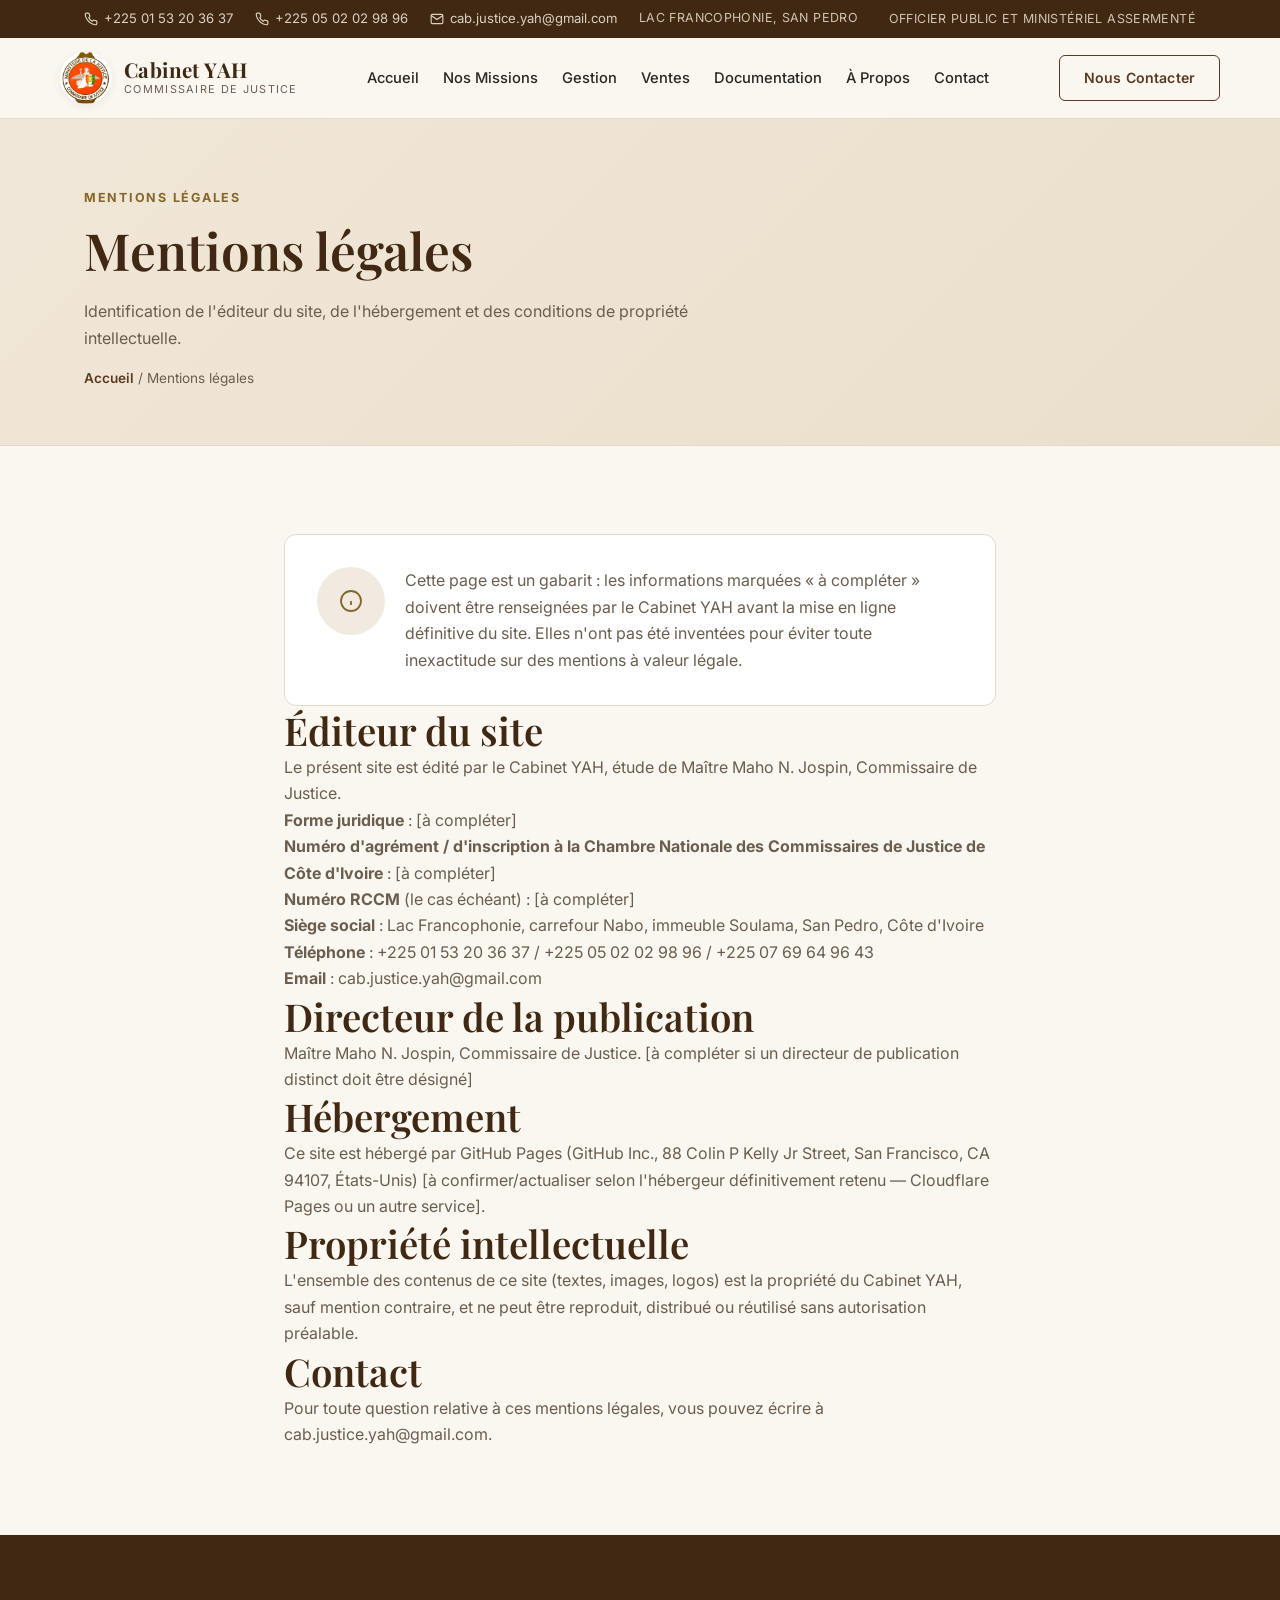
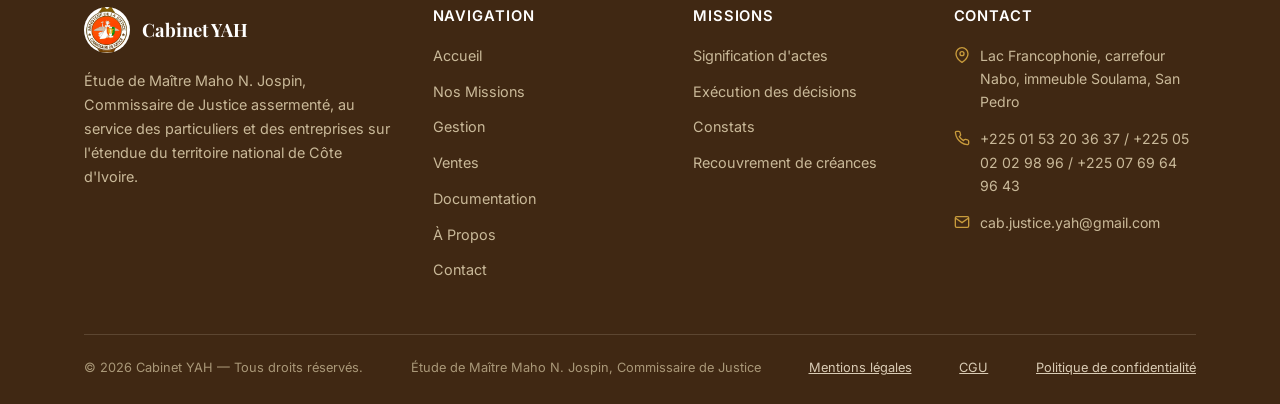
<file: mentions-legales.html>
<!DOCTYPE html>
<html lang="fr">
<head>
<meta charset="UTF-8">
<meta name="viewport" content="width=device-width, initial-scale=1.0">
<title>Mentions légales — Cabinet YAH, Commissaire de Justice</title>
<meta name="description" content="Mentions légales du site du Cabinet YAH : éditeur, directeur de publication, hébergement et propriété intellectuelle.">

<meta property="og:type" content="website">
<meta property="og:site_name" content="Cabinet YAH">
<meta property="og:locale" content="fr_CI">
<meta property="og:title" content="Mentions légales — Cabinet YAH, Commissaire de Justice">
<meta property="og:description" content="Mentions légales du site du Cabinet YAH : éditeur, directeur de publication, hébergement et propriété intellectuelle.">
<meta property="og:image" content="https://cabinetyah.com/assets/img/sceau-ministere-justice.jpeg">
<meta property="og:url" content="https://cabinetyah.com/mentions-legales.html">
<meta name="twitter:card" content="summary_large_image">
<meta name="twitter:title" content="Mentions légales — Cabinet YAH, Commissaire de Justice">
<meta name="twitter:description" content="Mentions légales du site du Cabinet YAH : éditeur, directeur de publication, hébergement et propriété intellectuelle.">
<meta name="twitter:image" content="https://cabinetyah.com/assets/img/sceau-ministere-justice.jpeg">
<link rel="canonical" href="https://cabinetyah.com/mentions-legales.html">

<link rel="preconnect" href="https://fonts.googleapis.com">
<link rel="preconnect" href="https://fonts.gstatic.com" crossorigin>
<link href="https://fonts.googleapis.com/css2?family=Playfair+Display:ital,wght@0,500;0,600;0,700;1,500&family=Inter:wght@400;500;600;700&display=swap" rel="stylesheet">

<link rel="icon" href="favicon.ico" sizes="any">
<link rel="icon" type="image/png" sizes="32x32" href="favicon-32x32.png">
<link rel="icon" type="image/png" sizes="16x16" href="favicon-16x16.png">
<link rel="apple-touch-icon" sizes="180x180" href="apple-touch-icon.png">
<link rel="stylesheet" href="css/style.css?v=4">
</head>
<body>

<div class="topbar">
  <div class="container">
    <div class="topbar__contacts">
      <a href="tel:+2250153203637">
        <svg width="14" height="14" viewBox="0 0 24 24" fill="none" stroke="currentColor" stroke-width="2"><path d="M22 16.92v3a2 2 0 0 1-2.18 2 19.79 19.79 0 0 1-8.63-3.07 19.5 19.5 0 0 1-6-6 19.79 19.79 0 0 1-3.07-8.67A2 2 0 0 1 4.11 2h3a2 2 0 0 1 2 1.72c.127.96.361 1.903.7 2.81a2 2 0 0 1-.45 2.11L8.09 9.91a16 16 0 0 0 6 6l1.27-1.27a2 2 0 0 1 2.11-.45c.907.339 1.85.573 2.81.7A2 2 0 0 1 22 16.92z"/></svg>
        +225 01 53 20 36 37
      </a>
      <a href="tel:+2250502029896">
        <svg width="14" height="14" viewBox="0 0 24 24" fill="none" stroke="currentColor" stroke-width="2"><path d="M22 16.92v3a2 2 0 0 1-2.18 2 19.79 19.79 0 0 1-8.63-3.07 19.5 19.5 0 0 1-6-6 19.79 19.79 0 0 1-3.07-8.67A2 2 0 0 1 4.11 2h3a2 2 0 0 1 2 1.72c.127.96.361 1.903.7 2.81a2 2 0 0 1-.45 2.11L8.09 9.91a16 16 0 0 0 6 6l1.27-1.27a2 2 0 0 1 2.11-.45c.907.339 1.85.573 2.81.7A2 2 0 0 1 22 16.92z"/></svg>
        +225 05 02 02 98 96
      </a>
      <a href="mailto:cab.justice.yah@gmail.com">
        <svg width="14" height="14" viewBox="0 0 24 24" fill="none" stroke="currentColor" stroke-width="2"><path d="M4 4h16v16H4z" opacity="0"/><path d="M22 6l-10 7L2 6"/><rect x="2" y="4" width="20" height="16" rx="2"/></svg>
        cab.justice.yah@gmail.com
      </a>
      <span class="topbar__badge">Lac Francophonie, San Pedro</span>
    </div>
    <div class="topbar__badge">OFFICIER PUBLIC ET MINISTÉRIEL ASSERMENTÉ</div>
  </div>
</div>

<header class="header">
  <div class="container nav" id="siteNav">
    <a href="index.html" class="brand">
      <img src="assets/img/sceau-ministere-justice.jpeg" alt="Cabinet YAH — Commissaire de Justice" class="brand__seal">
      <span class="brand__text">
        <span class="brand__name">Cabinet YAH</span>
        <span class="brand__tagline">Commissaire de Justice</span>
      </span>
    </a>
    <nav class="nav__links">
      <a href="index.html">Accueil</a>
      <a href="missions.html">Nos Missions</a>
      <a href="gestion.html">Gestion</a>
      <a href="ventes.html">Ventes</a>
      <a href="documentation.html">Documentation</a>
      <a href="a-propos.html">À Propos</a>
      <a href="contact.html">Contact</a>
    </nav>
    <div class="nav__actions">
      <a href="contact.html" class="btn btn--outline">Nous Contacter</a>
    </div>
  </div>
</header>
<nav class="bottom-nav" aria-label="Navigation mobile">
  <div class="bottom-nav__list">
    <a href="index.html" class="bottom-nav__link">
      <svg width="20" height="20" viewBox="0 0 24 24" fill="none" stroke="currentColor" stroke-width="2"><path d="M3 9l9-7 9 7v11a2 2 0 0 1-2 2H5a2 2 0 0 1-2-2z"/><polyline points="9 22 9 12 15 12 15 22"/></svg>
      Accueil
    </a>
    <a href="missions.html" class="bottom-nav__link">
      <svg width="20" height="20" viewBox="0 0 24 24" fill="none" stroke="currentColor" stroke-width="2"><rect x="2" y="7" width="20" height="14" rx="2"/><path d="M16 21V5a2 2 0 0 0-2-2h-4a2 2 0 0 0-2 2v16"/></svg>
      Missions
    </a>
    <a href="gestion.html" class="bottom-nav__link">
      <svg width="20" height="20" viewBox="0 0 24 24" fill="none" stroke="currentColor" stroke-width="2"><path d="M21 2l-2 2m-7.61 7.61a5.5 5.5 0 1 1-7.778 7.778 5.5 5.5 0 0 1 7.777-7.777zm0 0L15.5 7.5m0 0l3 3L22 7l-3-3m-3.5 3.5L19 4"/></svg>
      Gestion
    </a>
    <a href="ventes.html" class="bottom-nav__link">
      <svg width="20" height="20" viewBox="0 0 24 24" fill="none" stroke="currentColor" stroke-width="2"><path d="M3 21h18"/><path d="M12 3v14"/><path d="M4 8l8-5 8 5"/><path d="M6 8v6M18 8v6"/></svg>
      Ventes
    </a>
    <button type="button" class="bottom-nav__link bottom-nav__more-toggle" aria-label="Plus d'options" aria-expanded="false" aria-controls="bottom-nav-more">
      <svg width="20" height="20" viewBox="0 0 24 24" fill="none" stroke="currentColor" stroke-width="2"><line x1="3" y1="6" x2="21" y2="6"/><line x1="3" y1="12" x2="21" y2="12"/><line x1="3" y1="18" x2="21" y2="18"/></svg>
      Menu
    </button>
  </div>
  <div class="bottom-nav__more" id="bottom-nav-more">
    <a href="documentation.html" class="bottom-nav__link">
      <svg width="18" height="18" viewBox="0 0 24 24" fill="none" stroke="currentColor" stroke-width="2"><path d="M14 2H6a2 2 0 0 0-2 2v16a2 2 0 0 0 2 2h12a2 2 0 0 0 2-2V8z"/><polyline points="14 2 14 8 20 8"/><line x1="8" y1="13" x2="16" y2="13"/><line x1="8" y1="17" x2="16" y2="17"/></svg>
      Documentation
    </a>
    <a href="a-propos.html" class="bottom-nav__link">
      <svg width="18" height="18" viewBox="0 0 24 24" fill="none" stroke="currentColor" stroke-width="2"><path d="M20 21v-2a4 4 0 0 0-4-4H8a4 4 0 0 0-4 4v2"/><circle cx="12" cy="7" r="4"/></svg>
      À Propos
    </a>
    <a href="contact.html" class="bottom-nav__link">
      <svg width="18" height="18" viewBox="0 0 24 24" fill="none" stroke="currentColor" stroke-width="2"><path d="M22 16.92v3a2 2 0 0 1-2.18 2 19.79 19.79 0 0 1-8.63-3.07 19.5 19.5 0 0 1-6-6 19.79 19.79 0 0 1-3.07-8.67A2 2 0 0 1 4.11 2h3a2 2 0 0 1 2 1.72c.127.96.361 1.903.7 2.81a2 2 0 0 1-.45 2.11L8.09 9.91a16 16 0 0 0 6 6l1.27-1.27a2 2 0 0 1 2.11-.45c.907.339 1.85.573 2.81.7A2 2 0 0 1 22 16.92z"/></svg>
      Contact
    </a>
  </div>
</nav>


<section class="page-header">
  <div class="container">
    <span class="eyebrow">Mentions légales</span>
    <h1>Mentions légales</h1>
    <p class="page-header__lead">Identification de l'éditeur du site, de l'hébergement et des conditions de propriété intellectuelle.</p>
    <div class="breadcrumb"><a href="index.html">Accueil</a> / Mentions légales</div>
  </div>
</section>

<section class="section">
  <div class="container container--narrow">

    <div class="empty-state empty-state--notice reveal">
      <div class="empty-state__icon">
        <svg width="24" height="24" viewBox="0 0 24 24" fill="none" stroke="currentColor" stroke-width="1.8"><circle cx="12" cy="12" r="10"/><line x1="12" y1="16" x2="12" y2="12"/><line x1="12" y1="8" x2="12.01" y2="8"/></svg>
      </div>
      <p>Cette page est un gabarit : les informations marquées « à compléter » doivent être renseignées par le Cabinet YAH avant la mise en ligne définitive du site. Elles n'ont pas été inventées pour éviter toute inexactitude sur des mentions à valeur légale.</p>
    </div>

    <h2>Éditeur du site</h2>
    <p>Le présent site est édité par le Cabinet YAH, étude de Maître Maho N. Jospin, Commissaire de Justice.</p>
    <p><strong>Forme juridique</strong> : [à compléter]</p>
    <p><strong>Numéro d'agrément / d'inscription à la Chambre Nationale des Commissaires de Justice de Côte d'Ivoire</strong> : [à compléter]</p>
    <p><strong>Numéro RCCM</strong> (le cas échéant) : [à compléter]</p>
    <p><strong>Siège social</strong> : Lac Francophonie, carrefour Nabo, immeuble Soulama, San Pedro, Côte d'Ivoire</p>
    <p><strong>Téléphone</strong> : +225 01 53 20 36 37 / +225 05 02 02 98 96 / +225 07 69 64 96 43</p>
    <p><strong>Email</strong> : <a href="mailto:cab.justice.yah@gmail.com">cab.justice.yah@gmail.com</a></p>

    <h2>Directeur de la publication</h2>
    <p>Maître Maho N. Jospin, Commissaire de Justice. [à compléter si un directeur de publication distinct doit être désigné]</p>

    <h2>Hébergement</h2>
    <p>Ce site est hébergé par GitHub Pages (GitHub Inc., 88 Colin P Kelly Jr Street, San Francisco, CA 94107, États-Unis) [à confirmer/actualiser selon l'hébergeur définitivement retenu — Cloudflare Pages ou un autre service].</p>

    <h2>Propriété intellectuelle</h2>
    <p>L'ensemble des contenus de ce site (textes, images, logos) est la propriété du Cabinet YAH, sauf mention contraire, et ne peut être reproduit, distribué ou réutilisé sans autorisation préalable.</p>

    <h2>Contact</h2>
    <p>Pour toute question relative à ces mentions légales, vous pouvez écrire à <a href="mailto:cab.justice.yah@gmail.com">cab.justice.yah@gmail.com</a>.</p>

  </div>
</section>

<footer class="footer">
  <div class="container">
    <div class="footer__grid">
      <div>
        <div class="footer__brand">
          <img src="assets/img/sceau-ministere-justice.jpeg" alt="Cabinet YAH" loading="lazy">
          <strong>Cabinet YAH</strong>
        </div>
        <p>Étude de Maître Maho N. Jospin, Commissaire de Justice assermenté, au service des particuliers et des entreprises sur l'étendue du territoire national de Côte d'Ivoire.</p>
      </div>
      <div>
        <h3>Navigation</h3>
        <div class="footer__links">
          <a href="index.html">Accueil</a>
          <a href="missions.html">Nos Missions</a>
          <a href="gestion.html">Gestion</a>
          <a href="ventes.html">Ventes</a>
          <a href="documentation.html">Documentation</a>
          <a href="a-propos.html">À Propos</a>
          <a href="contact.html">Contact</a>
        </div>
      </div>
      <div>
        <h3>Missions</h3>
        <div class="footer__links">
          <a href="missions.html#signification">Signification d'actes</a>
          <a href="missions.html#execution">Exécution des décisions</a>
          <a href="missions.html#constats">Constats</a>
          <a href="missions.html#recouvrement">Recouvrement de créances</a>
        </div>
      </div>
      <div>
        <h3>Contact</h3>
        <ul class="footer__contact">
          <li><svg width="16" height="16" viewBox="0 0 24 24" fill="none" stroke="currentColor" stroke-width="2"><path d="M21 10c0 7-9 13-9 13s-9-6-9-13a9 9 0 0 1 18 0z"/><circle cx="12" cy="10" r="3"/></svg> Lac Francophonie, carrefour Nabo, immeuble Soulama, San Pedro</li>
          <li><svg width="16" height="16" viewBox="0 0 24 24" fill="none" stroke="currentColor" stroke-width="2"><path d="M22 16.92v3a2 2 0 0 1-2.18 2 19.79 19.79 0 0 1-8.63-3.07 19.5 19.5 0 0 1-6-6 19.79 19.79 0 0 1-3.07-8.67A2 2 0 0 1 4.11 2h3a2 2 0 0 1 2 1.72c.127.96.361 1.903.7 2.81a2 2 0 0 1-.45 2.11L8.09 9.91a16 16 0 0 0 6 6l1.27-1.27a2 2 0 0 1 2.11-.45c.907.339 1.85.573 2.81.7A2 2 0 0 1 22 16.92z"/></svg> +225 01 53 20 36 37 / +225 05 02 02 98 96 / +225 07 69 64 96 43</li>
          <li><svg width="16" height="16" viewBox="0 0 24 24" fill="none" stroke="currentColor" stroke-width="2"><path d="M22 6l-10 7L2 6"/><rect x="2" y="4" width="20" height="16" rx="2"/></svg> cab.justice.yah@gmail.com</li>
        </ul>
      </div>
    </div>
    <div class="footer__bottom">
      <span>© <span id="year"></span> Cabinet YAH — Tous droits réservés.</span>
      <span>Étude de Maître Maho N. Jospin, Commissaire de Justice</span>
      <a href="mentions-legales.html">Mentions légales</a>
      <a href="cgu.html">CGU</a>
      <a href="confidentialite.html">Politique de confidentialité</a>
    </div>
  </div>
</footer>

<script src="js/main.js?v=2"></script>
</body>
</html>
</file>
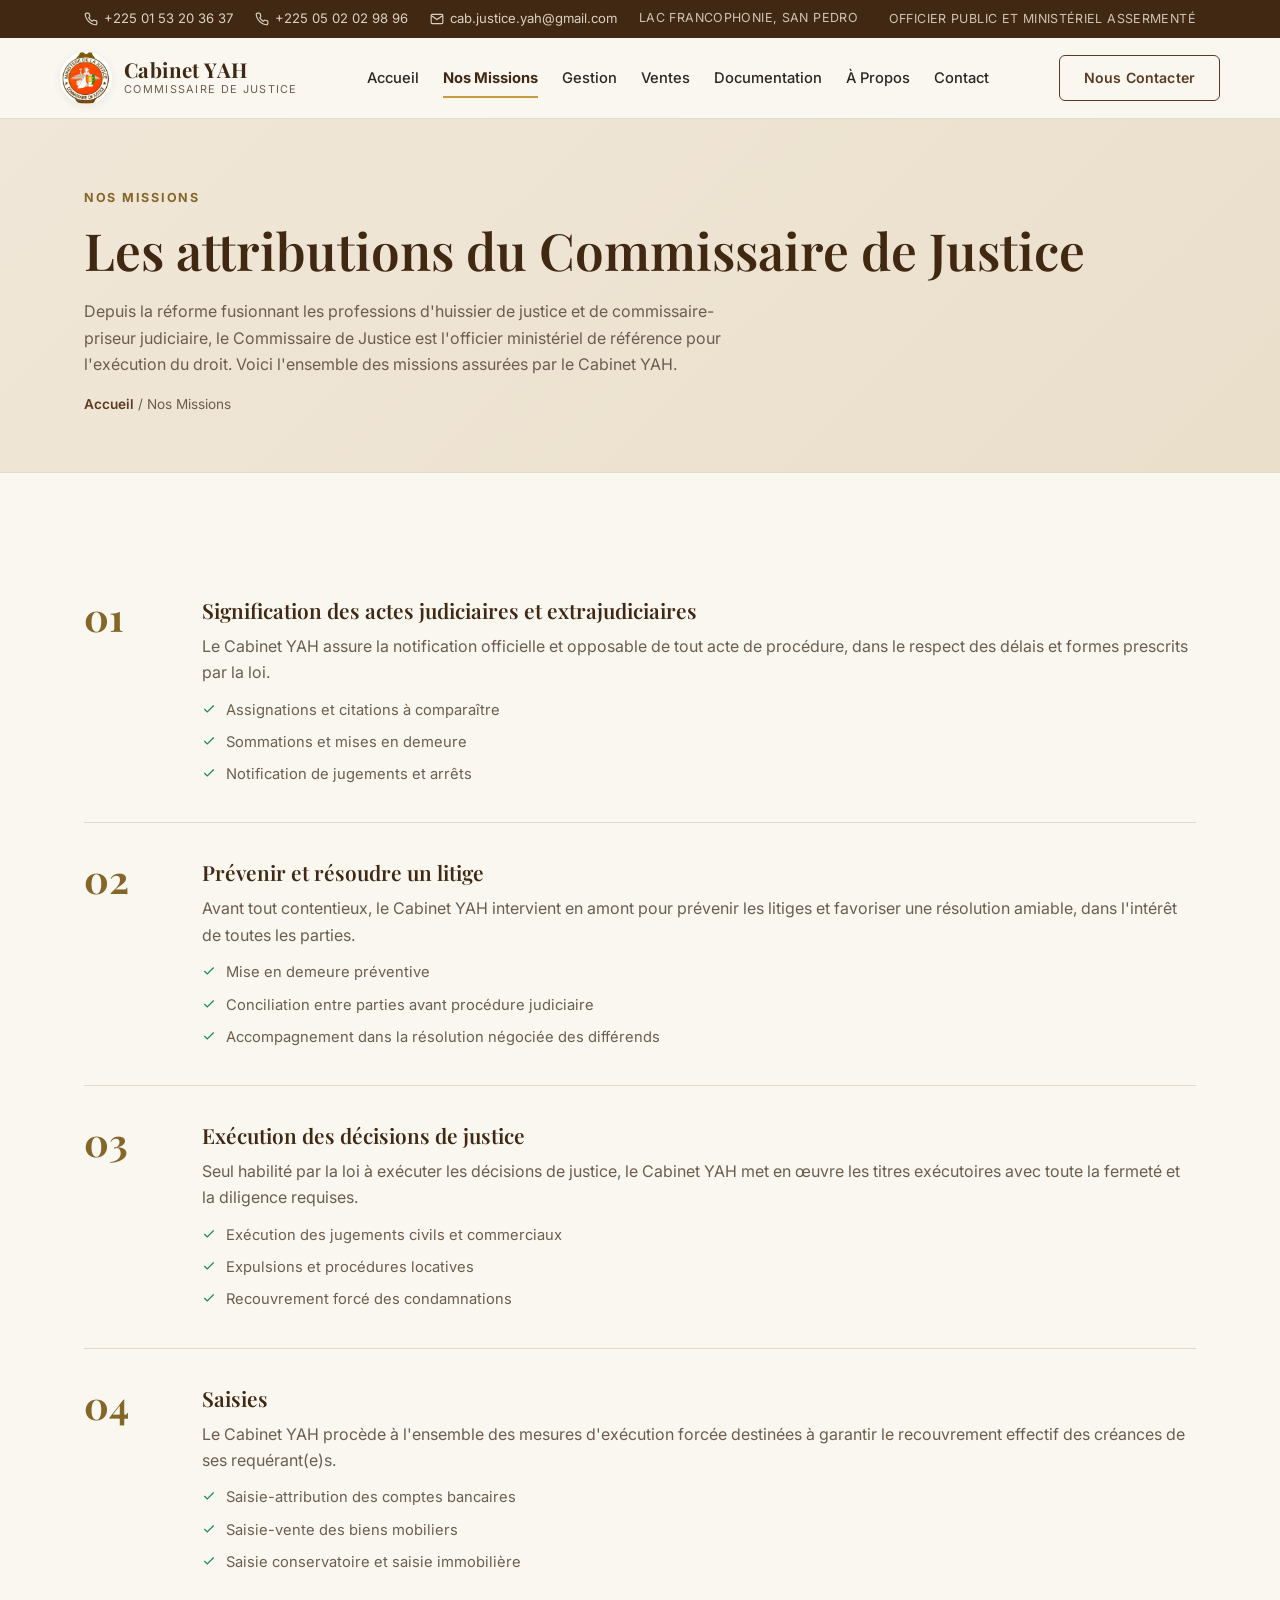
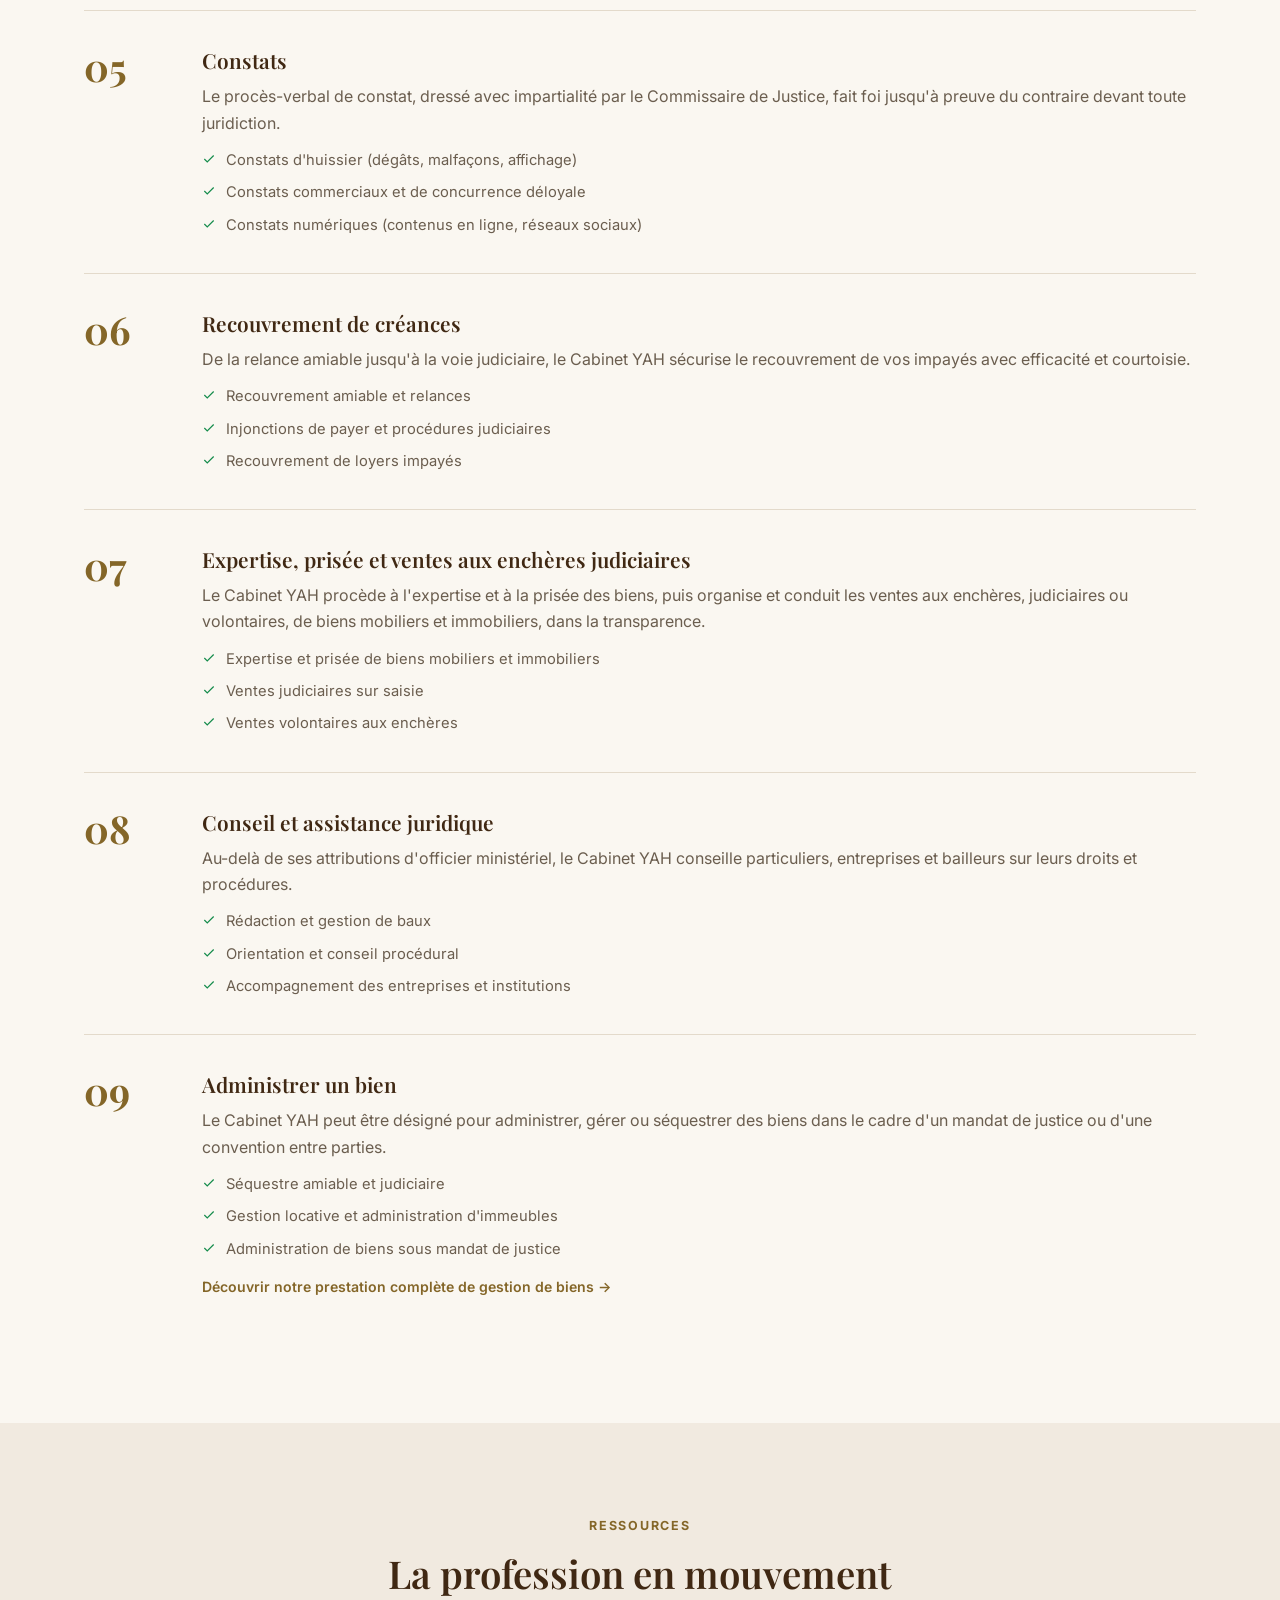
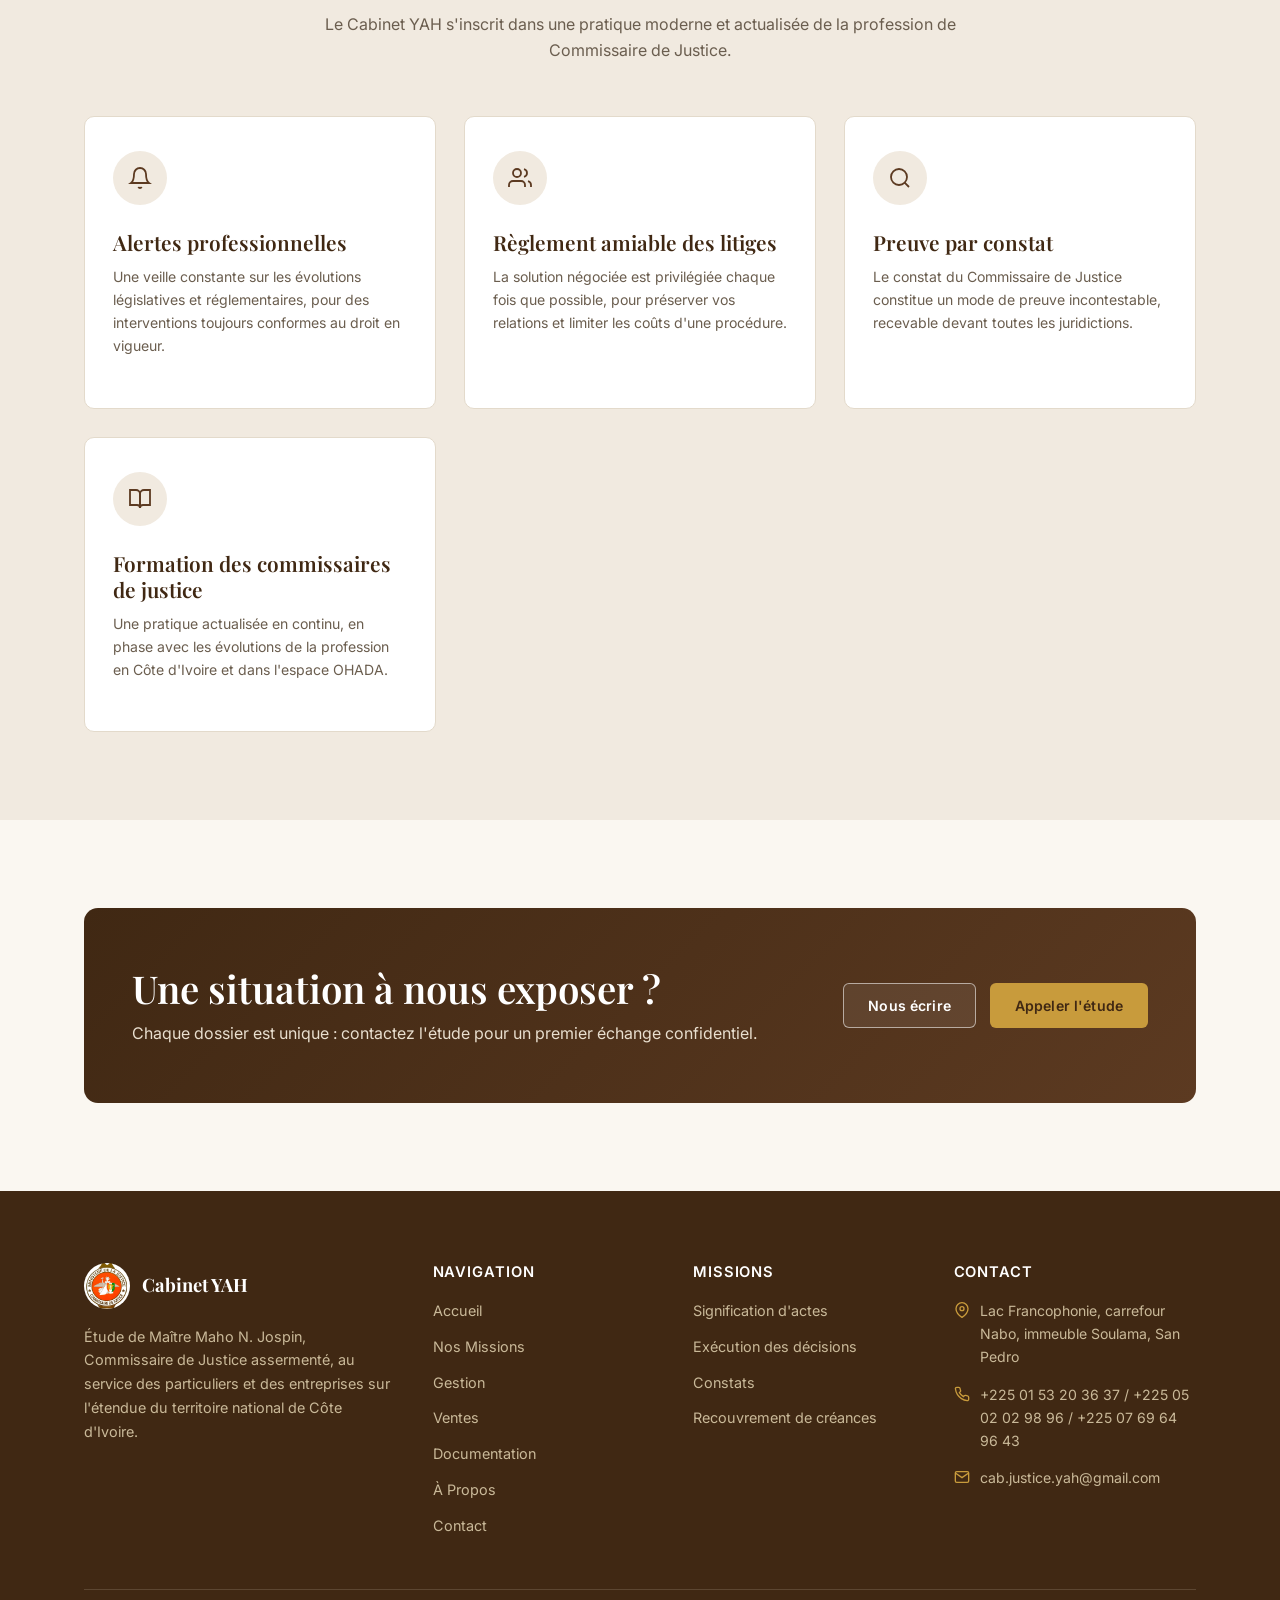
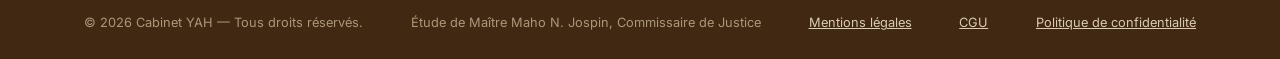
<file: missions.html>
<!DOCTYPE html>
<html lang="fr">
<head>
<meta charset="UTF-8">
<meta name="viewport" content="width=device-width, initial-scale=1.0">
<title>Nos Missions — Cabinet YAH, Commissaire de Justice en Côte d'Ivoire</title>
<meta name="description" content="Les missions du Commissaire de Justice au Cabinet YAH : signification d'actes, exécution de décisions, constats, recouvrement de créances, ventes aux enchères.">

<meta property="og:type" content="website">
<meta property="og:site_name" content="Cabinet YAH">
<meta property="og:locale" content="fr_CI">
<meta property="og:title" content="Nos Missions — Cabinet YAH, Commissaire de Justice en Côte d'Ivoire">
<meta property="og:description" content="Les missions du Commissaire de Justice au Cabinet YAH : signification d'actes, exécution de décisions, constats, recouvrement de créances, ventes aux enchères.">
<meta property="og:image" content="https://cabinetyah.com/assets/img/sceau-ministere-justice.jpeg">
<meta property="og:url" content="https://cabinetyah.com/missions.html">
<meta name="twitter:card" content="summary_large_image">
<meta name="twitter:title" content="Nos Missions — Cabinet YAH, Commissaire de Justice en Côte d'Ivoire">
<meta name="twitter:description" content="Les missions du Commissaire de Justice au Cabinet YAH : signification d'actes, exécution de décisions, constats, recouvrement de créances, ventes aux enchères.">
<meta name="twitter:image" content="https://cabinetyah.com/assets/img/sceau-ministere-justice.jpeg">
<link rel="canonical" href="https://cabinetyah.com/missions.html">

<link rel="preconnect" href="https://fonts.googleapis.com">
<link rel="preconnect" href="https://fonts.gstatic.com" crossorigin>
<link href="https://fonts.googleapis.com/css2?family=Playfair+Display:ital,wght@0,500;0,600;0,700;1,500&family=Inter:wght@400;500;600;700&display=swap" rel="stylesheet">

<link rel="icon" href="favicon.ico" sizes="any">
<link rel="icon" type="image/png" sizes="32x32" href="favicon-32x32.png">
<link rel="icon" type="image/png" sizes="16x16" href="favicon-16x16.png">
<link rel="apple-touch-icon" sizes="180x180" href="apple-touch-icon.png">
<link rel="stylesheet" href="css/style.css?v=4">
</head>
<body>

<div class="topbar">
  <div class="container">
    <div class="topbar__contacts">
      <a href="tel:+2250153203637">
        <svg width="14" height="14" viewBox="0 0 24 24" fill="none" stroke="currentColor" stroke-width="2"><path d="M22 16.92v3a2 2 0 0 1-2.18 2 19.79 19.79 0 0 1-8.63-3.07 19.5 19.5 0 0 1-6-6 19.79 19.79 0 0 1-3.07-8.67A2 2 0 0 1 4.11 2h3a2 2 0 0 1 2 1.72c.127.96.361 1.903.7 2.81a2 2 0 0 1-.45 2.11L8.09 9.91a16 16 0 0 0 6 6l1.27-1.27a2 2 0 0 1 2.11-.45c.907.339 1.85.573 2.81.7A2 2 0 0 1 22 16.92z"/></svg>
        +225 01 53 20 36 37
      </a>
      <a href="tel:+2250502029896">
        <svg width="14" height="14" viewBox="0 0 24 24" fill="none" stroke="currentColor" stroke-width="2"><path d="M22 16.92v3a2 2 0 0 1-2.18 2 19.79 19.79 0 0 1-8.63-3.07 19.5 19.5 0 0 1-6-6 19.79 19.79 0 0 1-3.07-8.67A2 2 0 0 1 4.11 2h3a2 2 0 0 1 2 1.72c.127.96.361 1.903.7 2.81a2 2 0 0 1-.45 2.11L8.09 9.91a16 16 0 0 0 6 6l1.27-1.27a2 2 0 0 1 2.11-.45c.907.339 1.85.573 2.81.7A2 2 0 0 1 22 16.92z"/></svg>
        +225 05 02 02 98 96
      </a>
      <a href="mailto:cab.justice.yah@gmail.com">
        <svg width="14" height="14" viewBox="0 0 24 24" fill="none" stroke="currentColor" stroke-width="2"><path d="M4 4h16v16H4z" opacity="0"/><path d="M22 6l-10 7L2 6"/><rect x="2" y="4" width="20" height="16" rx="2"/></svg>
        cab.justice.yah@gmail.com
      </a>
      <span class="topbar__badge">Lac Francophonie, San Pedro</span>
    </div>
    <div class="topbar__badge">OFFICIER PUBLIC ET MINISTÉRIEL ASSERMENTÉ</div>
  </div>
</div>

<header class="header">
  <div class="container nav" id="siteNav">
    <a href="index.html" class="brand">
      <img src="assets/img/sceau-ministere-justice.jpeg" alt="Cabinet YAH — Commissaire de Justice" class="brand__seal">
      <span class="brand__text">
        <span class="brand__name">Cabinet YAH</span>
        <span class="brand__tagline">Commissaire de Justice</span>
      </span>
    </a>
    <nav class="nav__links">
      <a href="index.html">Accueil</a>
      <a href="missions.html">Nos Missions</a>
      <a href="gestion.html">Gestion</a>
      <a href="ventes.html">Ventes</a>
      <a href="documentation.html">Documentation</a>
      <a href="a-propos.html">À Propos</a>
      <a href="contact.html">Contact</a>
    </nav>
    <div class="nav__actions">
      <a href="contact.html" class="btn btn--outline">Nous Contacter</a>
    </div>
  </div>
</header>
<nav class="bottom-nav" aria-label="Navigation mobile">
  <div class="bottom-nav__list">
    <a href="index.html" class="bottom-nav__link">
      <svg width="20" height="20" viewBox="0 0 24 24" fill="none" stroke="currentColor" stroke-width="2"><path d="M3 9l9-7 9 7v11a2 2 0 0 1-2 2H5a2 2 0 0 1-2-2z"/><polyline points="9 22 9 12 15 12 15 22"/></svg>
      Accueil
    </a>
    <a href="missions.html" class="bottom-nav__link">
      <svg width="20" height="20" viewBox="0 0 24 24" fill="none" stroke="currentColor" stroke-width="2"><rect x="2" y="7" width="20" height="14" rx="2"/><path d="M16 21V5a2 2 0 0 0-2-2h-4a2 2 0 0 0-2 2v16"/></svg>
      Missions
    </a>
    <a href="gestion.html" class="bottom-nav__link">
      <svg width="20" height="20" viewBox="0 0 24 24" fill="none" stroke="currentColor" stroke-width="2"><path d="M21 2l-2 2m-7.61 7.61a5.5 5.5 0 1 1-7.778 7.778 5.5 5.5 0 0 1 7.777-7.777zm0 0L15.5 7.5m0 0l3 3L22 7l-3-3m-3.5 3.5L19 4"/></svg>
      Gestion
    </a>
    <a href="ventes.html" class="bottom-nav__link">
      <svg width="20" height="20" viewBox="0 0 24 24" fill="none" stroke="currentColor" stroke-width="2"><path d="M3 21h18"/><path d="M12 3v14"/><path d="M4 8l8-5 8 5"/><path d="M6 8v6M18 8v6"/></svg>
      Ventes
    </a>
    <button type="button" class="bottom-nav__link bottom-nav__more-toggle" aria-label="Plus d'options" aria-expanded="false" aria-controls="bottom-nav-more">
      <svg width="20" height="20" viewBox="0 0 24 24" fill="none" stroke="currentColor" stroke-width="2"><line x1="3" y1="6" x2="21" y2="6"/><line x1="3" y1="12" x2="21" y2="12"/><line x1="3" y1="18" x2="21" y2="18"/></svg>
      Menu
    </button>
  </div>
  <div class="bottom-nav__more" id="bottom-nav-more">
    <a href="documentation.html" class="bottom-nav__link">
      <svg width="18" height="18" viewBox="0 0 24 24" fill="none" stroke="currentColor" stroke-width="2"><path d="M14 2H6a2 2 0 0 0-2 2v16a2 2 0 0 0 2 2h12a2 2 0 0 0 2-2V8z"/><polyline points="14 2 14 8 20 8"/><line x1="8" y1="13" x2="16" y2="13"/><line x1="8" y1="17" x2="16" y2="17"/></svg>
      Documentation
    </a>
    <a href="a-propos.html" class="bottom-nav__link">
      <svg width="18" height="18" viewBox="0 0 24 24" fill="none" stroke="currentColor" stroke-width="2"><path d="M20 21v-2a4 4 0 0 0-4-4H8a4 4 0 0 0-4 4v2"/><circle cx="12" cy="7" r="4"/></svg>
      À Propos
    </a>
    <a href="contact.html" class="bottom-nav__link">
      <svg width="18" height="18" viewBox="0 0 24 24" fill="none" stroke="currentColor" stroke-width="2"><path d="M22 16.92v3a2 2 0 0 1-2.18 2 19.79 19.79 0 0 1-8.63-3.07 19.5 19.5 0 0 1-6-6 19.79 19.79 0 0 1-3.07-8.67A2 2 0 0 1 4.11 2h3a2 2 0 0 1 2 1.72c.127.96.361 1.903.7 2.81a2 2 0 0 1-.45 2.11L8.09 9.91a16 16 0 0 0 6 6l1.27-1.27a2 2 0 0 1 2.11-.45c.907.339 1.85.573 2.81.7A2 2 0 0 1 22 16.92z"/></svg>
      Contact
    </a>
  </div>
</nav>


<section class="page-header">
  <div class="container">
    <span class="eyebrow">Nos Missions</span>
    <h1>Les attributions du Commissaire de Justice</h1>
    <p class="page-header__lead">Depuis la réforme fusionnant les professions d'huissier de justice et de commissaire-priseur judiciaire, le Commissaire de Justice est l'officier ministériel de référence pour l'exécution du droit. Voici l'ensemble des missions assurées par le Cabinet YAH.</p>
    <div class="breadcrumb"><a href="index.html">Accueil</a> / Nos Missions</div>
  </div>
</section>

<section class="section">
  <div class="container">

    <div class="mission reveal" id="signification">
      <div class="mission__num">01</div>
      <div>
        <h2>Signification des actes judiciaires et extrajudiciaires</h2>
        <p>Le Cabinet YAH assure la notification officielle et opposable de tout acte de procédure, dans le respect des délais et formes prescrits par la loi.</p>
        <ul>
          <li><svg width="14" height="14" viewBox="0 0 24 24" fill="none" stroke="currentColor" stroke-width="2"><polyline points="20 6 9 17 4 12"/></svg> Assignations et citations à comparaître</li>
          <li><svg width="14" height="14" viewBox="0 0 24 24" fill="none" stroke="currentColor" stroke-width="2"><polyline points="20 6 9 17 4 12"/></svg> Sommations et mises en demeure</li>
          <li><svg width="14" height="14" viewBox="0 0 24 24" fill="none" stroke="currentColor" stroke-width="2"><polyline points="20 6 9 17 4 12"/></svg> Notification de jugements et arrêts</li>
        </ul>
      </div>
    </div>

    <div class="mission reveal" id="prevention">
      <div class="mission__num">02</div>
      <div>
        <h2>Prévenir et résoudre un litige</h2>
        <p>Avant tout contentieux, le Cabinet YAH intervient en amont pour prévenir les litiges et favoriser une résolution amiable, dans l'intérêt de toutes les parties.</p>
        <ul>
          <li><svg width="14" height="14" viewBox="0 0 24 24" fill="none" stroke="currentColor" stroke-width="2"><polyline points="20 6 9 17 4 12"/></svg> Mise en demeure préventive</li>
          <li><svg width="14" height="14" viewBox="0 0 24 24" fill="none" stroke="currentColor" stroke-width="2"><polyline points="20 6 9 17 4 12"/></svg> Conciliation entre parties avant procédure judiciaire</li>
          <li><svg width="14" height="14" viewBox="0 0 24 24" fill="none" stroke="currentColor" stroke-width="2"><polyline points="20 6 9 17 4 12"/></svg> Accompagnement dans la résolution négociée des différends</li>
        </ul>
      </div>
    </div>

    <div class="mission reveal" id="execution">
      <div class="mission__num">03</div>
      <div>
        <h2>Exécution des décisions de justice</h2>
        <p>Seul habilité par la loi à exécuter les décisions de justice, le Cabinet YAH met en œuvre les titres exécutoires avec toute la fermeté et la diligence requises.</p>
        <ul>
          <li><svg width="14" height="14" viewBox="0 0 24 24" fill="none" stroke="currentColor" stroke-width="2"><polyline points="20 6 9 17 4 12"/></svg> Exécution des jugements civils et commerciaux</li>
          <li><svg width="14" height="14" viewBox="0 0 24 24" fill="none" stroke="currentColor" stroke-width="2"><polyline points="20 6 9 17 4 12"/></svg> Expulsions et procédures locatives</li>
          <li><svg width="14" height="14" viewBox="0 0 24 24" fill="none" stroke="currentColor" stroke-width="2"><polyline points="20 6 9 17 4 12"/></svg> Recouvrement forcé des condamnations</li>
        </ul>
      </div>
    </div>

    <div class="mission reveal" id="saisies">
      <div class="mission__num">04</div>
      <div>
        <h2>Saisies</h2>
        <p>Le Cabinet YAH procède à l'ensemble des mesures d'exécution forcée destinées à garantir le recouvrement effectif des créances de ses requérant(e)s.</p>
        <ul>
          <li><svg width="14" height="14" viewBox="0 0 24 24" fill="none" stroke="currentColor" stroke-width="2"><polyline points="20 6 9 17 4 12"/></svg> Saisie-attribution des comptes bancaires</li>
          <li><svg width="14" height="14" viewBox="0 0 24 24" fill="none" stroke="currentColor" stroke-width="2"><polyline points="20 6 9 17 4 12"/></svg> Saisie-vente des biens mobiliers</li>
          <li><svg width="14" height="14" viewBox="0 0 24 24" fill="none" stroke="currentColor" stroke-width="2"><polyline points="20 6 9 17 4 12"/></svg> Saisie conservatoire et saisie immobilière</li>
        </ul>
      </div>
    </div>

    <div class="mission reveal" id="constats">
      <div class="mission__num">05</div>
      <div>
        <h2>Constats</h2>
        <p>Le procès-verbal de constat, dressé avec impartialité par le Commissaire de Justice, fait foi jusqu'à preuve du contraire devant toute juridiction.</p>
        <ul>
          <li><svg width="14" height="14" viewBox="0 0 24 24" fill="none" stroke="currentColor" stroke-width="2"><polyline points="20 6 9 17 4 12"/></svg> Constats d'huissier (dégâts, malfaçons, affichage)</li>
          <li><svg width="14" height="14" viewBox="0 0 24 24" fill="none" stroke="currentColor" stroke-width="2"><polyline points="20 6 9 17 4 12"/></svg> Constats commerciaux et de concurrence déloyale</li>
          <li><svg width="14" height="14" viewBox="0 0 24 24" fill="none" stroke="currentColor" stroke-width="2"><polyline points="20 6 9 17 4 12"/></svg> Constats numériques (contenus en ligne, réseaux sociaux)</li>
        </ul>
      </div>
    </div>

    <div class="mission reveal" id="recouvrement">
      <div class="mission__num">06</div>
      <div>
        <h2>Recouvrement de créances</h2>
        <p>De la relance amiable jusqu'à la voie judiciaire, le Cabinet YAH sécurise le recouvrement de vos impayés avec efficacité et courtoisie.</p>
        <ul>
          <li><svg width="14" height="14" viewBox="0 0 24 24" fill="none" stroke="currentColor" stroke-width="2"><polyline points="20 6 9 17 4 12"/></svg> Recouvrement amiable et relances</li>
          <li><svg width="14" height="14" viewBox="0 0 24 24" fill="none" stroke="currentColor" stroke-width="2"><polyline points="20 6 9 17 4 12"/></svg> Injonctions de payer et procédures judiciaires</li>
          <li><svg width="14" height="14" viewBox="0 0 24 24" fill="none" stroke="currentColor" stroke-width="2"><polyline points="20 6 9 17 4 12"/></svg> Recouvrement de loyers impayés</li>
        </ul>
      </div>
    </div>

    <div class="mission reveal" id="ventes">
      <div class="mission__num">07</div>
      <div>
        <h2>Expertise, prisée et ventes aux enchères judiciaires</h2>
        <p>Le Cabinet YAH procède à l'expertise et à la prisée des biens, puis organise et conduit les ventes aux enchères, judiciaires ou volontaires, de biens mobiliers et immobiliers, dans la transparence.</p>
        <ul>
          <li><svg width="14" height="14" viewBox="0 0 24 24" fill="none" stroke="currentColor" stroke-width="2"><polyline points="20 6 9 17 4 12"/></svg> Expertise et prisée de biens mobiliers et immobiliers</li>
          <li><svg width="14" height="14" viewBox="0 0 24 24" fill="none" stroke="currentColor" stroke-width="2"><polyline points="20 6 9 17 4 12"/></svg> Ventes judiciaires sur saisie</li>
          <li><svg width="14" height="14" viewBox="0 0 24 24" fill="none" stroke="currentColor" stroke-width="2"><polyline points="20 6 9 17 4 12"/></svg> Ventes volontaires aux enchères</li>
        </ul>
      </div>
    </div>

    <div class="mission reveal" id="conseil">
      <div class="mission__num">08</div>
      <div>
        <h2>Conseil et assistance juridique</h2>
        <p>Au-delà de ses attributions d'officier ministériel, le Cabinet YAH conseille particuliers, entreprises et bailleurs sur leurs droits et procédures.</p>
        <ul>
          <li><svg width="14" height="14" viewBox="0 0 24 24" fill="none" stroke="currentColor" stroke-width="2"><polyline points="20 6 9 17 4 12"/></svg> Rédaction et gestion de baux</li>
          <li><svg width="14" height="14" viewBox="0 0 24 24" fill="none" stroke="currentColor" stroke-width="2"><polyline points="20 6 9 17 4 12"/></svg> Orientation et conseil procédural</li>
          <li><svg width="14" height="14" viewBox="0 0 24 24" fill="none" stroke="currentColor" stroke-width="2"><polyline points="20 6 9 17 4 12"/></svg> Accompagnement des entreprises et institutions</li>
        </ul>
      </div>
    </div>

    <div class="mission reveal" id="administration">
      <div class="mission__num">09</div>
      <div>
        <h2>Administrer un bien</h2>
        <p>Le Cabinet YAH peut être désigné pour administrer, gérer ou séquestrer des biens dans le cadre d'un mandat de justice ou d'une convention entre parties.</p>
        <ul>
          <li><svg width="14" height="14" viewBox="0 0 24 24" fill="none" stroke="currentColor" stroke-width="2"><polyline points="20 6 9 17 4 12"/></svg> Séquestre amiable et judiciaire</li>
          <li><svg width="14" height="14" viewBox="0 0 24 24" fill="none" stroke="currentColor" stroke-width="2"><polyline points="20 6 9 17 4 12"/></svg> Gestion locative et administration d'immeubles</li>
          <li><svg width="14" height="14" viewBox="0 0 24 24" fill="none" stroke="currentColor" stroke-width="2"><polyline points="20 6 9 17 4 12"/></svg> Administration de biens sous mandat de justice</li>
        </ul>
        <a href="gestion.html" class="card__link">Découvrir notre prestation complète de gestion de biens →</a>
      </div>
    </div>

  </div>
</section>

<section class="section section--alt">
  <div class="container">
    <div class="section-head reveal">
      <span class="eyebrow">Ressources</span>
      <h2>La profession en mouvement</h2>
      <p>Le Cabinet YAH s'inscrit dans une pratique moderne et actualisée de la profession de Commissaire de Justice.</p>
    </div>
    <div class="grid">
      <div class="card reveal">
        <div class="card__icon"><svg width="24" height="24" viewBox="0 0 24 24" fill="none" stroke="currentColor" stroke-width="1.8"><path d="M18 8A6 6 0 0 0 6 8c0 7-3 9-3 9h18s-3-2-3-9"/><path d="M13.73 21a2 2 0 0 1-3.46 0"/></svg></div>
        <h3>Alertes professionnelles</h3>
        <p>Une veille constante sur les évolutions législatives et réglementaires, pour des interventions toujours conformes au droit en vigueur.</p>
      </div>
      <div class="card reveal">
        <div class="card__icon"><svg width="24" height="24" viewBox="0 0 24 24" fill="none" stroke="currentColor" stroke-width="1.8"><path d="M17 21v-2a4 4 0 0 0-4-4H5a4 4 0 0 0-4 4v2"/><circle cx="9" cy="7" r="4"/><path d="M23 21v-2a4 4 0 0 0-3-3.87"/><path d="M16 3.13a4 4 0 0 1 0 7.75"/></svg></div>
        <h3>Règlement amiable des litiges</h3>
        <p>La solution négociée est privilégiée chaque fois que possible, pour préserver vos relations et limiter les coûts d'une procédure.</p>
      </div>
      <div class="card reveal">
        <div class="card__icon"><svg width="24" height="24" viewBox="0 0 24 24" fill="none" stroke="currentColor" stroke-width="1.8"><circle cx="11" cy="11" r="8"/><line x1="21" y1="21" x2="16.65" y2="16.65"/></svg></div>
        <h3>Preuve par constat</h3>
        <p>Le constat du Commissaire de Justice constitue un mode de preuve incontestable, recevable devant toutes les juridictions.</p>
      </div>
      <div class="card reveal">
        <div class="card__icon"><svg width="24" height="24" viewBox="0 0 24 24" fill="none" stroke="currentColor" stroke-width="1.8"><path d="M2 3h6a4 4 0 0 1 4 4v14a3 3 0 0 0-3-3H2z"/><path d="M22 3h-6a4 4 0 0 0-4 4v14a3 3 0 0 1 3-3h7z"/></svg></div>
        <h3>Formation des commissaires de justice</h3>
        <p>Une pratique actualisée en continu, en phase avec les évolutions de la profession en Côte d'Ivoire et dans l'espace OHADA.</p>
      </div>
    </div>
  </div>
</section>

<section class="section">
  <div class="container">
    <div class="cta-banner reveal">
      <div>
        <h2>Une situation à nous exposer ?</h2>
        <p>Chaque dossier est unique : contactez l'étude pour un premier échange confidentiel.</p>
      </div>
      <div class="cta-banner__actions">
        <a href="contact.html" class="btn btn--ghost-light">Nous écrire</a>
        <a href="tel:+2250153203637" class="btn btn--accent">Appeler l'étude</a>
      </div>
    </div>
  </div>
</section>

<footer class="footer">
  <div class="container">
    <div class="footer__grid">
      <div>
        <div class="footer__brand">
          <img src="assets/img/sceau-ministere-justice.jpeg" alt="Cabinet YAH" loading="lazy">
          <strong>Cabinet YAH</strong>
        </div>
        <p>Étude de Maître Maho N. Jospin, Commissaire de Justice assermenté, au service des particuliers et des entreprises sur l'étendue du territoire national de Côte d'Ivoire.</p>
      </div>
      <div>
        <h3>Navigation</h3>
        <div class="footer__links">
          <a href="index.html">Accueil</a>
          <a href="missions.html">Nos Missions</a>
          <a href="gestion.html">Gestion</a>
          <a href="ventes.html">Ventes</a>
          <a href="documentation.html">Documentation</a>
          <a href="a-propos.html">À Propos</a>
          <a href="contact.html">Contact</a>
        </div>
      </div>
      <div>
        <h3>Missions</h3>
        <div class="footer__links">
          <a href="missions.html#signification">Signification d'actes</a>
          <a href="missions.html#execution">Exécution des décisions</a>
          <a href="missions.html#constats">Constats</a>
          <a href="missions.html#recouvrement">Recouvrement de créances</a>
        </div>
      </div>
      <div>
        <h3>Contact</h3>
        <ul class="footer__contact">
          <li><svg width="16" height="16" viewBox="0 0 24 24" fill="none" stroke="currentColor" stroke-width="2"><path d="M21 10c0 7-9 13-9 13s-9-6-9-13a9 9 0 0 1 18 0z"/><circle cx="12" cy="10" r="3"/></svg> Lac Francophonie, carrefour Nabo, immeuble Soulama, San Pedro</li>
          <li><svg width="16" height="16" viewBox="0 0 24 24" fill="none" stroke="currentColor" stroke-width="2"><path d="M22 16.92v3a2 2 0 0 1-2.18 2 19.79 19.79 0 0 1-8.63-3.07 19.5 19.5 0 0 1-6-6 19.79 19.79 0 0 1-3.07-8.67A2 2 0 0 1 4.11 2h3a2 2 0 0 1 2 1.72c.127.96.361 1.903.7 2.81a2 2 0 0 1-.45 2.11L8.09 9.91a16 16 0 0 0 6 6l1.27-1.27a2 2 0 0 1 2.11-.45c.907.339 1.85.573 2.81.7A2 2 0 0 1 22 16.92z"/></svg> +225 01 53 20 36 37 / +225 05 02 02 98 96 / +225 07 69 64 96 43</li>
          <li><svg width="16" height="16" viewBox="0 0 24 24" fill="none" stroke="currentColor" stroke-width="2"><path d="M22 6l-10 7L2 6"/><rect x="2" y="4" width="20" height="16" rx="2"/></svg> cab.justice.yah@gmail.com</li>
        </ul>
      </div>
    </div>
    <div class="footer__bottom">
      <span>© <span id="year"></span> Cabinet YAH — Tous droits réservés.</span>
      <span>Étude de Maître Maho N. Jospin, Commissaire de Justice</span>
      <a href="mentions-legales.html">Mentions légales</a>
      <a href="cgu.html">CGU</a>
      <a href="confidentialite.html">Politique de confidentialité</a>
    </div>
  </div>
</footer>

<script src="js/main.js?v=2"></script>
</body>
</html>
</file>
<file: css/style.css>
/* =========================================================
   Cabinet YAH — Étude de Commissaire de Justice
   Feuille de style principale
   (polices Google Fonts chargées via <link> dans le <head> de chaque page)
   ========================================================= */

:root {
  /* Palette inspirée de la carte de visite du cabinet.
     Un seul accent décoratif (--color-accent, or) porte la mise en valeur
     du site sur toutes les pages. */
  --color-bg: #FAF7F1;
  --color-bg-alt: #F1EAE0;
  --color-bg-warm: #EADFCB;
  --color-surface: #FFFFFF;
  --color-bg-rgb: 250, 247, 241;
  --color-primary: #5C3A21;
  --color-primary-dark: #402813;
  --color-primary-dark-rgb: 64, 40, 19;
  --color-primary-light: #7A5233;
  --color-accent: #C89B3C;
  /* Variante plus foncée de l'accent, réservée au texte/icônes sur fond
     clair : le doré clair ci-dessus n'atteint pas le ratio AA (4.5:1) en
     tant que couleur de premier plan. Contraste vérifié : 5.0:1 sur
     --color-bg, 5.4:1 sur --color-surface. */
  --color-accent-text: #846628;
  --color-green: #148B4B;
  --color-text: #2E2620;
  --color-text-muted: #6B5E4F;
  --color-border: #E3DACB;
  --color-bg-warm-light: #F1E7D8;

  /* Couleurs utilisées sur fonds sombres (bandeau du haut, bandeaux CTA,
     pied de page) — reprises telles quelles, simplement nommées. */
  --color-white: #fff;
  --color-white-rgb: 255, 255, 255;
  --color-cream: #E9DFCF;
  --color-footer-text: #D9CBB4;
  --color-footer-text-rgb: 217, 203, 180;
  --color-footer-muted: #C9B999;
  --color-footer-bottom: #A99878;

  /* État de succès du formulaire de contact */
  --color-success-bg: #F0F7F2;
  --color-success-text: #14532D;

  --font-heading: 'Playfair Display', Georgia, serif;
  --font-body: 'Inter', -apple-system, BlinkMacSystemFont, 'Segoe UI', sans-serif;

  /* Échelle typographique */
  --text-xs: 0.78rem;
  --text-sm: 0.88rem;
  --text-base: 1rem;
  --text-md: 1.08rem;
  --text-lg: 1.3rem;
  --text-xl: clamp(1.7rem, 3vw, 2.4rem);
  --text-2xl: clamp(2.2rem, 4vw, 3.4rem);

  /* Échelle d'espacement — dérivée des valeurs déjà en usage dans le site,
     pour centraliser le contrôle sans changer le rendu actuel. */
  --space-1: 4px;
  --space-2: 8px;
  --space-3: 12px;
  --space-4: 16px;
  --space-5: 20px;
  --space-6: 24px;
  --space-7: 32px;
  --space-8: 48px;
  --space-9: 64px;
  --space-10: 88px;

  --container-w: 1160px;
  --radius: 6px;
  --radius-md: 10px;
  --radius-lg: 14px;
  --shadow-sm: 0 2px 8px rgba(var(--color-primary-dark-rgb), 0.08);
  --shadow-md: 0 8px 30px rgba(var(--color-primary-dark-rgb), 0.12);
  --transition: 0.25s ease;
}

* { box-sizing: border-box; margin: 0; padding: 0; }

html { scroll-behavior: smooth; }

body {
  font-family: var(--font-body);
  color: var(--color-text);
  background: var(--color-bg);
  line-height: 1.65;
  -webkit-font-smoothing: antialiased;
}

img { max-width: 100%; display: block; }

a { color: inherit; text-decoration: none; }

ul { list-style: none; }

.container {
  width: 100%;
  max-width: var(--container-w);
  margin: 0 auto;
  padding: 0 var(--space-6);
}

h1, h2, h3, h4 {
  font-family: var(--font-heading);
  color: var(--color-primary-dark);
  font-weight: 600;
  line-height: 1.25;
}

h1 { font-size: var(--text-2xl); }
h2 { font-size: var(--text-xl); }
h3 { font-size: var(--text-lg); }

p { color: var(--color-text-muted); }

.eyebrow {
  display: inline-block;
  font-family: var(--font-body);
  font-size: var(--text-xs);
  font-weight: 700;
  letter-spacing: 0.14em;
  text-transform: uppercase;
  color: var(--color-accent-text);
  margin-bottom: var(--space-3);
}

.section {
  padding: var(--space-10) 0;
}

.section--alt {
  background: var(--color-bg-alt);
}

.section-head {
  max-width: 640px;
  margin: 0 auto 52px;
  text-align: center;
}

.section-head p { margin-top: 14px; }

/* ---------- Buttons ---------- */
.btn {
  display: inline-flex;
  align-items: center;
  gap: var(--space-2);
  padding: var(--space-3) var(--space-6);
  border-radius: var(--radius);
  font-family: var(--font-body);
  font-weight: 600;
  font-size: var(--text-sm);
  line-height: 1.4;
  letter-spacing: 0.01em;
  border: 1px solid transparent;
  cursor: pointer;
  transition: background-color var(--transition), border-color var(--transition), color var(--transition), transform var(--transition), box-shadow var(--transition);
}
.btn:hover { transform: translateY(-2px); box-shadow: var(--shadow-sm); }
.btn:active { transform: translateY(0); }

.btn--primary {
  background: var(--color-primary);
  color: var(--color-white);
}
.btn--primary:hover { background: var(--color-primary-dark); }

.btn--outline {
  background: transparent;
  border-color: var(--color-primary);
  color: var(--color-primary);
}
.btn--outline:hover { background: var(--color-primary); color: var(--color-white); }

.btn--ghost-light {
  background: rgba(var(--color-white-rgb), 0.08);
  border-color: rgba(var(--color-white-rgb), 0.55);
  color: var(--color-white);
}
.btn--ghost-light:hover { background: rgba(var(--color-white-rgb), 0.18); }

.btn--accent {
  background: var(--color-accent);
  color: var(--color-primary-dark);
}
.btn--accent:hover { background: var(--color-primary-dark); color: var(--color-white); }

.btn--block { width: 100%; justify-content: center; }

/* ---------- Top info bar ---------- */
.topbar {
  background: var(--color-primary-dark);
  color: var(--color-cream);
  font-size: 0.82rem;
}
.topbar .container {
  display: flex;
  justify-content: space-between;
  align-items: center;
  padding-top: 8px;
  padding-bottom: 8px;
  gap: var(--space-4);
  flex-wrap: wrap;
}
.topbar__contacts { display: flex; gap: 22px; flex-wrap: wrap; }
.topbar__contacts a { display: inline-flex; align-items: center; gap: 6px; opacity: 0.92; transition: opacity var(--transition); }
.topbar__contacts a:hover { opacity: 1; color: var(--color-accent); }
.topbar__badge { opacity: 0.85; letter-spacing: 0.03em; font-size: var(--text-xs); text-transform: uppercase; }

/* ---------- Header / Nav ---------- */
.header {
  position: sticky;
  top: 0;
  z-index: 100;
  background: rgba(var(--color-bg-rgb), 0.92);
  backdrop-filter: blur(8px);
  border-bottom: 1px solid var(--color-border);
  transition: box-shadow 0.3s ease, padding 0.3s ease;
}
.header.is-scrolled { box-shadow: var(--shadow-sm); }
.header.is-scrolled .nav { padding: var(--space-2) 0; }
.header.is-scrolled .brand__seal { width: 42px; height: 42px; }

.nav {
  display: flex;
  align-items: center;
  justify-content: space-between;
  padding: 14px 0;
  transition: padding 0.3s ease;
}

.brand {
  display: flex;
  align-items: center;
  gap: var(--space-3);
}
.brand__seal {
  width: 52px;
  height: 52px;
  border-radius: 50%;
  object-fit: cover;
  box-shadow: var(--shadow-sm);
  transition: width 0.3s ease, height 0.3s ease, transform 0.3s ease;
}
.brand:hover .brand__seal { transform: scale(1.04); }
.brand__text { display: flex; flex-direction: column; line-height: 1.1; }
.brand__name {
  font-family: var(--font-heading);
  font-weight: 700;
  font-size: 1.28rem;
  color: var(--color-primary-dark);
  letter-spacing: 0.02em;
}
.brand__tagline {
  font-size: 0.68rem;
  letter-spacing: 0.12em;
  text-transform: uppercase;
  color: var(--color-text-muted);
  margin-top: 2px;
}

.nav__links {
  display: flex;
  align-items: center;
  gap: var(--space-6);
}
.nav__links a {
  font-size: 0.92rem;
  font-weight: 500;
  color: var(--color-text);
  position: relative;
  padding: var(--space-1) 0;
  transition: color var(--transition);
}
.nav__links a::before {
  content: '';
  position: absolute;
  left: 0; right: 100%; bottom: -4px;
  height: 2px;
  background: var(--color-primary);
  transition: right 0.28s ease;
}
.nav__links a:hover::before { right: 0; }
.nav__links a:hover { color: var(--color-primary); }
.nav__links a.active { color: var(--color-primary-dark); font-weight: 700; }
.nav__links a.active::after {
  content: '';
  position: absolute;
  left: 0; right: 0; bottom: -4px;
  height: 2px;
  background: var(--color-accent);
}
.nav__links a.active::before { display: none; }

.nav__actions { display: flex; align-items: center; gap: 18px; }

/* ---------- Hero ---------- */
.hero {
  position: relative;
  overflow: hidden;
  background: linear-gradient(135deg, var(--color-bg) 0%, var(--color-bg-warm-light) 55%, var(--color-bg-warm) 100%);
  padding: 90px 0 100px;
}
.hero__watermark {
  position: absolute;
  right: -60px;
  top: 50%;
  transform: translateY(-50%);
  width: 480px;
  opacity: 0.07;
  pointer-events: none;
}
.hero .container {
  display: grid;
  grid-template-columns: 1.15fr 0.85fr;
  gap: 56px;
  align-items: center;
  position: relative;
  z-index: 1;
}
.hero__subtitle {
  font-size: var(--text-md);
  margin: var(--space-5) 0 34px;
  max-width: 520px;
}
.hero__actions { display: flex; gap: var(--space-4); flex-wrap: wrap; }

.hero .eyebrow,
.hero h1,
.hero__subtitle,
.hero__actions,
.hero__panel {
  opacity: 0;
  animation: fadeInUp 0.75s ease forwards;
}
.hero .eyebrow { animation-delay: 0.05s; }
.hero h1 { animation-delay: 0.16s; }
.hero__subtitle { animation-delay: 0.3s; }
.hero__actions { animation-delay: 0.44s; }
.hero__panel { animation-delay: 0.36s; }

@keyframes fadeInUp {
  from { opacity: 0; transform: translateY(22px); }
  to { opacity: 1; transform: translateY(0); }
}

.hero__panel {
  background: var(--color-surface);
  border: 1px solid var(--color-border);
  border-radius: 12px;
  padding: 36px var(--space-7);
  box-shadow: var(--shadow-md);
  position: relative;
}
.hero__panel::before {
  content: '';
  position: absolute;
  inset: 10px;
  border: 1px solid var(--color-accent);
  border-radius: 8px;
  opacity: 0.35;
  pointer-events: none;
}
.hero__panel img {
  width: 100%;
  max-width: 160px;
  aspect-ratio: 3 / 4;
  margin: 0 auto 18px;
  border-radius: 10px;
  background: var(--color-bg-alt);
  object-fit: cover;
  object-position: top center;
}
.hero__panel h2 {
  text-align: center;
  font-size: 1.15rem;
}
.hero__panel-role {
  text-align: center;
  color: var(--color-accent-text);
  font-weight: 600;
  font-size: 0.85rem;
  letter-spacing: 0.05em;
  text-transform: uppercase;
  margin: 6px 0 var(--space-5);
}
.hero__panel-list { display: flex; flex-direction: column; gap: var(--space-3); }
.hero__panel-list li {
  display: flex;
  gap: 10px;
  align-items: flex-start;
  font-size: var(--text-sm);
  color: var(--color-text-muted);
}
.hero__panel-list svg { flex-shrink: 0; margin-top: 2px; color: var(--color-accent-text); }

/* ---------- Trust bar ---------- */
.trustbar {
  background: var(--color-primary-dark);
  padding: 26px 0;
}
.trustbar .container {
  display: flex;
  align-items: center;
  justify-content: center;
  gap: var(--space-8);
  flex-wrap: wrap;
}
.trustbar__item {
  display: flex;
  align-items: center;
  gap: var(--space-3);
  color: var(--color-cream);
  font-size: 0.86rem;
  font-weight: 500;
}
.trustbar__item img { width: 34px; height: 34px; border-radius: 50%; object-fit: cover; }

/* ---------- Intro split ---------- */
.split {
  display: grid;
  grid-template-columns: 0.9fr 1.1fr;
  gap: var(--space-9);
  align-items: center;
}
.split__media {
  background: var(--color-surface);
  border: 1px solid var(--color-border);
  border-radius: 12px;
  padding: var(--space-8);
  display: flex;
  align-items: center;
  justify-content: center;
  box-shadow: var(--shadow-sm);
}
.split__media img { width: 100%; max-width: 260px; }
.split__body h2 { margin-bottom: 18px; }
.split__body p { margin-bottom: var(--space-4); }
.split__list { margin-top: 22px; display: flex; flex-direction: column; gap: 14px; }
.split__list li { display: flex; gap: var(--space-3); align-items: flex-start; color: var(--color-text); font-weight: 500; }
.split__list svg { flex-shrink: 0; margin-top: 3px; color: var(--color-green); }

/* ---------- Cards grid (services) ---------- */
.grid {
  display: grid;
  grid-template-columns: repeat(3, 1fr);
  gap: 28px;
}
.card {
  background: var(--color-surface);
  border: 1px solid var(--color-border);
  border-radius: var(--radius-md);
  padding: 34px 28px;
  transition: transform var(--transition), box-shadow var(--transition), border-color var(--transition);
}
.card:hover {
  transform: translateY(-4px);
  box-shadow: var(--shadow-md);
  border-color: var(--color-accent);
}
.card__icon {
  width: 54px;
  height: 54px;
  border-radius: 50%;
  background: var(--color-bg-alt);
  display: flex;
  align-items: center;
  justify-content: center;
  color: var(--color-primary);
  margin-bottom: var(--space-6);
  transition: background 0.3s ease, color 0.3s ease;
}
.card:hover .card__icon {
  background: var(--color-primary);
  color: var(--color-white);
}
.card h3 { margin-bottom: 10px; }
.card p { font-size: var(--text-sm); margin-bottom: var(--space-4); }
.card__link { font-size: var(--text-sm); font-weight: 600; color: var(--color-accent-text); display: inline-flex; align-items: center; gap: 6px; transition: gap 0.25s ease; }
.card__link:hover { text-decoration: underline; gap: 10px; }

/* ---------- Values ---------- */
.values {
  display: grid;
  grid-template-columns: repeat(4, 1fr);
  gap: 28px;
}
.value {
  text-align: center;
  padding: var(--space-5);
}
.value__icon {
  width: 64px;
  height: 64px;
  margin: 0 auto 18px;
  border-radius: 50%;
  border: 1px solid var(--color-accent-text);
  display: flex;
  align-items: center;
  justify-content: center;
  color: var(--color-accent-text);
  transition: background 0.3s ease, color 0.3s ease, box-shadow 0.3s ease;
}
.value:hover .value__icon {
  background: var(--color-accent);
  color: var(--color-primary-dark);
  box-shadow: var(--shadow-sm);
}
.value h3 { font-size: var(--text-md); margin-bottom: 8px; }
.value p { font-size: var(--text-sm); }

/* ---------- CTA banner ---------- */
.cta-banner {
  background: linear-gradient(135deg, var(--color-primary-dark), var(--color-primary));
  border-radius: var(--radius-lg);
  padding: 56px var(--space-8);
  display: flex;
  align-items: center;
  justify-content: space-between;
  gap: var(--space-7);
  flex-wrap: wrap;
}
.cta-banner h2 { color: var(--color-white); margin-bottom: 8px; }
.cta-banner p { color: var(--color-cream); }
.cta-banner__actions { display: flex; gap: 14px; flex-wrap: wrap; }

/* ---------- Featured service banner ---------- */
.featured-service {
  display: flex;
  align-items: center;
  gap: 40px;
  background: linear-gradient(135deg, var(--color-primary-dark), var(--color-primary));
  border-radius: 16px;
  padding: var(--space-8);
}
.featured-service__icon {
  flex-shrink: 0;
  width: 84px;
  height: 84px;
  border-radius: 50%;
  background: rgba(var(--color-white-rgb), 0.12);
  display: flex;
  align-items: center;
  justify-content: center;
  color: var(--color-accent);
}
.featured-service__body .eyebrow { color: var(--color-cream); }
.featured-service__body h2 { color: var(--color-white); margin: 10px 0 14px; }
.featured-service__body p { color: var(--color-cream); margin-bottom: 24px; max-width: 620px; }

/* ---------- Page header (interior pages) ---------- */
.page-header {
  background: linear-gradient(135deg, var(--color-bg-warm-light), var(--color-bg-warm));
  padding: var(--space-9) 0 56px;
  border-bottom: 1px solid var(--color-border);
}
.page-header .eyebrow { margin-bottom: 10px; }
.page-header__lead {
  max-width: 640px;
  margin-top: var(--space-4);
}
.breadcrumb {
  margin-top: 16px;
  font-size: 0.85rem;
  color: var(--color-text-muted);
}
.breadcrumb a { color: var(--color-primary); font-weight: 600; }

/* ---------- Documentation articles (chargés dynamiquement) ---------- */
.doc-article + .doc-article {
  margin-top: 56px;
  padding-top: 56px;
  border-top: 1px solid var(--color-border);
}
.doc-article__date {
  font-size: 0.82rem;
  color: var(--color-text-muted);
  text-transform: uppercase;
  letter-spacing: 0.04em;
  margin-top: -8px;
  margin-bottom: 20px;
}

/* ---------- Empty state (ventes) ---------- */
.empty-state {
  max-width: 560px;
  margin: 0 auto;
  text-align: center;
  background: var(--color-surface);
  border: 1px dashed var(--color-border);
  border-radius: 12px;
  padding: 56px 40px;
}
.empty-state__icon {
  width: 68px;
  height: 68px;
  margin: 0 auto 22px;
  border-radius: 50%;
  background: var(--color-bg-alt);
  color: var(--color-accent-text);
  display: flex;
  align-items: center;
  justify-content: center;
}
.empty-state h2, .empty-state h3 { font-size: var(--text-lg); margin-bottom: 12px; }
.empty-state p { margin-bottom: 26px; }

/* Variante "notice" : bandeau d'avertissement aligné à gauche, sur toute la largeur */
.empty-state--notice {
  max-width: 100%;
  text-align: left;
  display: flex;
  gap: var(--space-5);
  align-items: flex-start;
  padding: var(--space-7);
  border-style: solid;
}
.empty-state--notice .empty-state__icon { flex-shrink: 0; margin: 0; }
.empty-state--notice p { margin: 0; }

/* Conteneur resserré pour la lecture de texte long (articles) */
.container--narrow { max-width: 760px; }

/* ---------- Sale item cards (ventes) ---------- */
.grid--2 { grid-template-columns: repeat(2, 1fr); max-width: 860px; margin: 0 auto; }
.sale-card {
  background: var(--color-surface);
  border: 1px solid var(--color-border);
  border-radius: 10px;
  overflow: hidden;
  display: flex;
  flex-direction: column;
  transition: transform var(--transition), box-shadow var(--transition), border-color var(--transition);
}
.sale-card:hover {
  transform: translateY(-4px);
  box-shadow: var(--shadow-md);
  border-color: var(--color-accent);
}
.sale-card__media {
  position: relative;
  height: 170px;
  background: var(--color-bg-alt);
}
.sale-card__media img { width: 100%; height: 100%; object-fit: cover; display: block; }
.sale-card__type {
  position: absolute;
  top: 12px;
  left: 12px;
  background: var(--color-primary-dark);
  color: var(--color-white);
  font-size: 0.7rem;
  font-weight: 700;
  letter-spacing: 0.04em;
  text-transform: uppercase;
  padding: 5px 11px;
  border-radius: 20px;
}
.sale-card__body {
  padding: 26px var(--space-6);
  display: flex;
  flex-direction: column;
  flex: 1;
}
.sale-card__body h3 { margin-bottom: 8px; }
.sale-card__body p { font-size: 0.9rem; }
.sale-card__meta {
  display: flex;
  justify-content: space-between;
  margin: 18px 0 22px;
  padding-top: 18px;
  border-top: 1px solid var(--color-border);
}
.sale-card__meta div { display: flex; flex-direction: column; gap: var(--space-1); }
.sale-card__meta strong { font-size: 0.7rem; font-weight: 600; text-transform: uppercase; letter-spacing: 0.04em; color: var(--color-text-muted); }
.sale-card__meta span { font-weight: 700; color: var(--color-primary-dark); }
.sale-card__body .btn { margin-top: auto; }
.sale-note {
  text-align: center;
  font-size: 0.82rem;
  color: var(--color-text-muted);
  font-style: italic;
  margin-bottom: 32px;
}

/* ---------- Missions list ---------- */
.mission {
  display: grid;
  grid-template-columns: 90px 1fr;
  gap: 28px;
  padding: 36px 0;
  border-bottom: 1px solid var(--color-border);
}
.mission:last-child { border-bottom: none; }
.mission:hover .mission__num { color: var(--color-primary); transform: translateX(4px); }
.mission__num {
  font-family: var(--font-heading);
  font-size: 2.4rem;
  color: var(--color-accent-text);
  font-weight: 700;
  line-height: 1;
  display: inline-block;
  transition: color 0.3s ease, transform 0.3s ease;
}
.mission h2 { font-size: var(--text-lg); margin-bottom: 10px; }
.mission p { margin-bottom: 12px; }
.mission ul { display: flex; flex-direction: column; gap: var(--space-2); }
.mission .card__link { margin-top: 14px; }
.mission ul li {
  display: flex;
  gap: 10px;
  font-size: 0.92rem;
  color: var(--color-text-muted);
}
.mission ul li svg { flex-shrink: 0; margin-top: 4px; color: var(--color-green); }

/* ---------- About page ---------- */
.about-hero {
  display: grid;
  grid-template-columns: 0.75fr 1.25fr;
  gap: 56px;
  align-items: start;
}
.about-card {
  background: var(--color-surface);
  border: 1px solid var(--color-border);
  border-radius: 12px;
  padding: 40px 30px;
  text-align: center;
  box-shadow: var(--shadow-sm);
  position: sticky;
  top: 100px;
}
.about-card h2 { font-size: var(--text-lg); }
.about-card img {
  width: 100%;
  max-width: 220px;
  aspect-ratio: 3 / 4;
  margin: 0 auto var(--space-5);
  border-radius: 12px;
  background: var(--color-bg-alt);
  object-fit: cover;
  object-position: top center;
}
.about-card__role { color: var(--color-accent-text); font-size: 0.85rem; font-weight: 600; text-transform: uppercase; letter-spacing: 0.05em; margin: var(--space-2) 0 var(--space-5); }
.about-card__info { text-align: left; display: flex; flex-direction: column; gap: var(--space-3); font-size: var(--text-sm); margin-top: var(--space-5); border-top: 1px solid var(--color-border); padding-top: var(--space-5); }
.about-card__info div { display: flex; gap: 10px; align-items: flex-start; color: var(--color-text-muted); }
.about-card__info svg { flex-shrink: 0; margin-top: 3px; color: var(--color-primary); }

.about-body h2 { margin-bottom: var(--space-4); }
.about-body p { margin-bottom: 18px; }
.about-body h3 { margin: var(--space-7) 0 var(--space-3); }

.affiliations {
  display: flex;
  align-items: center;
  justify-content: center;
  gap: 56px;
  flex-wrap: wrap;
  margin-top: var(--space-5);
}
.affiliations img {
  width: 92px;
  height: 92px;
  object-fit: contain;
  border-radius: 50%;
  filter: grayscale(15%);
  transition: transform 0.35s ease, filter 0.35s ease, box-shadow 0.35s ease;
}
.affiliations img:hover {
  transform: translateY(-3px);
  filter: grayscale(0%);
  box-shadow: var(--shadow-sm);
}

.deontology {
  display: grid;
  grid-template-columns: repeat(3, 1fr);
  gap: var(--space-6);
}
.deontology .card p { color: var(--color-text-muted); }

/* ---------- Contact page ---------- */
.contact-grid {
  display: grid;
  grid-template-columns: 0.85fr 1.15fr;
  gap: var(--space-8);
  align-items: stretch;
}
.contact-grid > .reveal {
  display: flex;
  flex-direction: column;
}
.contact-info {
  background: var(--color-surface);
  border: 1px solid var(--color-border);
  border-radius: 12px;
  padding: 40px var(--space-7);
  box-shadow: var(--shadow-sm);
  display: flex;
  flex-direction: column;
  flex: 1;
}
.contact-info h2 { font-size: var(--text-lg); margin-bottom: 22px; }
.contact-info__item {
  display: flex;
  gap: var(--space-4);
  align-items: flex-start;
  margin-bottom: 24px;
}
.contact-info__item svg {
  flex-shrink: 0;
  width: 40px;
  height: 40px;
  border-radius: 50%;
  background: var(--color-bg-alt);
  color: var(--color-primary);
  padding: 10px;
}
.contact-info__item strong { display: block; margin-bottom: 4px; color: var(--color-primary-dark); }
.contact-info__item a, .contact-info__item span { font-size: 0.92rem; color: var(--color-text-muted); }
.contact-info__item a:hover { color: var(--color-accent-text); }

.map-embed {
  margin-top: 28px;
  border-radius: 10px;
  overflow: hidden;
  border: 1px solid var(--color-border);
  flex: 1;
  display: flex;
}
.map-embed iframe { width: 100%; height: 220px; flex: 1; border: 0; display: block; }

.form-card {
  background: var(--color-surface);
  border: 1px solid var(--color-border);
  border-radius: 12px;
  padding: 44px 40px;
  box-shadow: var(--shadow-sm);
  display: flex;
  flex-direction: column;
  flex: 1;
}
.form-card h2 { font-size: var(--text-lg); margin-bottom: 6px; }
.form-card > p { margin-bottom: 20px; }
.form-card form { display: flex; flex-direction: column; flex: 1; }
.form-card .field--grow { flex: 1; display: flex; flex-direction: column; }
.form-card .field--grow textarea { flex: 1; min-height: 130px; }
.form-row { display: grid; grid-template-columns: 1fr 1fr; gap: var(--space-5); }
.field { margin-bottom: 20px; }
.field label {
  display: block;
  font-size: 0.85rem;
  font-weight: 600;
  color: var(--color-primary-dark);
  margin-bottom: 8px;
}
.field input, .field select, .field textarea {
  width: 100%;
  padding: 13px var(--space-4);
  border: 1px solid var(--color-border);
  border-radius: var(--radius);
  font-family: var(--font-body);
  font-size: 0.94rem;
  background: var(--color-bg);
  color: var(--color-text);
  transition: border-color var(--transition);
}
.field input:focus, .field select:focus, .field textarea:focus {
  outline: 2px solid var(--color-primary);
  outline-offset: 2px;
  border-color: var(--color-primary);
}
.field textarea { resize: vertical; min-height: 130px; }
.form-note { font-size: 0.8rem; color: var(--color-text-muted); margin-top: 14px; }
.form-success {
  display: none;
  background: var(--color-success-bg);
  border: 1px solid var(--color-green);
  color: var(--color-success-text);
  padding: var(--space-4) var(--space-5);
  border-radius: var(--radius);
  margin-bottom: 24px;
  font-size: 0.9rem;
}
.form-success.show { display: block; }

.contact-method {
  display: flex;
  gap: 10px;
  margin-bottom: 22px;
  padding: 5px;
  background: var(--color-bg-alt);
  border-radius: var(--radius);
  border: 1px solid var(--color-border);
}
.contact-method__btn {
  flex: 1;
  display: inline-flex;
  align-items: center;
  justify-content: center;
  gap: var(--space-2);
  padding: 11px 14px;
  border: none;
  border-radius: 4px;
  background: transparent;
  color: var(--color-text-muted);
  font-family: var(--font-body);
  font-size: 0.86rem;
  font-weight: 600;
  cursor: pointer;
  transition: all 0.25s ease;
}
.contact-method__btn:hover { color: var(--color-primary); }
.contact-method__btn.is-active {
  background: var(--color-surface);
  color: var(--color-primary-dark);
  box-shadow: var(--shadow-sm);
}

/* ---------- Footer ---------- */
.footer {
  background: var(--color-primary-dark);
  color: var(--color-footer-text);
  padding: 72px 0 0;
}
.footer__grid {
  display: grid;
  grid-template-columns: 1.4fr 1fr 1fr 1.1fr;
  gap: 40px;
  padding-bottom: 52px;
  border-bottom: 1px solid rgba(var(--color-footer-text-rgb), 0.18);
}
.footer__brand { display: flex; gap: var(--space-3); align-items: center; margin-bottom: var(--space-4); }
.footer__brand img { width: 46px; height: 46px; border-radius: 50%; }
.footer__brand strong { font-family: var(--font-heading); font-size: 1.15rem; color: var(--color-white); }
.footer p { color: var(--color-footer-muted); font-size: 0.9rem; }
.footer h3 { color: var(--color-white); font-family: var(--font-body); font-size: 0.92rem; letter-spacing: 0.06em; text-transform: uppercase; margin-bottom: 18px; }
.footer__links { display: flex; flex-direction: column; gap: var(--space-3); }
.footer__links a { font-size: 0.9rem; color: var(--color-footer-muted); transition: color var(--transition); }
.footer__links a:hover { color: var(--color-accent); }
.footer__contact { display: flex; flex-direction: column; gap: 14px; }
.footer__contact li { display: flex; gap: 10px; align-items: flex-start; font-size: var(--text-sm); color: var(--color-footer-muted); }
.footer__contact svg { flex-shrink: 0; margin-top: 3px; color: var(--color-accent); }
.footer__bottom {
  padding: 22px 0 26px;
  display: flex;
  justify-content: space-between;
  align-items: center;
  font-size: 0.8rem;
  color: var(--color-footer-bottom);
  flex-wrap: wrap;
  gap: 10px;
}
.footer__bottom a { color: var(--color-footer-text); text-decoration: underline; }
.footer__bottom a:hover { color: var(--color-accent); }

/* ---------- Reveal animation ---------- */
.reveal { opacity: 0; transform: translateY(18px); transition: opacity 0.6s ease, transform 0.6s ease; }
.reveal.is-visible { opacity: 1; transform: translateY(0); }

/* Cascade delay for grouped elements revealing together */
.grid .card:nth-child(1), .values .value:nth-child(1), .deontology .card:nth-child(1) { transition-delay: 0s; }
.grid .card:nth-child(2), .values .value:nth-child(2), .deontology .card:nth-child(2) { transition-delay: 0.1s; }
.grid .card:nth-child(3), .values .value:nth-child(3), .deontology .card:nth-child(3) { transition-delay: 0.2s; }
.grid .card:nth-child(4), .values .value:nth-child(4) { transition-delay: 0.3s; }
.grid .card:nth-child(5) { transition-delay: 0.4s; }
.grid .card:nth-child(6) { transition-delay: 0.5s; }

.mission:nth-of-type(1) { transition-delay: 0s; }
.mission:nth-of-type(2) { transition-delay: 0.08s; }
.mission:nth-of-type(3) { transition-delay: 0.16s; }
.mission:nth-of-type(4) { transition-delay: 0.24s; }
.mission:nth-of-type(5) { transition-delay: 0.32s; }
.mission:nth-of-type(6) { transition-delay: 0.4s; }
.mission:nth-of-type(7) { transition-delay: 0.48s; }
.mission:nth-of-type(8) { transition-delay: 0.56s; }
.mission:nth-of-type(9) { transition-delay: 0.64s; }

.trustbar__item:nth-child(1) { transition-delay: 0s; }
.trustbar__item:nth-child(2) { transition-delay: 0.12s; }
.trustbar__item:nth-child(3) { transition-delay: 0.24s; }

/* ---------- Back to top ---------- */
.back-to-top {
  position: fixed;
  right: 24px;
  bottom: 24px;
  width: 48px;
  height: 48px;
  border-radius: 50%;
  background: var(--color-primary);
  color: var(--color-white);
  border: none;
  display: flex;
  align-items: center;
  justify-content: center;
  cursor: pointer;
  box-shadow: var(--shadow-md);
  opacity: 0;
  visibility: hidden;
  transform: translateY(12px);
  transition: opacity 0.3s ease, transform 0.3s ease, visibility 0.3s, background 0.3s ease;
  z-index: 90;
}
.back-to-top.is-visible { opacity: 1; visibility: visible; transform: translateY(0); }
.back-to-top:hover { background: var(--color-primary-dark); transform: translateY(-4px); }

/* ---------- Bottom navigation (mobile) ---------- */
.bottom-nav {
  display: none;
  position: fixed;
  left: 0; right: 0; bottom: 0;
  z-index: 100;
  background: var(--color-surface);
  border-top: 1px solid var(--color-border);
  box-shadow: 0 -6px 20px rgba(var(--color-primary-dark-rgb), 0.1);
}
.bottom-nav__list {
  display: flex;
  align-items: stretch;
  padding-bottom: env(safe-area-inset-bottom, 0);
}
.bottom-nav__link {
  flex: 1;
  display: flex;
  flex-direction: column;
  align-items: center;
  justify-content: center;
  gap: 3px;
  padding: var(--space-2) 2px 7px;
  color: var(--color-text-muted);
  font-size: 0.62rem;
  font-weight: 600;
  line-height: 1.2;
  text-align: center;
  transition: color var(--transition);
}
.bottom-nav__link svg { width: 20px; height: 20px; flex-shrink: 0; }
.bottom-nav__link.active { color: var(--color-primary-dark); }
.bottom-nav__link.active svg { color: var(--color-accent-text); }

.bottom-nav__more-toggle {
  background: none;
  border: none;
  font-family: var(--font-body);
  cursor: pointer;
}
.bottom-nav.open .bottom-nav__more-toggle { color: var(--color-primary-dark); }
.bottom-nav.open .bottom-nav__more-toggle svg { color: var(--color-accent-text); }

.bottom-nav__more {
  display: flex;
  flex-direction: column;
  position: absolute;
  right: 8px;
  bottom: 100%;
  margin-bottom: 10px;
  background: var(--color-surface);
  border: 1px solid var(--color-border);
  border-radius: 12px;
  box-shadow: var(--shadow-md);
  padding: var(--space-2);
  min-width: 190px;
  opacity: 0;
  visibility: hidden;
  transform: translateY(10px) scale(0.97);
  transform-origin: bottom right;
  pointer-events: none;
  transition: opacity 0.22s ease, transform 0.22s ease, visibility 0.22s;
}
.bottom-nav.open .bottom-nav__more {
  opacity: 1;
  visibility: visible;
  transform: translateY(0) scale(1);
  pointer-events: auto;
}
.bottom-nav__more .bottom-nav__link {
  flex-direction: row;
  justify-content: flex-start;
  gap: var(--space-3);
  padding: 11px var(--space-3);
  border-radius: 8px;
  font-size: 0.85rem;
  text-align: left;
}
.bottom-nav__more .bottom-nav__link svg { width: 18px; height: 18px; }
.bottom-nav__more .bottom-nav__link:hover,
.bottom-nav__more .bottom-nav__link.active { background: var(--color-bg-alt); }

/* =========================================================
   Responsive
   ========================================================= */
@media (max-width: 980px) {
  .hero .container, .split, .about-hero, .contact-grid { grid-template-columns: 1fr; }
  .split__media { order: -1; max-width: 320px; margin: 0 auto; }
  .about-card { position: static; }
  .grid { grid-template-columns: repeat(2, 1fr); }
  .values { grid-template-columns: repeat(2, 1fr); }
  .deontology { grid-template-columns: 1fr; }
  .footer__grid { grid-template-columns: 1fr 1fr; }
  .hero__watermark { display: none; }
}

/* Bascule vers la nav mobile avant le point de rupture de mise en page
   ci-dessous : entre 721px et ~820px, la nav desktop (logo + 7 liens +
   bouton) ne tient plus dans le conteneur et déborde horizontalement. */
@media (max-width: 860px) {
  .nav__actions .btn--outline { display: none; }
  .nav__links { display: none; }
  .bottom-nav { display: block; }
  body { padding-bottom: 66px; }
  .back-to-top { bottom: 82px; }
}

@media (max-width: 720px) {
  .topbar__badge { display: none; }
  .grid { grid-template-columns: 1fr; }
  .values { grid-template-columns: 1fr; }
  .mission { grid-template-columns: 1fr; gap: 10px; }
  .form-row { grid-template-columns: 1fr; }
  .footer__grid { grid-template-columns: 1fr; }
  .cta-banner { flex-direction: column; text-align: center; }
  .featured-service { flex-direction: column; text-align: center; padding: 36px 28px; }
  .section { padding: var(--space-9) 0; }
}

/* ---------- Respect des préférences de mouvement réduit ---------- */
@media (prefers-reduced-motion: reduce) {
  *, *::before, *::after {
    animation-duration: 0.001ms !important;
    animation-iteration-count: 1 !important;
    transition-duration: 0.001ms !important;
    scroll-behavior: auto !important;
  }
  .hero .eyebrow, .hero h1, .hero__subtitle, .hero__actions, .hero__panel { opacity: 1; }
}
</file>
